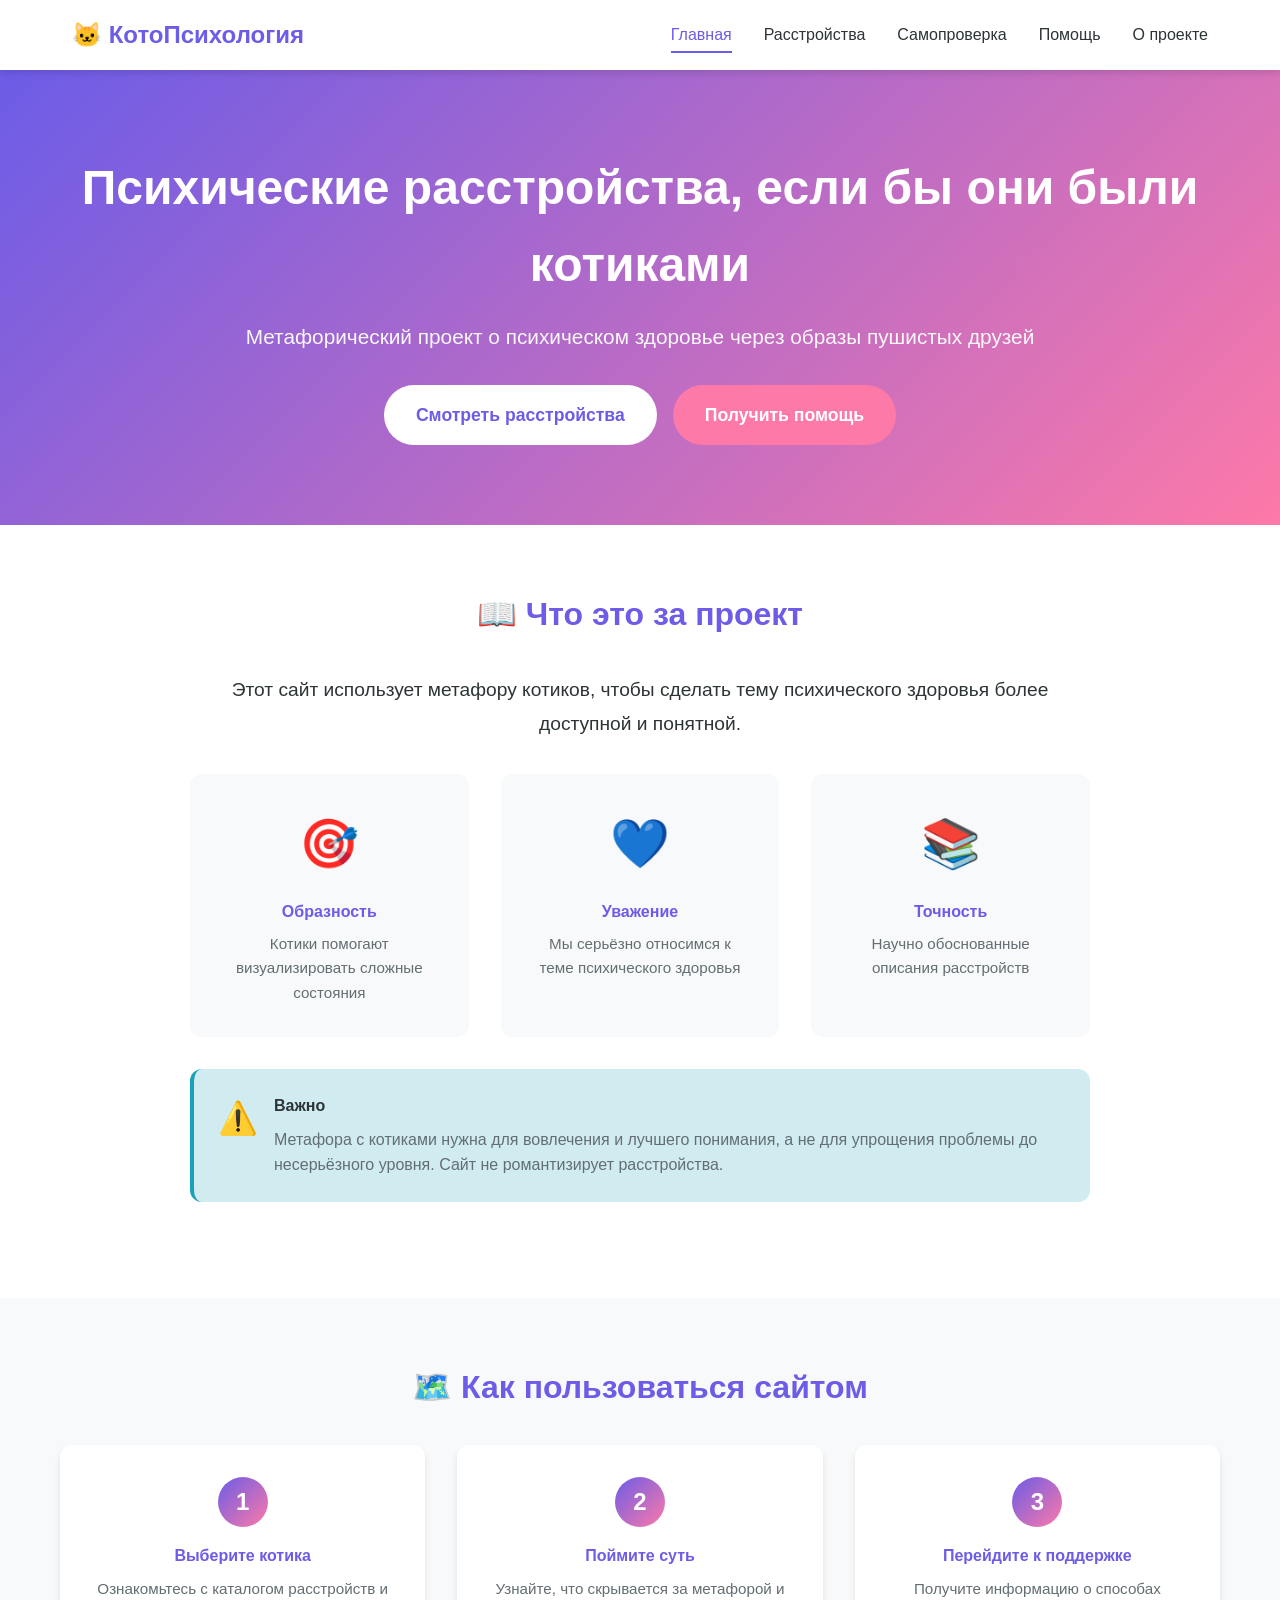
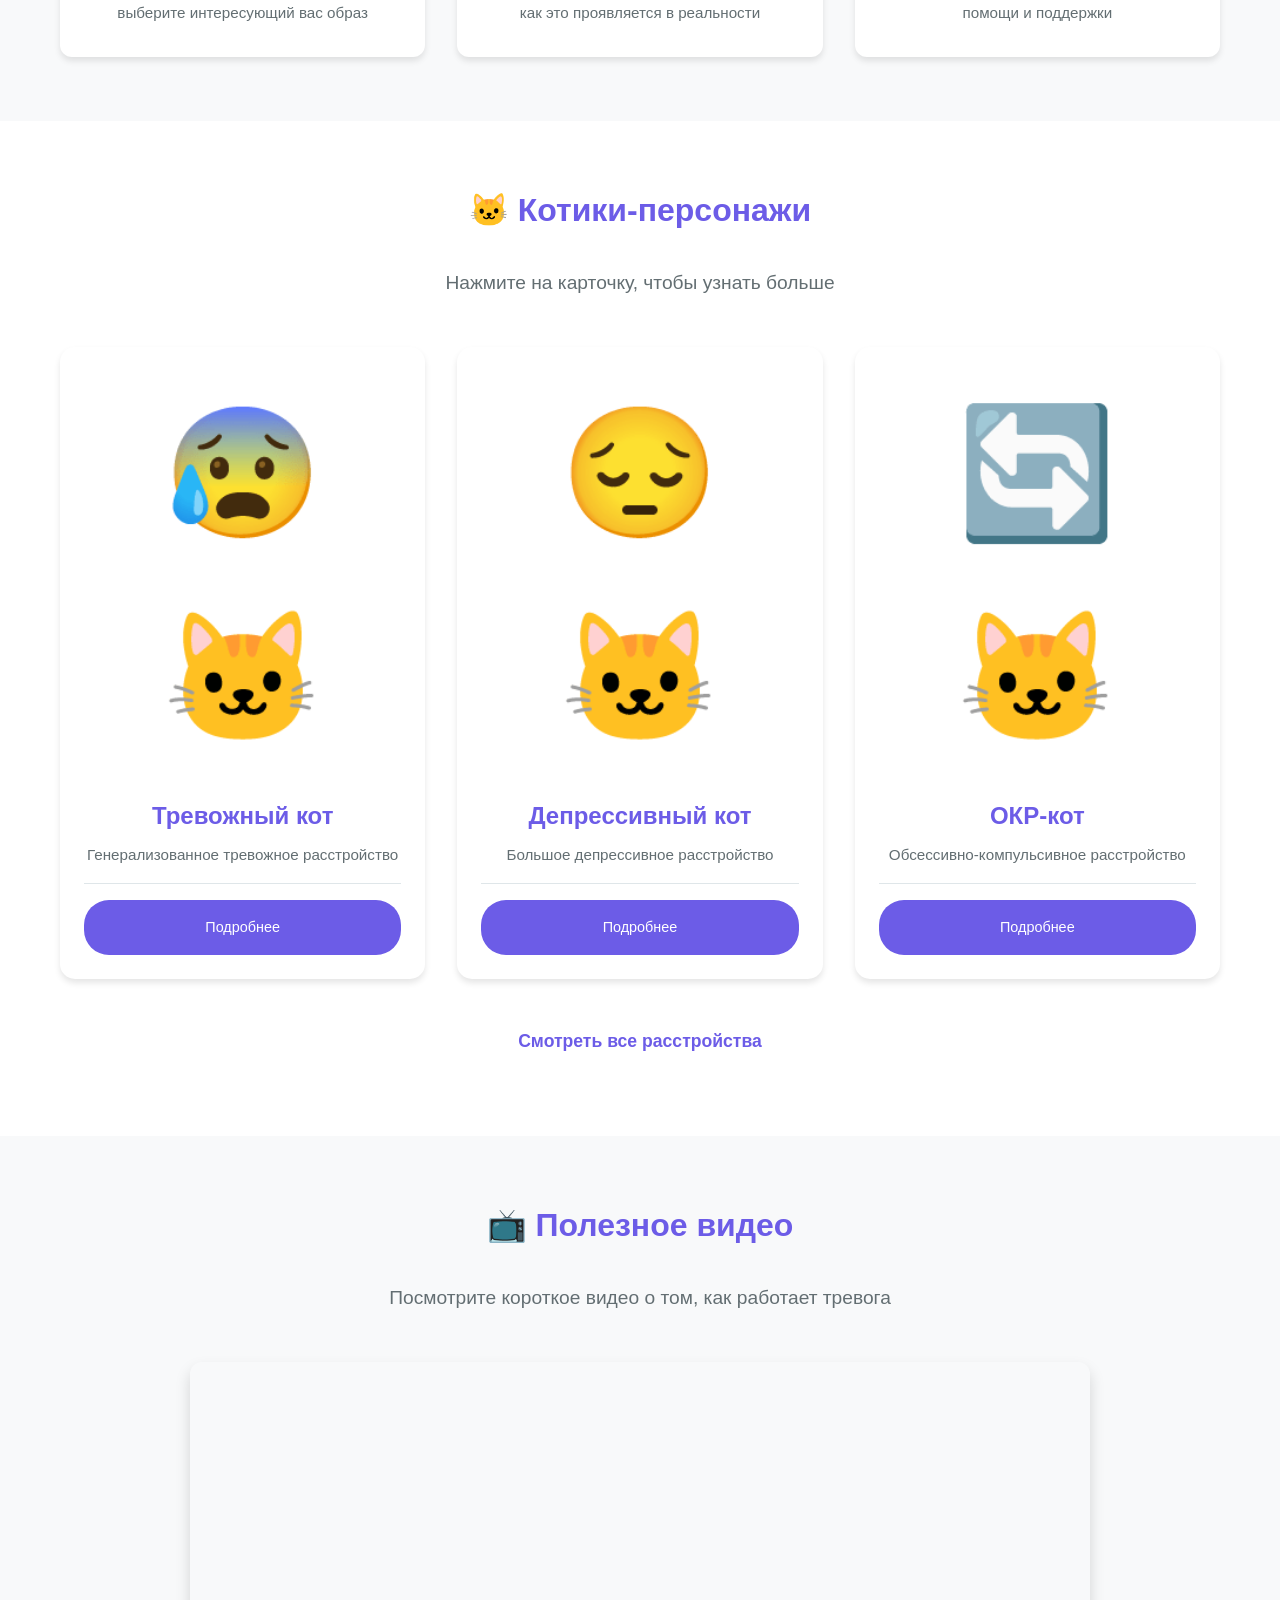
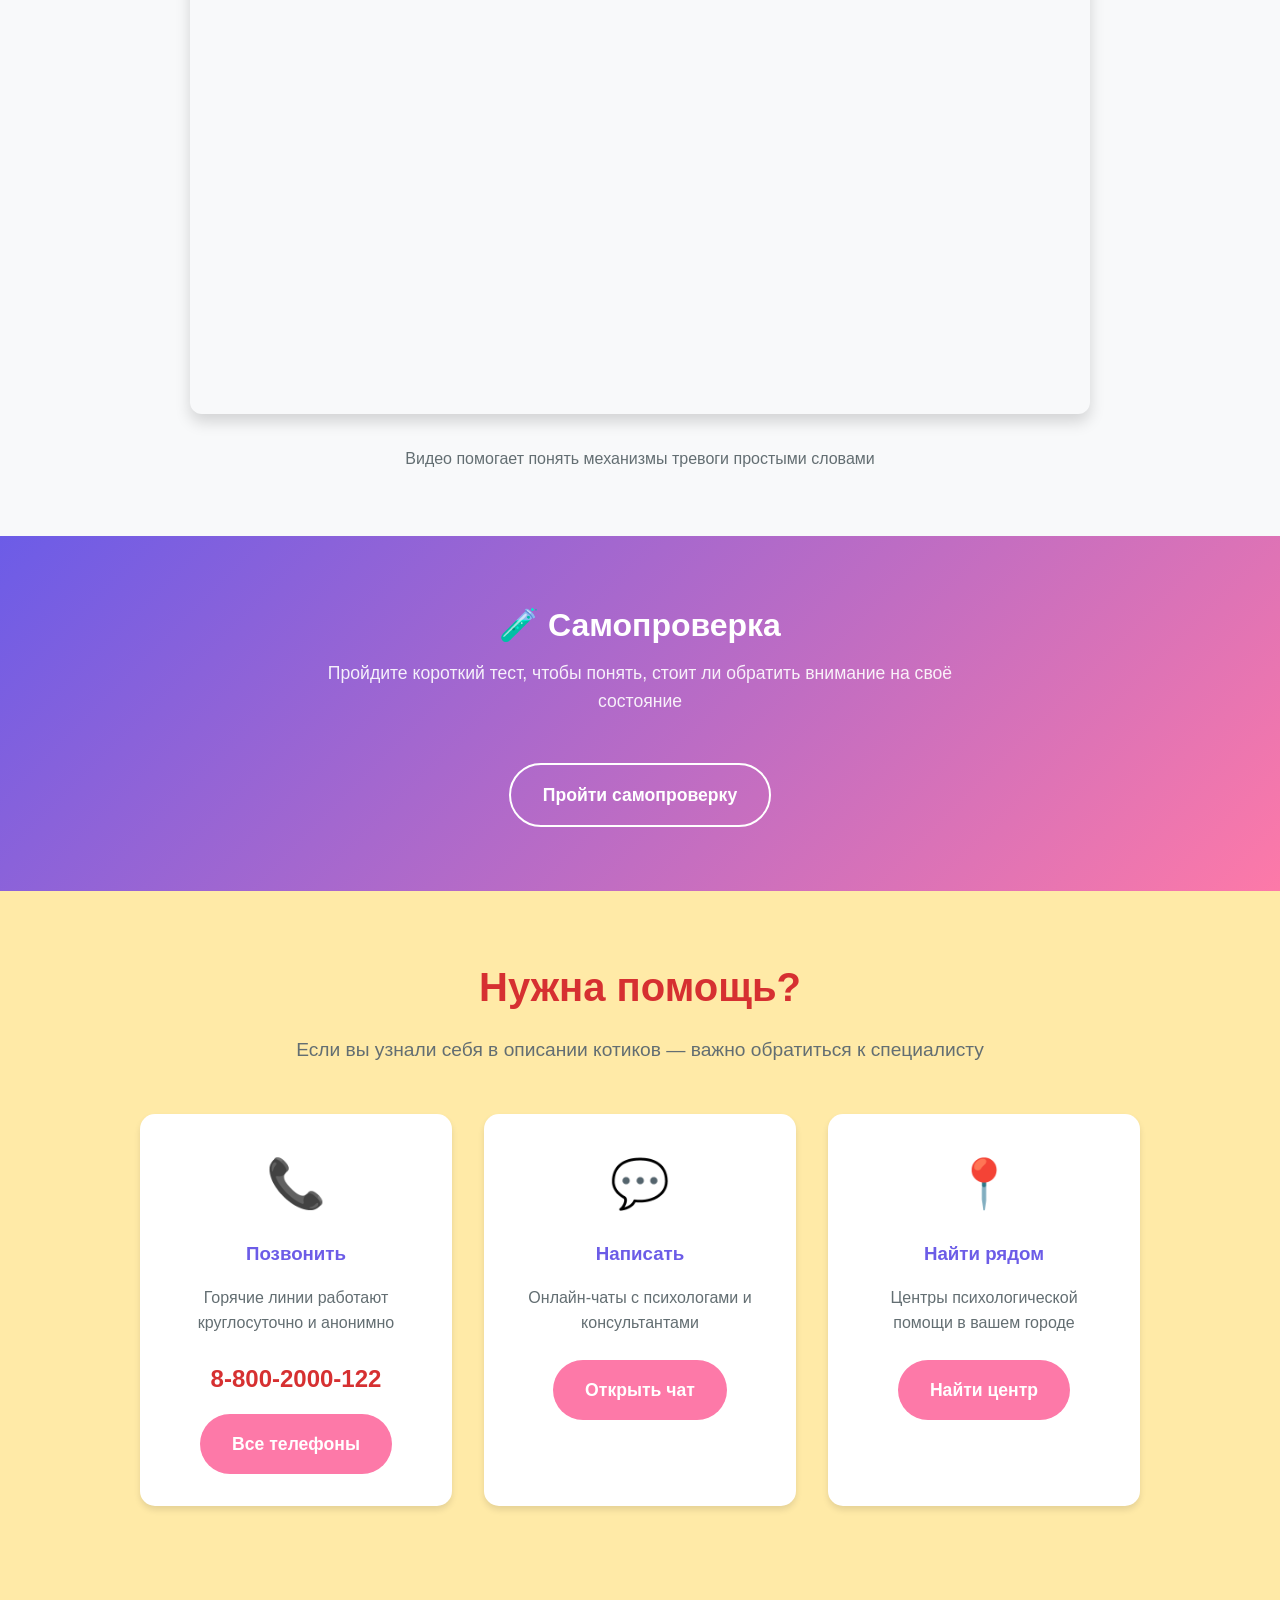
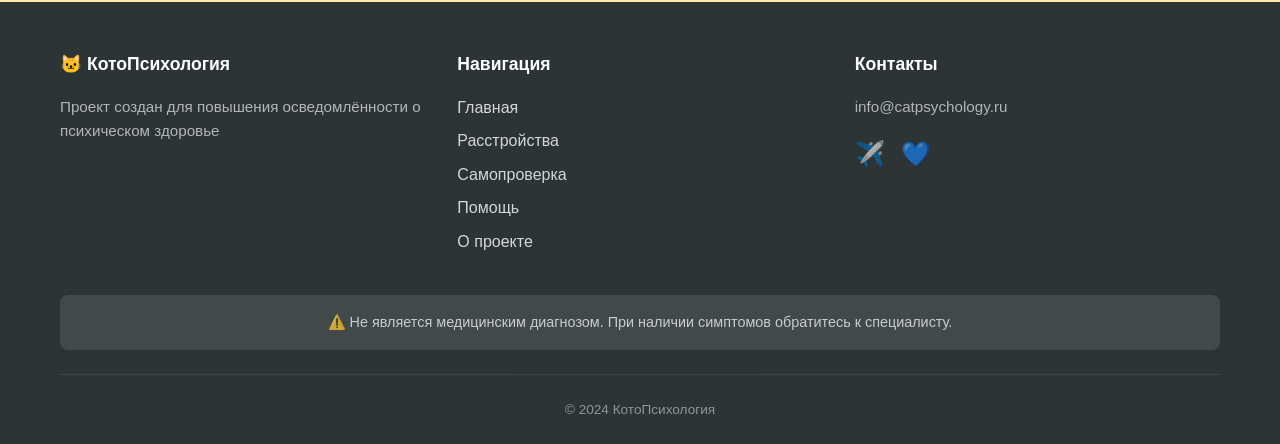
<file: index.html>
<!DOCTYPE html>
<html lang="ru">
<head>
    <meta charset="UTF-8">
    <meta name="viewport" content="width=device-width, initial-scale=1.0">
    <title>КотоПсихология — Психические расстройства в образах котиков</title>
    <link rel="stylesheet" href="css/styles.css">
</head>
<body>
    <!-- Навигация -->
    <header>
        <nav>
            <a href="index.html" class="logo">🐱 КотоПсихология</a>
            <ul class="nav-links">
                <li><a href="index.html">Главная</a></li>
                <li><a href="conditions.html">Расстройства</a></li>
                <li><a href="test.html">Самопроверка</a></li>
                <li><a href="help.html">Помощь</a></li>
                <li><a href="about.html">О проекте</a></li>
            </ul>
            <div class="hamburger">
                <span></span>
                <span></span>
                <span></span>
            </div>
        </nav>
    </header>

    <!-- Hero блок -->
    <section class="hero">
        <div class="container">
            <h1>Психические расстройства, если бы они были котиками</h1>
            <p>Метафорический проект о психическом здоровье через образы пушистых друзей</p>
            <div class="hero-buttons">
                <a href="conditions.html" class="btn btn-primary">Смотреть расстройства</a>
                <a href="help.html" class="btn btn-accent">Получить помощь</a>
            </div>
        </div>
    </section>

    <!-- О проекте -->
    <section class="section-white">
        <div class="container">
            <h2 class="section-title-with-icon">📖 Что это за проект</h2>
            <div class="about-content">
                <p class="lead-text">Этот сайт использует метафору котиков, чтобы сделать тему психического здоровья более доступной и понятной.</p>
                
                <div class="features-grid">
                    <div class="feature-card">
                        <div class="feature-icon">🎯</div>
                        <h4>Образность</h4>
                        <p>Котики помогают визуализировать сложные состояния</p>
                    </div>
                    <div class="feature-card">
                        <div class="feature-icon">💙</div>
                        <h4>Уважение</h4>
                        <p>Мы серьёзно относимся к теме психического здоровья</p>
                    </div>
                    <div class="feature-card">
                        <div class="feature-icon">📚</div>
                        <h4>Точность</h4>
                        <p>Научно обоснованные описания расстройств</p>
                    </div>
                </div>

                <div class="info-box info-box-info">
                    <div class="info-box-icon">⚠️</div>
                    <div class="info-box-content">
                        <h4>Важно</h4>
                        <p>Метафора с котиками нужна для вовлечения и лучшего понимания, а не для упрощения проблемы до несерьёзного уровня. Сайт не романтизирует расстройства.</p>
                    </div>
                </div>
            </div>
        </div>
    </section>

    <!-- Как пользоваться сайтом -->
    <section class="section-gray">
        <div class="container">
            <h2 class="section-title-with-icon">🗺️ Как пользоваться сайтом</h2>
            
            <div class="steps-grid">
                <div class="step-card">
                    <div class="step-number">1</div>
                    <h4>Выберите котика</h4>
                    <p>Ознакомьтесь с каталогом расстройств и выберите интересующий вас образ</p>
                </div>
                
                <div class="step-card">
                    <div class="step-number">2</div>
                    <h4>Поймите суть</h4>
                    <p>Узнайте, что скрывается за метафорой и как это проявляется в реальности</p>
                </div>
                
                <div class="step-card">
                    <div class="step-number">3</div>
                    <h4>Перейдите к поддержке</h4>
                    <p>Получите информацию о способах помощи и поддержки</p>
                </div>
            </div>
        </div>
    </section>

    <!-- Превью расстройств -->
    <section class="section-white">
        <div class="container">
            <h2 class="section-title-with-icon">🐱 Котики-персонажи</h2>
            <p class="section-subtitle">Нажмите на карточку, чтобы узнать больше</p>
            
            <div class="conditions-grid">
                <a href="condition-anxiety.html" class="condition-card">
                    <div class="condition-emoji">😰🐱</div>
                    <h3>Тревожный кот</h3>
                    <p>Генерализованное тревожное расстройство</p>
                    <div class="condition-details">
                        <p>Постоянно насторожен, шарахается от каждого шороха, не может расслабиться даже в безопасности</p>
                    </div>
                    <span class="toggle-btn">Подробнее</span>
                </a>
                
                <a href="condition-depression.html" class="condition-card">
                    <div class="condition-emoji">😔🐱</div>
                    <h3>Депрессивный кот</h3>
                    <p>Большое депрессивное расстройство</p>
                    <div class="condition-details">
                        <p>Потерял интерес к играм, много спит, избегает контактов, не реагирует на лакомства</p>
                    </div>
                    <span class="toggle-btn">Подробнее</span>
                </a>
                
                <a href="condition-ocd.html" class="condition-card">
                    <div class="condition-emoji">🔄🐱</div>
                    <h3>ОКР-кот</h3>
                    <p>Обсессивно-компульсивное расстройство</p>
                    <div class="condition-details">
                        <p>Вылизывается до залысин, ходит по одному маршруту, требует еду в определённой последовательности</p>
                    </div>
                    <span class="toggle-btn">Подробнее</span>
                </a>
            </div>
            
            <div style="text-align: center; margin-top: 2rem;">
                <a href="conditions.html" class="btn btn-primary">Смотреть все расстройства</a>
            </div>
        </div>
    </section>

    <!-- Живой контент - Видео -->
    <section class="section-gray">
        <div class="container">
            <h2 class="section-title-with-icon">📺 Полезное видео</h2>
            <p class="section-subtitle">Посмотрите короткое видео о том, как работает тревога</p>
            
            <div class="video-wrapper">
                <iframe 
                    src="https://www.youtube.com/embed/dQw4w9WgXcQ"
                    title="Understanding Anxiety"
                    frameborder="0" 
                    allow="accelerometer; autoplay; clipboard-write; encrypted-media; gyroscope; picture-in-picture" 
                    allowfullscreen>
                </iframe>
            </div>
            <p style="text-align: center; margin-top: 1rem; color: var(--text-light);">
                Видео помогает понять механизмы тревоги простыми словами
            </p>
        </div>
    </section>

    <!-- Блок самопроверки -->
    <section class="section-accent">
        <div class="container">
            <h2 class="section-title-light">🧪 Самопроверка</h2>
            <p class="section-subtitle-light">Пройдите короткий тест, чтобы понять, стоит ли обратить внимание на своё состояние</p>
            <div style="text-align: center;">
                <a href="test.html" class="btn btn-outline-light">Пройти самопроверку</a>
            </div>
        </div>
    </section>

    <!-- Сильный блок помощи -->
    <section class="help-section">
        <div class="container">
            <h2 class="section-title">Нужна помощь?</h2>
            <p class="section-subtitle">Если вы узнали себя в описании котиков — важно обратиться к специалисту</p>
            
            <div class="help-cards">
                <div class="help-card">
                    <div class="help-icon">📞</div>
                    <h3>Позвонить</h3>
                    <p>Горячие линии работают круглосуточно и анонимно</p>
                    <a href="tel:88002000122" class="help-phone">8-800-2000-122</a>
                    <a href="help.html" class="btn btn-accent">Все телефоны</a>
                </div>
                
                <div class="help-card">
                    <div class="help-icon">💬</div>
                    <h3>Написать</h3>
                    <p>Онлайн-чаты с психологами и консультантами</p>
                    <a href="help.html" class="btn btn-accent">Открыть чат</a>
                </div>
                
                <div class="help-card">
                    <div class="help-icon">📍</div>
                    <h3>Найти рядом</h3>
                    <p>Центры психологической помощи в вашем городе</p>
                    <a href="help.html" class="btn btn-accent">Найти центр</a>
                </div>
            </div>
        </div>
    </section>

    <!-- Footer -->
    <footer>
        <div class="container">
            <div class="footer-content">
                <div class="footer-col">
                    <h4>🐱 КотоПсихология</h4>
                    <p>Проект создан для повышения осведомлённости о психическом здоровье</p>
                </div>
                <div class="footer-col">
                    <h4>Навигация</h4>
                    <ul>
                        <li><a href="index.html">Главная</a></li>
                        <li><a href="conditions.html">Расстройства</a></li>
                        <li><a href="test.html">Самопроверка</a></li>
                        <li><a href="help.html">Помощь</a></li>
                        <li><a href="about.html">О проекте</a></li>
                    </ul>
                </div>
                <div class="footer-col">
                    <h4>Контакты</h4>
                    <p>info@catpsychology.ru</p>
                    <div class="social-links">
                        <a href="#" aria-label="Telegram">✈️</a>
                        <a href="#" aria-label="ВКонтакте">💙</a>
                    </div>
                </div>
            </div>
            <div class="footer-warning">
                <p>⚠️ Не является медицинским диагнозом. При наличии симптомов обратитесь к специалисту.</p>
            </div>
            <p class="footer-copyright">© 2024 КотоПсихология</p>
        </div>
    </footer>

    <!-- Кнопка наверх -->
    <button class="back-to-top" aria-label="Вернуться наверх">↑</button>

    <script src="js/script.js"></script>
</body>
</html>
</file>
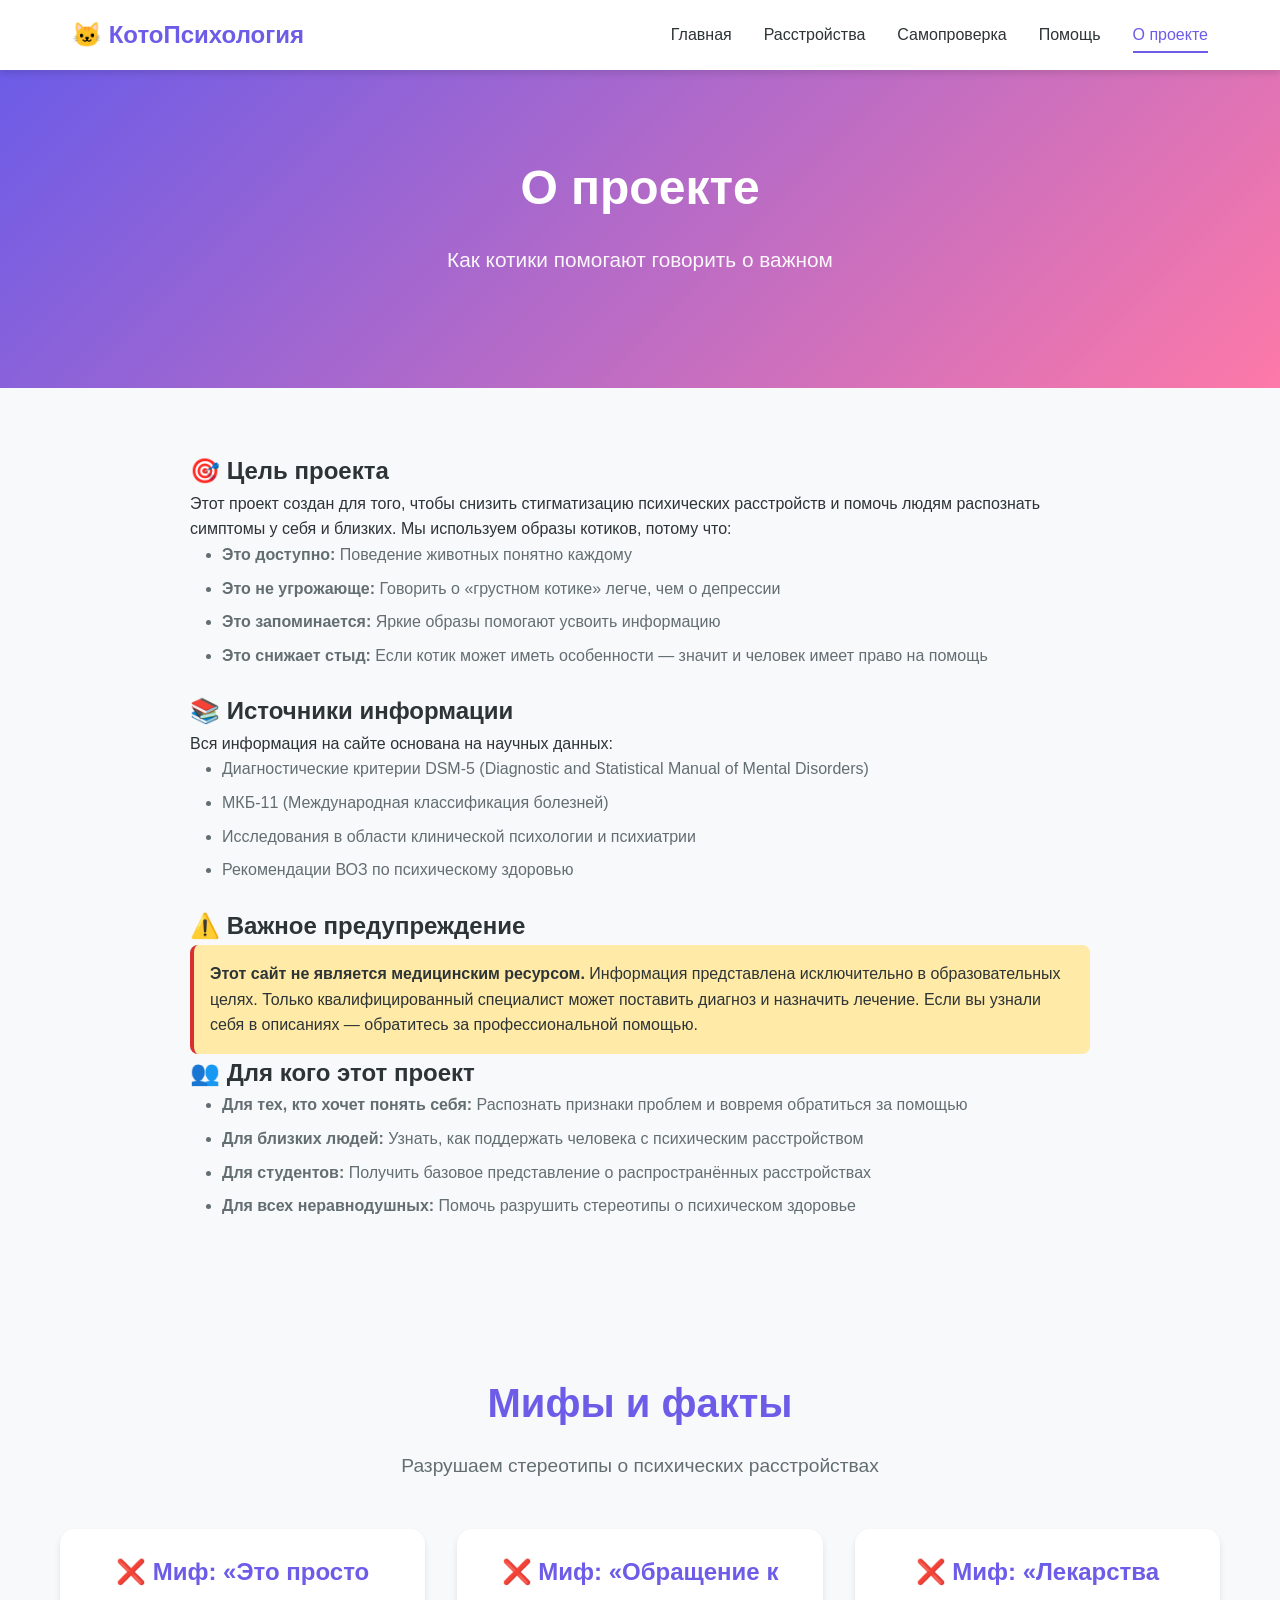
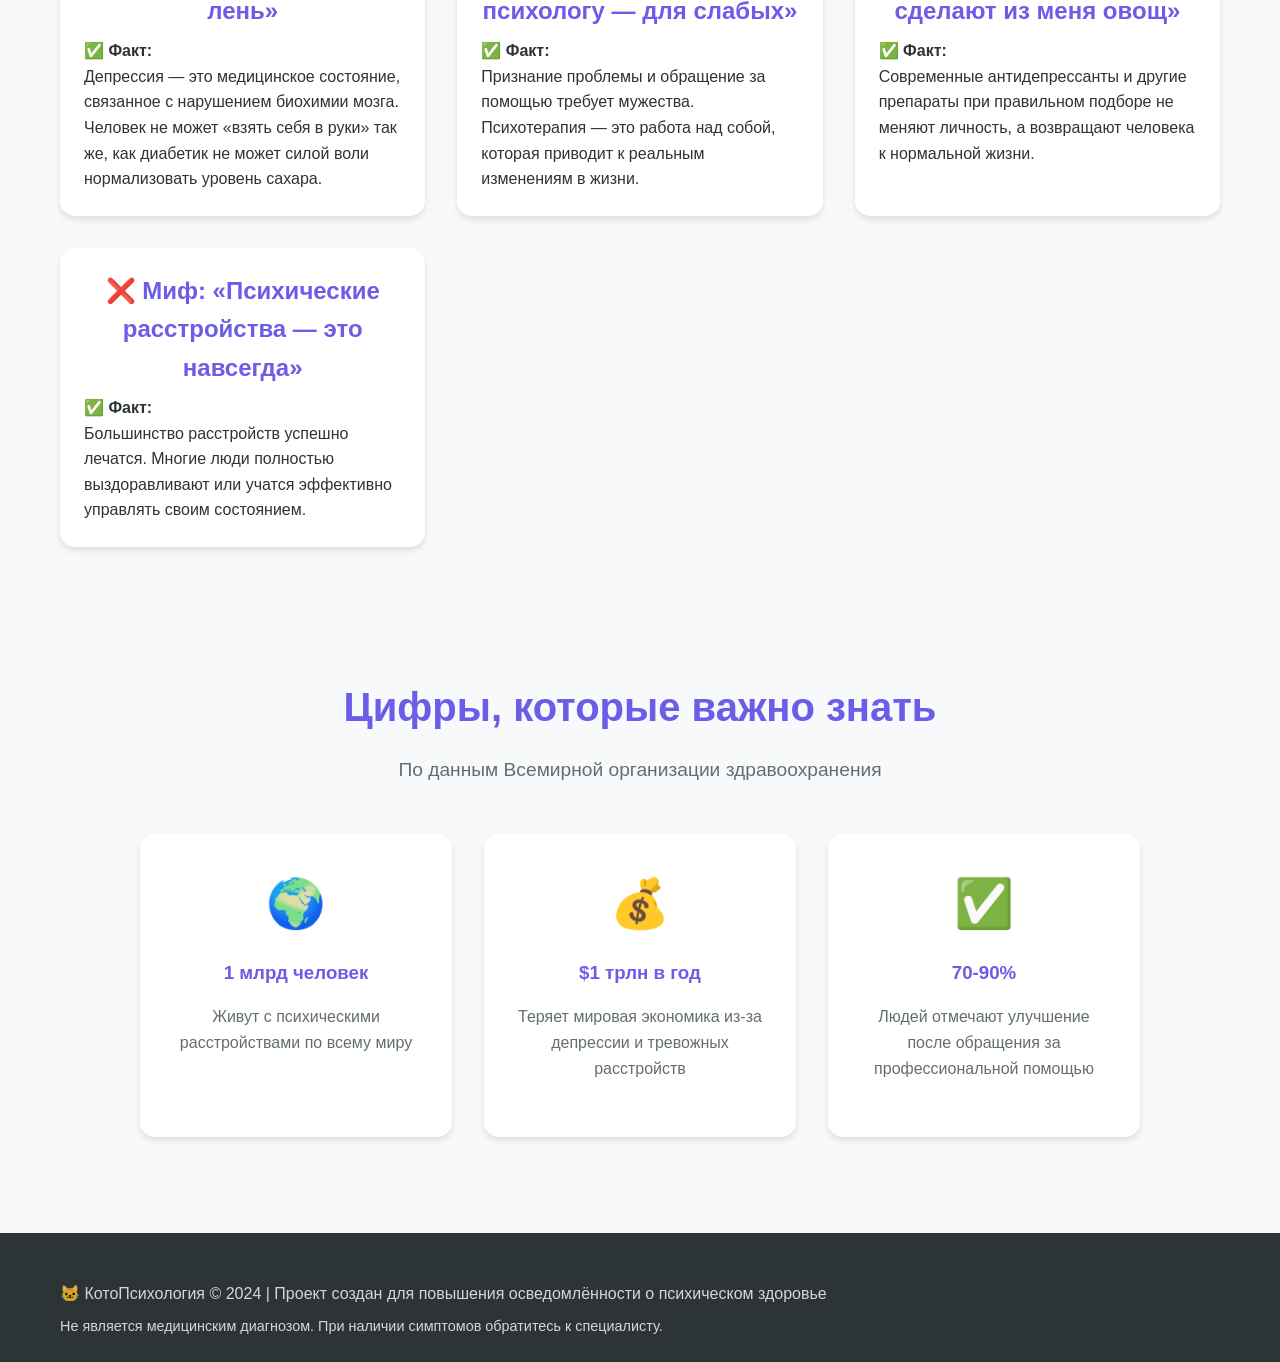
<file: about.html>
<!DOCTYPE html>
<html lang="ru">
<head>
    <meta charset="UTF-8">
    <meta name="viewport" content="width=device-width, initial-scale=1.0">
    <title>О проекте | КотоПсихология</title>
    <link rel="stylesheet" href="css/styles.css">
</head>
<body>
    <!-- Навигация -->
    <header>
        <nav>
            <a href="index.html" class="logo">🐱 КотоПсихология</a>
            <ul class="nav-links">
                <li><a href="index.html">Главная</a></li>
                <li><a href="conditions.html">Расстройства</a></li>
                <li><a href="test.html">Самопроверка</a></li>
                <li><a href="help.html">Помощь</a></li>
                <li><a href="about.html">О проекте</a></li>
            </ul>
            <div class="hamburger">
                <span></span>
                <span></span>
                <span></span>
            </div>
        </nav>
    </header>

    <!-- Hero блок -->
    <section class="hero">
        <div class="container">
            <h1>О проекте</h1>
            <p>Как котики помогают говорить о важном</p>
        </div>
    </section>

    <!-- Основная информация -->
    <section id="about-main">
        <div class="container">
            <div class="about-content">
                <h2>🎯 Цель проекта</h2>
                <p>Этот проект создан для того, чтобы снизить стигматизацию психических расстройств и помочь людям распознать симптомы у себя и близких. Мы используем образы котиков, потому что:</p>
                <ul>
                    <li><strong>Это доступно:</strong> Поведение животных понятно каждому</li>
                    <li><strong>Это не угрожающе:</strong> Говорить о «грустном котике» легче, чем о депрессии</li>
                    <li><strong>Это запоминается:</strong> Яркие образы помогают усвоить информацию</li>
                    <li><strong>Это снижает стыд:</strong> Если котик может иметь особенности — значит и человек имеет право на помощь</li>
                </ul>

                <h2>📚 Источники информации</h2>
                <p>Вся информация на сайте основана на научных данных:</p>
                <ul>
                    <li>Диагностические критерии DSM-5 (Diagnostic and Statistical Manual of Mental Disorders)</li>
                    <li>МКБ-11 (Международная классификация болезней)</li>
                    <li>Исследования в области клинической психологии и психиатрии</li>
                    <li>Рекомендации ВОЗ по психическому здоровью</li>
                </ul>

                <h2>⚠️ Важное предупреждение</h2>
                <p style="background-color: var(--help-bg); padding: 1rem; border-radius: 8px; border-left: 4px solid var(--help-text);">
                    <strong>Этот сайт не является медицинским ресурсом.</strong> Информация представлена исключительно в образовательных целях. Только квалифицированный специалист может поставить диагноз и назначить лечение. Если вы узнали себя в описаниях — обратитесь за профессиональной помощью.
                </p>

                <h2>👥 Для кого этот проект</h2>
                <ul>
                    <li><strong>Для тех, кто хочет понять себя:</strong> Распознать признаки проблем и вовремя обратиться за помощью</li>
                    <li><strong>Для близких людей:</strong> Узнать, как поддержать человека с психическим расстройством</li>
                    <li><strong>Для студентов:</strong> Получить базовое представление о распространённых расстройствах</li>
                    <li><strong>Для всех неравнодушных:</strong> Помочь разрушить стереотипы о психическом здоровье</li>
                </ul>
            </div>
        </div>
    </section>

    <!-- Мифы и факты -->
    <section id="myths-facts" style="background-color: var(--bg-color);">
        <div class="container">
            <h2 class="section-title">Мифы и факты</h2>
            <p class="section-subtitle">Разрушаем стереотипы о психических расстройствах</p>
            
            <div class="conditions-grid" style="grid-template-columns: repeat(auto-fit, minmax(300px, 1fr));">
                <div class="condition-card" style="cursor: default;">
                    <div class="condition-content">
                        <h3>❌ Миф: «Это просто лень»</h3>
                        <div class="condition-meta">
                            <h4>✅ Факт:</h4>
                            <p>Депрессия — это медицинское состояние, связанное с нарушением биохимии мозга. Человек не может «взять себя в руки» так же, как диабетик не может силой воли нормализовать уровень сахара.</p>
                        </div>
                    </div>
                </div>

                <div class="condition-card" style="cursor: default;">
                    <div class="condition-content">
                        <h3>❌ Миф: «Обращение к психологу — для слабых»</h3>
                        <div class="condition-meta">
                            <h4>✅ Факт:</h4>
                            <p>Признание проблемы и обращение за помощью требует мужества. Психотерапия — это работа над собой, которая приводит к реальным изменениям в жизни.</p>
                        </div>
                    </div>
                </div>

                <div class="condition-card" style="cursor: default;">
                    <div class="condition-content">
                        <h3>❌ Миф: «Лекарства сделают из меня овощ»</h3>
                        <div class="condition-meta">
                            <h4>✅ Факт:</h4>
                            <p>Современные антидепрессанты и другие препараты при правильном подборе не меняют личность, а возвращают человека к нормальной жизни.</p>
                        </div>
                    </div>
                </div>

                <div class="condition-card" style="cursor: default;">
                    <div class="condition-content">
                        <h3>❌ Миф: «Психические расстройства — это навсегда»</h3>
                        <div class="condition-meta">
                            <h4>✅ Факт:</h4>
                            <p>Большинство расстройств успешно лечатся. Многие люди полностью выздоравливают или учатся эффективно управлять своим состоянием.</p>
                        </div>
                    </div>
                </div>
            </div>
        </div>
    </section>

    <!-- Статистика -->
    <section id="statistics">
        <div class="container">
            <h2 class="section-title">Цифры, которые важно знать</h2>
            <p class="section-subtitle">По данным Всемирной организации здравоохранения</p>
            
            <div class="help-cards">
                <div class="help-card" style="cursor: default;">
                    <div class="help-icon">🌍</div>
                    <h3>1 млрд человек</h3>
                    <p>Живут с психическими расстройствами по всему миру</p>
                </div>
                
                <div class="help-card" style="cursor: default;">
                    <div class="help-icon">💰</div>
                    <h3>$1 трлн в год</h3>
                    <p>Теряет мировая экономика из-за депрессии и тревожных расстройств</p>
                </div>
                
                <div class="help-card" style="cursor: default;">
                    <div class="help-icon">✅</div>
                    <h3>70-90%</h3>
                    <p>Людей отмечают улучшение после обращения за профессиональной помощью</p>
                </div>
            </div>
        </div>
    </section>

    <!-- Footer -->
    <footer>
        <div class="container">
            <p>🐱 КотоПсихология © 2024 | Проект создан для повышения осведомлённости о психическом здоровье</p>
            <p style="margin-top: 0.5rem; font-size: 0.9rem;">Не является медицинским диагнозом. При наличии симптомов обратитесь к специалисту.</p>
        </div>
    </footer>

    <script src="js/script.js"></script>
</body>
</html>
</file>
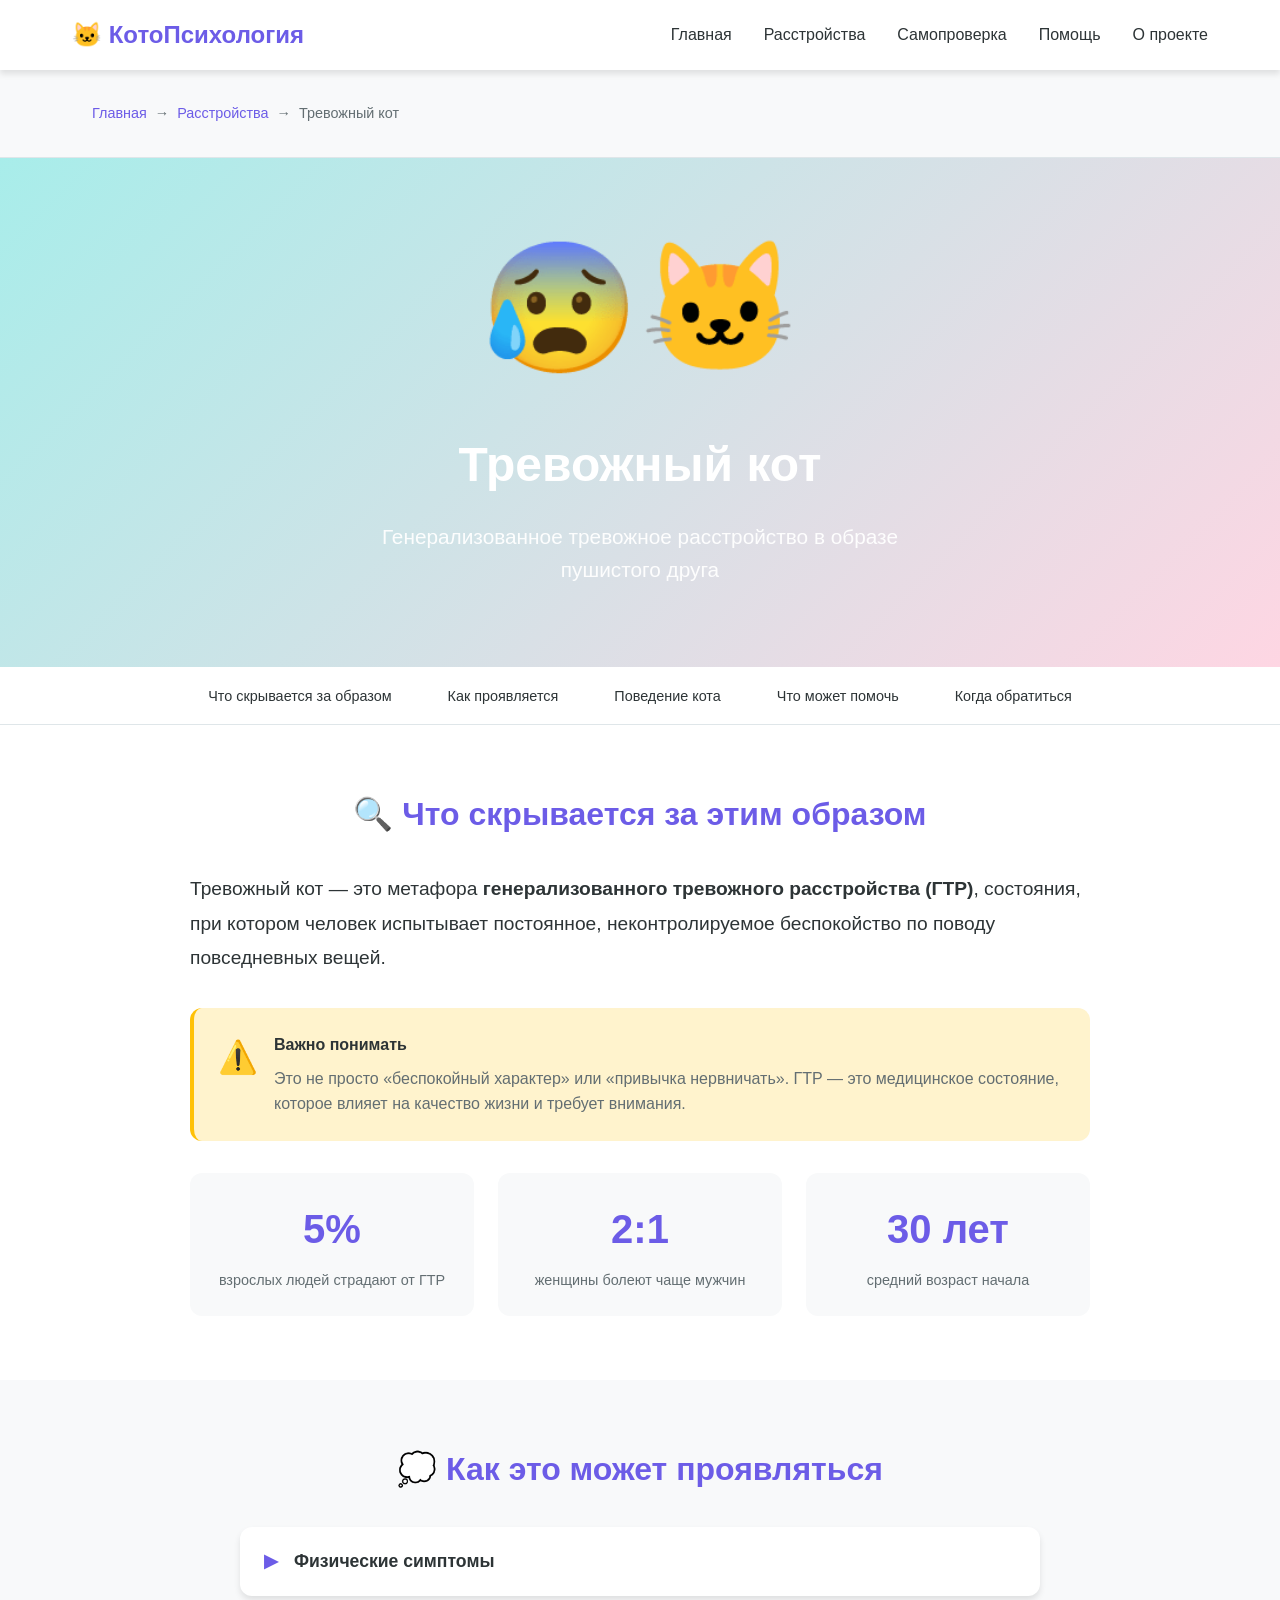
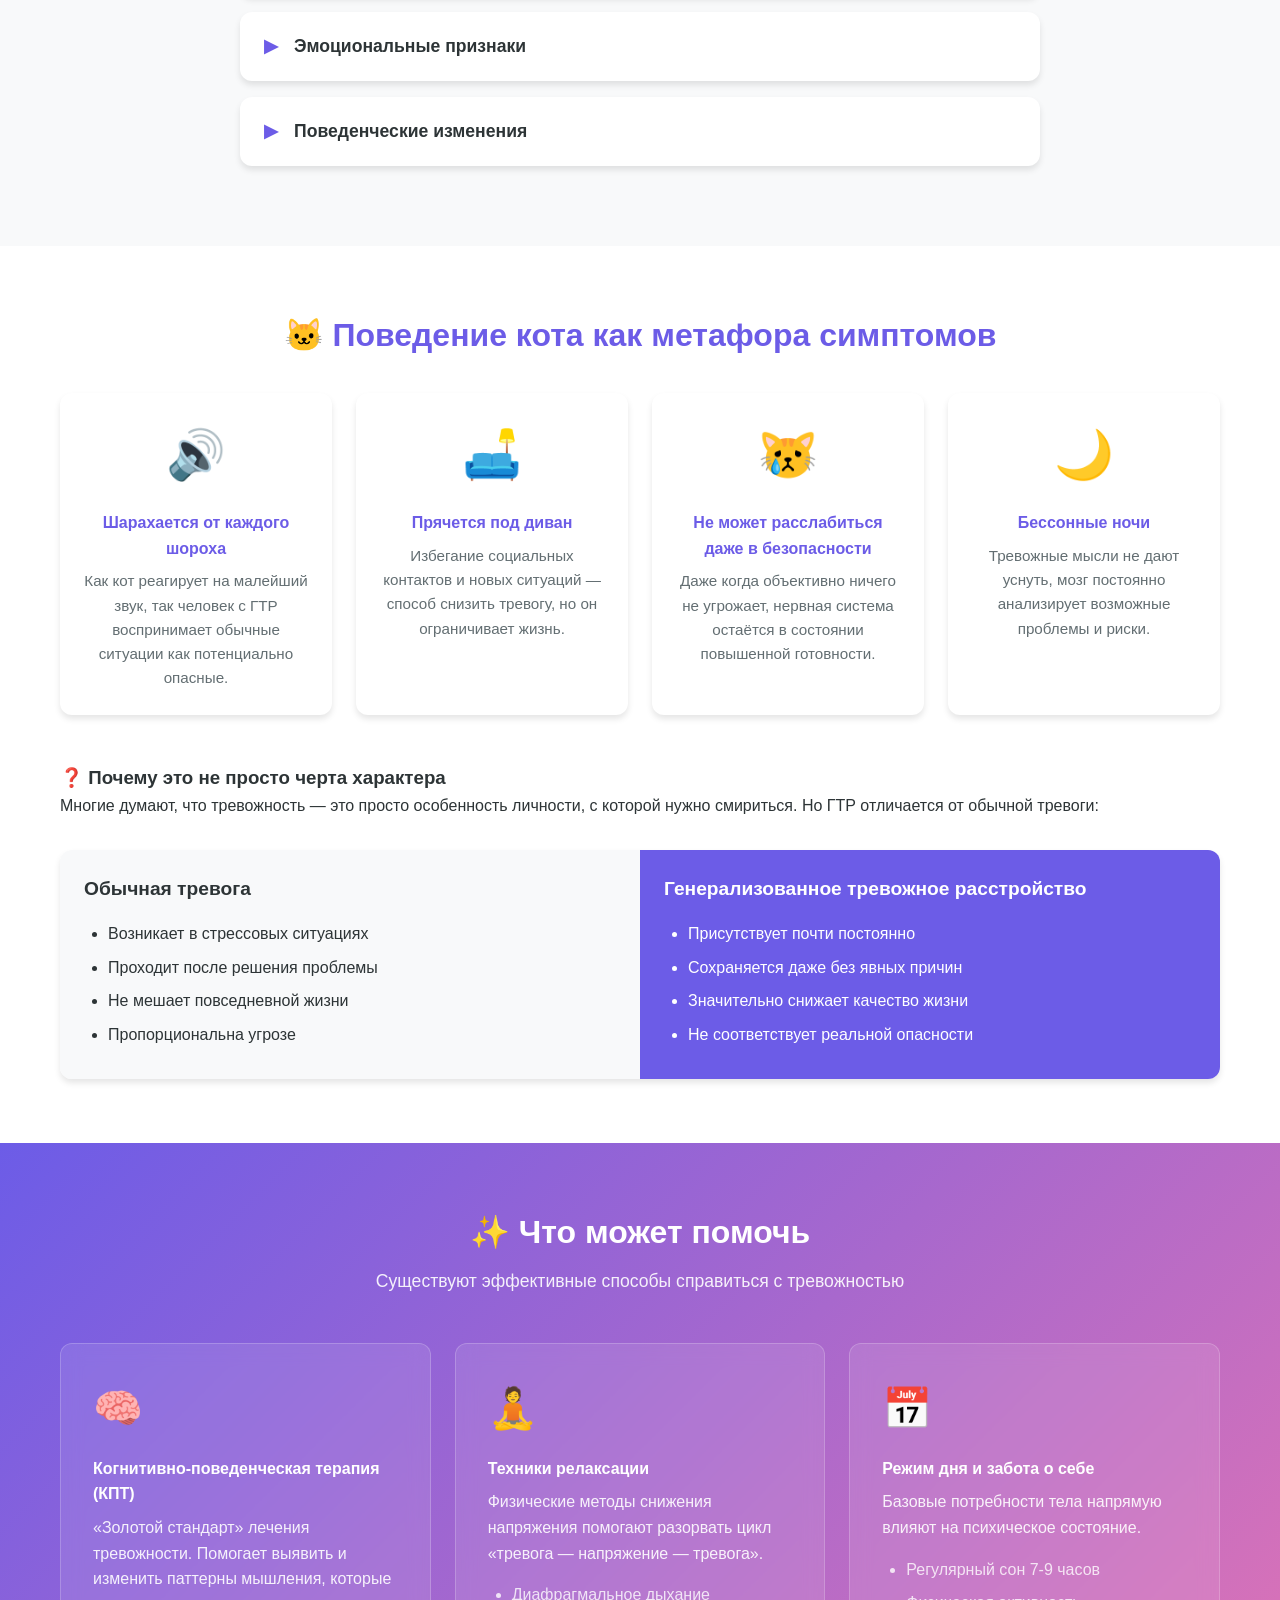
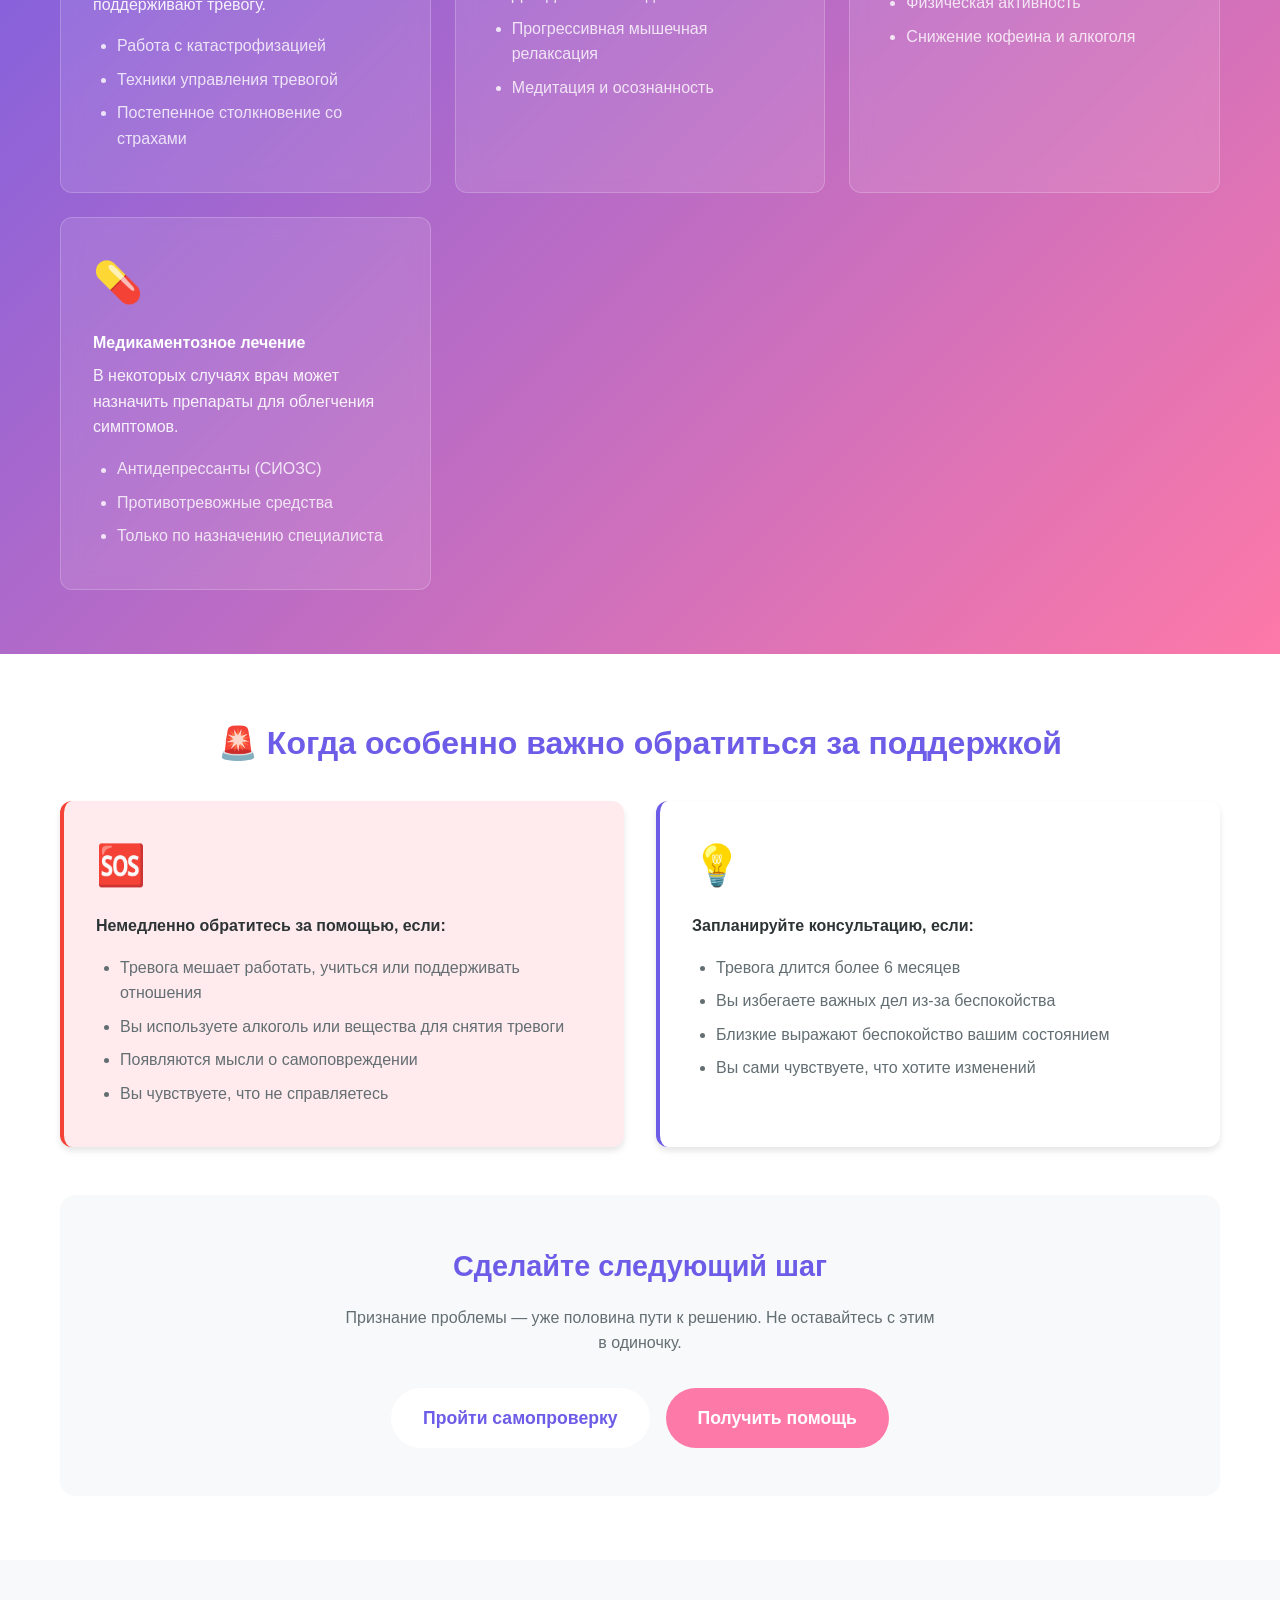
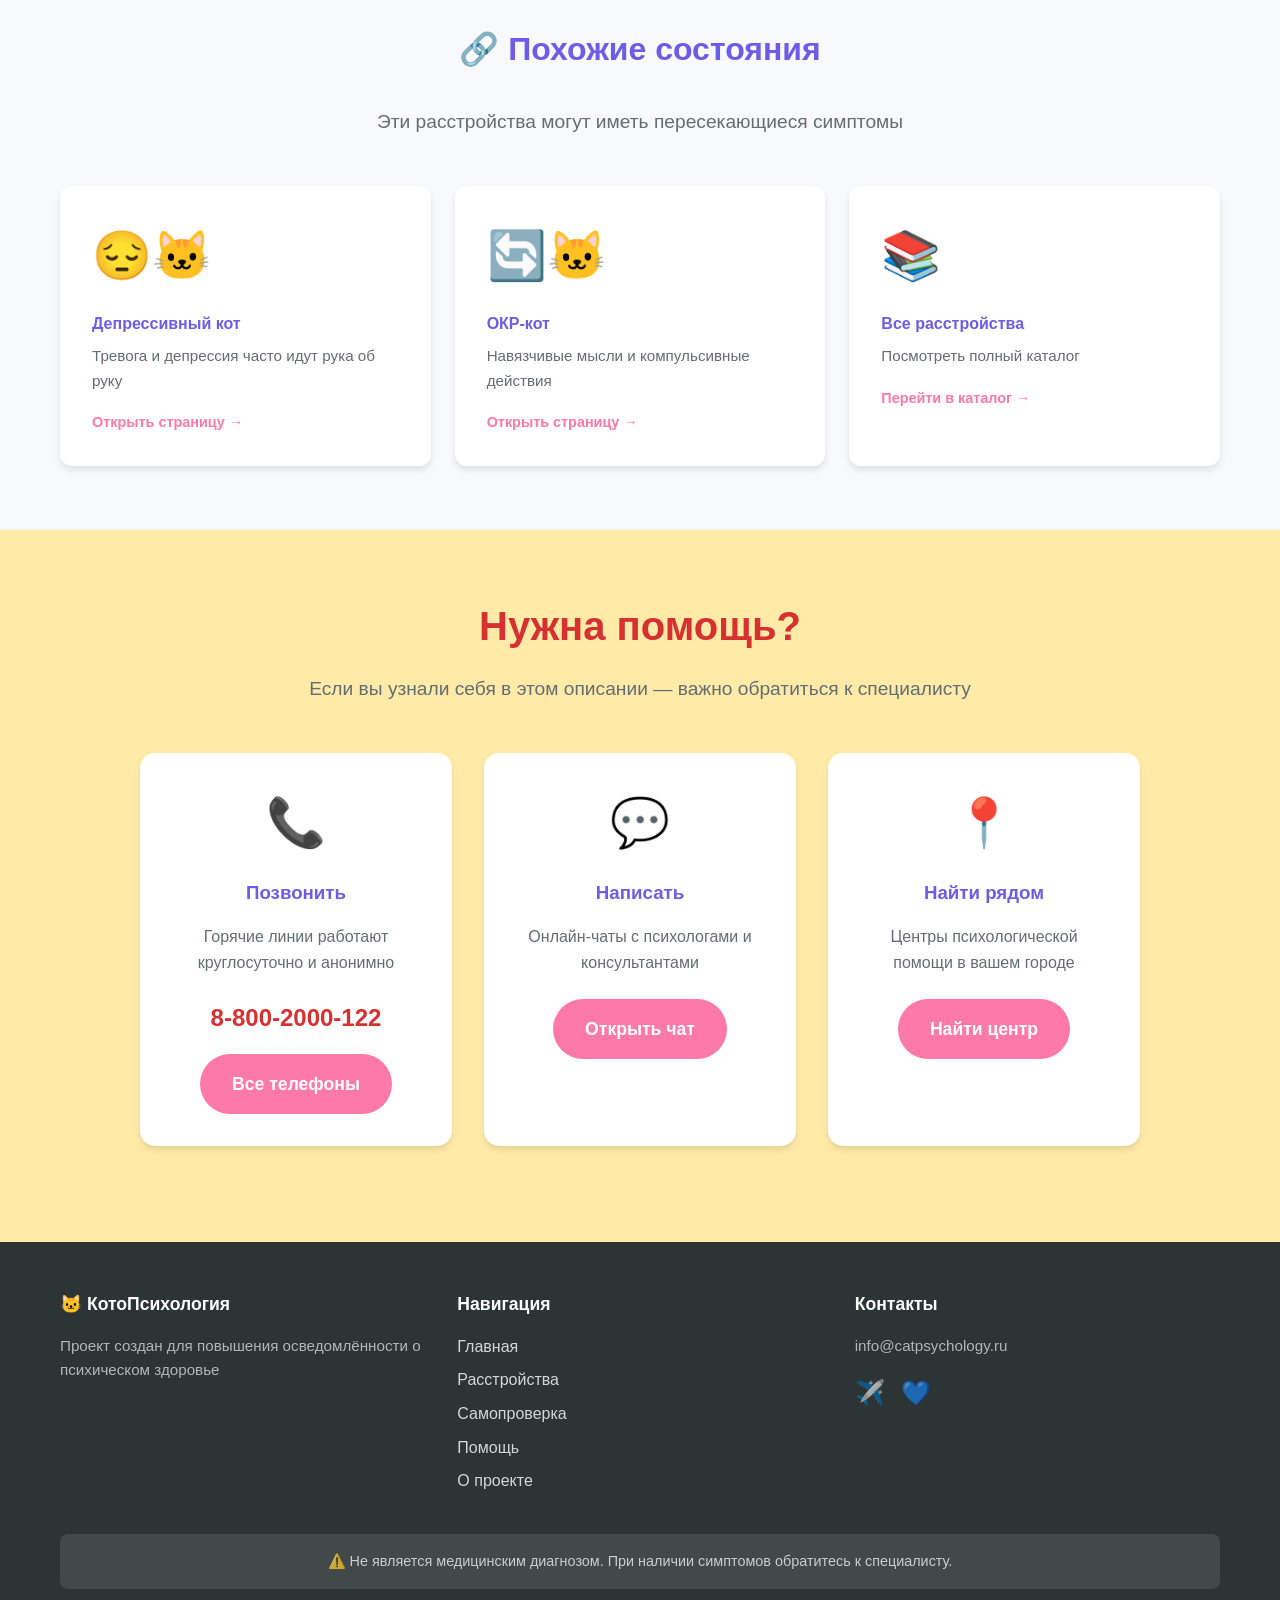
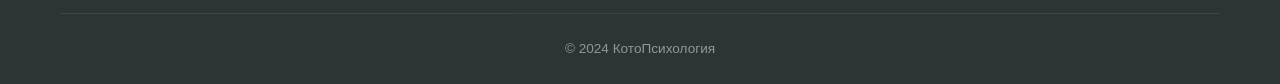
<file: condition-anxiety.html>
<!DOCTYPE html>
<html lang="ru">
<head>
    <meta charset="UTF-8">
    <meta name="viewport" content="width=device-width, initial-scale=1.0">
    <title>Тревожный кот | КотоПсихология</title>
    <link rel="stylesheet" href="css/styles.css">
</head>
<body>
    <!-- Навигация -->
    <header>
        <nav>
            <a href="index.html" class="logo">🐱 КотоПсихология</a>
            <ul class="nav-links">
                <li><a href="index.html">Главная</a></li>
                <li><a href="conditions.html">Расстройства</a></li>
                <li><a href="test.html">Самопроверка</a></li>
                <li><a href="help.html">Помощь</a></li>
                <li><a href="about.html">О проекте</a></li>
            </ul>
            <div class="hamburger">
                <span></span>
                <span></span>
                <span></span>
            </div>
        </nav>
    </header>

    <!-- Хлебные крошки -->
    <section class="breadcrumbs">
        <div class="container">
            <nav aria-label="Хлебные крошки">
                <ol>
                    <li><a href="index.html">Главная</a></li>
                    <li><a href="conditions.html">Расстройства</a></li>
                    <li><span aria-current="page">Тревожный кот</span></li>
                </ol>
            </nav>
        </div>
    </section>

    <!-- Hero блок -->
    <section class="hero hero-condition anxiety-hero">
        <div class="container">
            <div class="condition-hero-content">
                <div class="condition-emoji">😰🐱</div>
                <h1>Тревожный кот</h1>
                <p class="hero-subtitle">Генерализованное тревожное расстройство в образе пушистого друга</p>
            </div>
        </div>
    </section>

    <!-- Якорное меню -->
    <section class="anchor-nav">
        <div class="container">
            <ul class="anchor-list">
                <li><a href="#what-is-it">Что скрывается за образом</a></li>
                <li><a href="#symptoms">Как проявляется</a></li>
                <li><a href="#cat-behavior">Поведение кота</a></li>
                <li><a href="#what-helps">Что может помочь</a></li>
                <li><a href="#when-to-seek-help">Когда обратиться</a></li>
            </ul>
        </div>
    </section>

    <!-- Что скрывается за образом -->
    <section id="what-is-it" class="section-white">
        <div class="container">
            <div class="content-block">
                <h2 class="section-title-with-icon">🔍 Что скрывается за этим образом</h2>
                <p class="lead-text">Тревожный кот — это метафора <strong>генерализованного тревожного расстройства (ГТР)</strong>, состояния, при котором человек испытывает постоянное, неконтролируемое беспокойство по поводу повседневных вещей.</p>
                
                <div class="info-box info-box-warning">
                    <div class="info-box-icon">⚠️</div>
                    <div class="info-box-content">
                        <h4>Важно понимать</h4>
                        <p>Это не просто «беспокойный характер» или «привычка нервничать». ГТР — это медицинское состояние, которое влияет на качество жизни и требует внимания.</p>
                    </div>
                </div>

                <div class="stats-grid">
                    <div class="stat-card">
                        <div class="stat-number">5%</div>
                        <div class="stat-label">взрослых людей страдают от ГТР</div>
                    </div>
                    <div class="stat-card">
                        <div class="stat-number">2:1</div>
                        <div class="stat-label">женщины болеют чаще мужчин</div>
                    </div>
                    <div class="stat-card">
                        <div class="stat-number">30 лет</div>
                        <div class="stat-label">средний возраст начала</div>
                    </div>
                </div>
            </div>
        </div>
    </section>

    <!-- Как проявляется -->
    <section id="symptoms" class="section-gray">
        <div class="container">
            <h2 class="section-title-with-icon">💭 Как это может проявляться</h2>
            
            <div class="symptoms-accordion">
                <div class="accordion-item">
                    <button class="accordion-header" aria-expanded="false">
                        <span class="accordion-icon">▶</span>
                        <span>Физические симптомы</span>
                    </button>
                    <div class="accordion-content">
                        <ul>
                            <li>Учащённое сердцебиение, ощущение «сердце выпрыгивает»</li>
                            <li>Напряжение в мышцах, особенно в шее и плечах</li>
                            <li>Проблемы с пищеварением, тошнота, «бабочки в животе»</li>
                            <li>Потливость, дрожь в руках</li>
                            <li>Головные боли напряжения</li>
                            <li>Быстрая утомляемость</li>
                        </ul>
                    </div>
                </div>

                <div class="accordion-item">
                    <button class="accordion-header" aria-expanded="false">
                        <span class="accordion-icon">▶</span>
                        <span>Эмоциональные признаки</span>
                    </button>
                    <div class="accordion-content">
                        <ul>
                            <li>Постоянное беспокойство без очевидной причины</li>
                            <li>Чувство нервозности, невозможность расслабиться</li>
                            <li>Раздражительность, вспыльчивость</li>
                            <li>Трудности с концентрацией, «пустота в голове»</li>
                            <li>Нарушения сна, трудности с засыпанием</li>
                            <li>Ощущение надвигающейся опасности</li>
                        </ul>
                    </div>
                </div>

                <div class="accordion-item">
                    <button class="accordion-header" aria-expanded="false">
                        <span class="accordion-icon">▶</span>
                        <span>Поведенческие изменения</span>
                    </button>
                    <div class="accordion-content">
                        <ul>
                            <li>Избегание ситуаций, которые вызывают тревогу</li>
                            <li>Поиск постоянных заверений и поддержки у других</li>
                            <li>Прокрастинация из-за страха сделать ошибку</li>
                            <li>Перфекционизм как попытка контролировать всё</li>
                            <li>Социальная изоляция</li>
                        </ul>
                    </div>
                </div>
            </div>
        </div>
    </section>

    <!-- Поведение кота как метафора -->
    <section id="cat-behavior" class="section-white">
        <div class="container">
            <h2 class="section-title-with-icon">🐱 Поведение кота как метафора симптомов</h2>
            
            <div class="metaphor-grid">
                <div class="metaphor-card">
                    <div class="metaphor-emoji">🔊</div>
                    <h4>Шарахается от каждого шороха</h4>
                    <p>Как кот реагирует на малейший звук, так человек с ГТР воспринимает обычные ситуации как потенциально опасные.</p>
                </div>
                
                <div class="metaphor-card">
                    <div class="metaphor-emoji">🛋️</div>
                    <h4>Прячется под диван</h4>
                    <p>Избегание социальных контактов и новых ситуаций — способ снизить тревогу, но он ограничивает жизнь.</p>
                </div>
                
                <div class="metaphor-card">
                    <div class="metaphor-emoji">😿</div>
                    <h4>Не может расслабиться даже в безопасности</h4>
                    <p>Даже когда объективно ничего не угрожает, нервная система остаётся в состоянии повышенной готовности.</p>
                </div>
                
                <div class="metaphor-card">
                    <div class="metaphor-emoji">🌙</div>
                    <h4>Бессонные ночи</h4>
                    <p>Тревожные мысли не дают уснуть, мозг постоянно анализирует возможные проблемы и риски.</p>
                </div>
            </div>

            <div class="why-not-character">
                <h3>❓ Почему это не просто черта характера</h3>
                <p>Многие думают, что тревожность — это просто особенность личности, с которой нужно смириться. Но ГТР отличается от обычной тревоги:</p>
                <div class="comparison-table">
                    <div class="comparison-row">
                        <div class="comparison-col">
                            <strong>Обычная тревога</strong>
                            <ul>
                                <li>Возникает в стрессовых ситуациях</li>
                                <li>Проходит после решения проблемы</li>
                                <li>Не мешает повседневной жизни</li>
                                <li>Пропорциональна угрозе</li>
                            </ul>
                        </div>
                        <div class="comparison-col">
                            <strong>Генерализованное тревожное расстройство</strong>
                            <ul>
                                <li>Присутствует почти постоянно</li>
                                <li>Сохраняется даже без явных причин</li>
                                <li>Значительно снижает качество жизни</li>
                                <li>Не соответствует реальной опасности</li>
                            </ul>
                        </div>
                    </div>
                </div>
            </div>
        </div>
    </section>

    <!-- Что может помочь -->
    <section id="what-helps" class="section-accent">
        <div class="container">
            <h2 class="section-title-light">✨ Что может помочь</h2>
            <p class="section-subtitle-light">Существуют эффективные способы справиться с тревожностью</p>
            
            <div class="help-methods-grid">
                <div class="help-method-card">
                    <div class="method-icon">🧠</div>
                    <h4>Когнитивно-поведенческая терапия (КПТ)</h4>
                    <p>«Золотой стандарт» лечения тревожности. Помогает выявить и изменить паттерны мышления, которые поддерживают тревогу.</p>
                    <ul>
                        <li>Работа с катастрофизацией</li>
                        <li>Техники управления тревогой</li>
                        <li>Постепенное столкновение со страхами</li>
                    </ul>
                </div>
                
                <div class="help-method-card">
                    <div class="method-icon">🧘</div>
                    <h4>Техники релаксации</h4>
                    <p>Физические методы снижения напряжения помогают разорвать цикл «тревога — напряжение — тревога».</p>
                    <ul>
                        <li>Диафрагмальное дыхание</li>
                        <li>Прогрессивная мышечная релаксация</li>
                        <li>Медитация и осознанность</li>
                    </ul>
                </div>
                
                <div class="help-method-card">
                    <div class="method-icon">📅</div>
                    <h4>Режим дня и забота о себе</h4>
                    <p>Базовые потребности тела напрямую влияют на психическое состояние.</p>
                    <ul>
                        <li>Регулярный сон 7-9 часов</li>
                        <li>Физическая активность</li>
                        <li>Снижение кофеина и алкоголя</li>
                    </ul>
                </div>
                
                <div class="help-method-card">
                    <div class="method-icon">💊</div>
                    <h4>Медикаментозное лечение</h4>
                    <p>В некоторых случаях врач может назначить препараты для облегчения симптомов.</p>
                    <ul>
                        <li>Антидепрессанты (СИОЗС)</li>
                        <li>Противотревожные средства</li>
                        <li>Только по назначению специалиста</li>
                    </ul>
                </div>
            </div>
        </div>
    </section>

    <!-- Когда особенно важно обратиться -->
    <section id="when-to-seek-help" class="section-white">
        <div class="container">
            <h2 class="section-title-with-icon">🚨 Когда особенно важно обратиться за поддержкой</h2>
            
            <div class="warning-signs">
                <div class="warning-sign-card critical">
                    <div class="warning-icon">🆘</div>
                    <h4>Немедленно обратитесь за помощью, если:</h4>
                    <ul>
                        <li>Тревога мешает работать, учиться или поддерживать отношения</li>
                        <li>Вы используете алкоголь или вещества для снятия тревоги</li>
                        <li>Появляются мысли о самоповреждении</li>
                        <li>Вы чувствуете, что не справляетесь</li>
                    </ul>
                </div>
                
                <div class="warning-sign-card">
                    <div class="warning-icon">💡</div>
                    <h4>Запланируйте консультацию, если:</h4>
                    <ul>
                        <li>Тревога длится более 6 месяцев</li>
                        <li>Вы избегаете важных дел из-за беспокойства</li>
                        <li>Близкие выражают беспокойство вашим состоянием</li>
                        <li>Вы сами чувствуете, что хотите изменений</li>
                    </ul>
                </div>
            </div>

            <div class="cta-block">
                <h3>Сделайте следующий шаг</h3>
                <p>Признание проблемы — уже половина пути к решению. Не оставайтесь с этим в одиночку.</p>
                <div class="cta-buttons">
                    <a href="test.html" class="btn btn-primary">Пройти самопроверку</a>
                    <a href="help.html" class="btn btn-accent">Получить помощь</a>
                </div>
            </div>
        </div>
    </section>

    <!-- Похожие состояния -->
    <section class="section-gray similar-conditions">
        <div class="container">
            <h2 class="section-title-with-icon">🔗 Похожие состояния</h2>
            <p class="section-subtitle">Эти расстройства могут иметь пересекающиеся симптомы</p>
            
            <div class="similar-grid">
                <a href="condition-depression.html" class="similar-card">
                    <div class="similar-emoji">😔🐱</div>
                    <h4>Депрессивный кот</h4>
                    <p>Тревога и депрессия часто идут рука об руку</p>
                    <span class="similar-link">Открыть страницу →</span>
                </a>
                
                <a href="condition-ocd.html" class="similar-card">
                    <div class="similar-emoji">🔄🐱</div>
                    <h4>ОКР-кот</h4>
                    <p>Навязчивые мысли и компульсивные действия</p>
                    <span class="similar-link">Открыть страницу →</span>
                </a>
                
                <a href="conditions.html" class="similar-card">
                    <div class="similar-emoji">📚</div>
                    <h4>Все расстройства</h4>
                    <p>Посмотреть полный каталог</p>
                    <span class="similar-link">Перейти в каталог →</span>
                </a>
            </div>
        </div>
    </section>

    <!-- Блок помощи -->
    <section class="help-section">
        <div class="container">
            <h2 class="section-title">Нужна помощь?</h2>
            <p class="section-subtitle">Если вы узнали себя в этом описании — важно обратиться к специалисту</p>
            
            <div class="help-cards">
                <div class="help-card">
                    <div class="help-icon">📞</div>
                    <h3>Позвонить</h3>
                    <p>Горячие линии работают круглосуточно и анонимно</p>
                    <a href="tel:88002000122" class="help-phone">8-800-2000-122</a>
                    <a href="help.html" class="btn btn-accent">Все телефоны</a>
                </div>
                
                <div class="help-card">
                    <div class="help-icon">💬</div>
                    <h3>Написать</h3>
                    <p>Онлайн-чаты с психологами и консультантами</p>
                    <a href="help.html" class="btn btn-accent">Открыть чат</a>
                </div>
                
                <div class="help-card">
                    <div class="help-icon">📍</div>
                    <h3>Найти рядом</h3>
                    <p>Центры психологической помощи в вашем городе</p>
                    <a href="help.html" class="btn btn-accent">Найти центр</a>
                </div>
            </div>
        </div>
    </section>

    <!-- Footer -->
    <footer>
        <div class="container">
            <div class="footer-content">
                <div class="footer-col">
                    <h4>🐱 КотоПсихология</h4>
                    <p>Проект создан для повышения осведомлённости о психическом здоровье</p>
                </div>
                <div class="footer-col">
                    <h4>Навигация</h4>
                    <ul>
                        <li><a href="index.html">Главная</a></li>
                        <li><a href="conditions.html">Расстройства</a></li>
                        <li><a href="test.html">Самопроверка</a></li>
                        <li><a href="help.html">Помощь</a></li>
                        <li><a href="about.html">О проекте</a></li>
                    </ul>
                </div>
                <div class="footer-col">
                    <h4>Контакты</h4>
                    <p>info@catpsychology.ru</p>
                    <div class="social-links">
                        <a href="#" aria-label="Telegram">✈️</a>
                        <a href="#" aria-label="ВКонтакте">💙</a>
                    </div>
                </div>
            </div>
            <div class="footer-warning">
                <p>⚠️ Не является медицинским диагнозом. При наличии симптомов обратитесь к специалисту.</p>
            </div>
            <p class="footer-copyright">© 2024 КотоПсихология</p>
        </div>
    </footer>

    <!-- Кнопка наверх -->
    <button class="back-to-top" aria-label="Вернуться наверх">↑</button>

    <script src="js/script.js"></script>
</body>
</html>
</file>
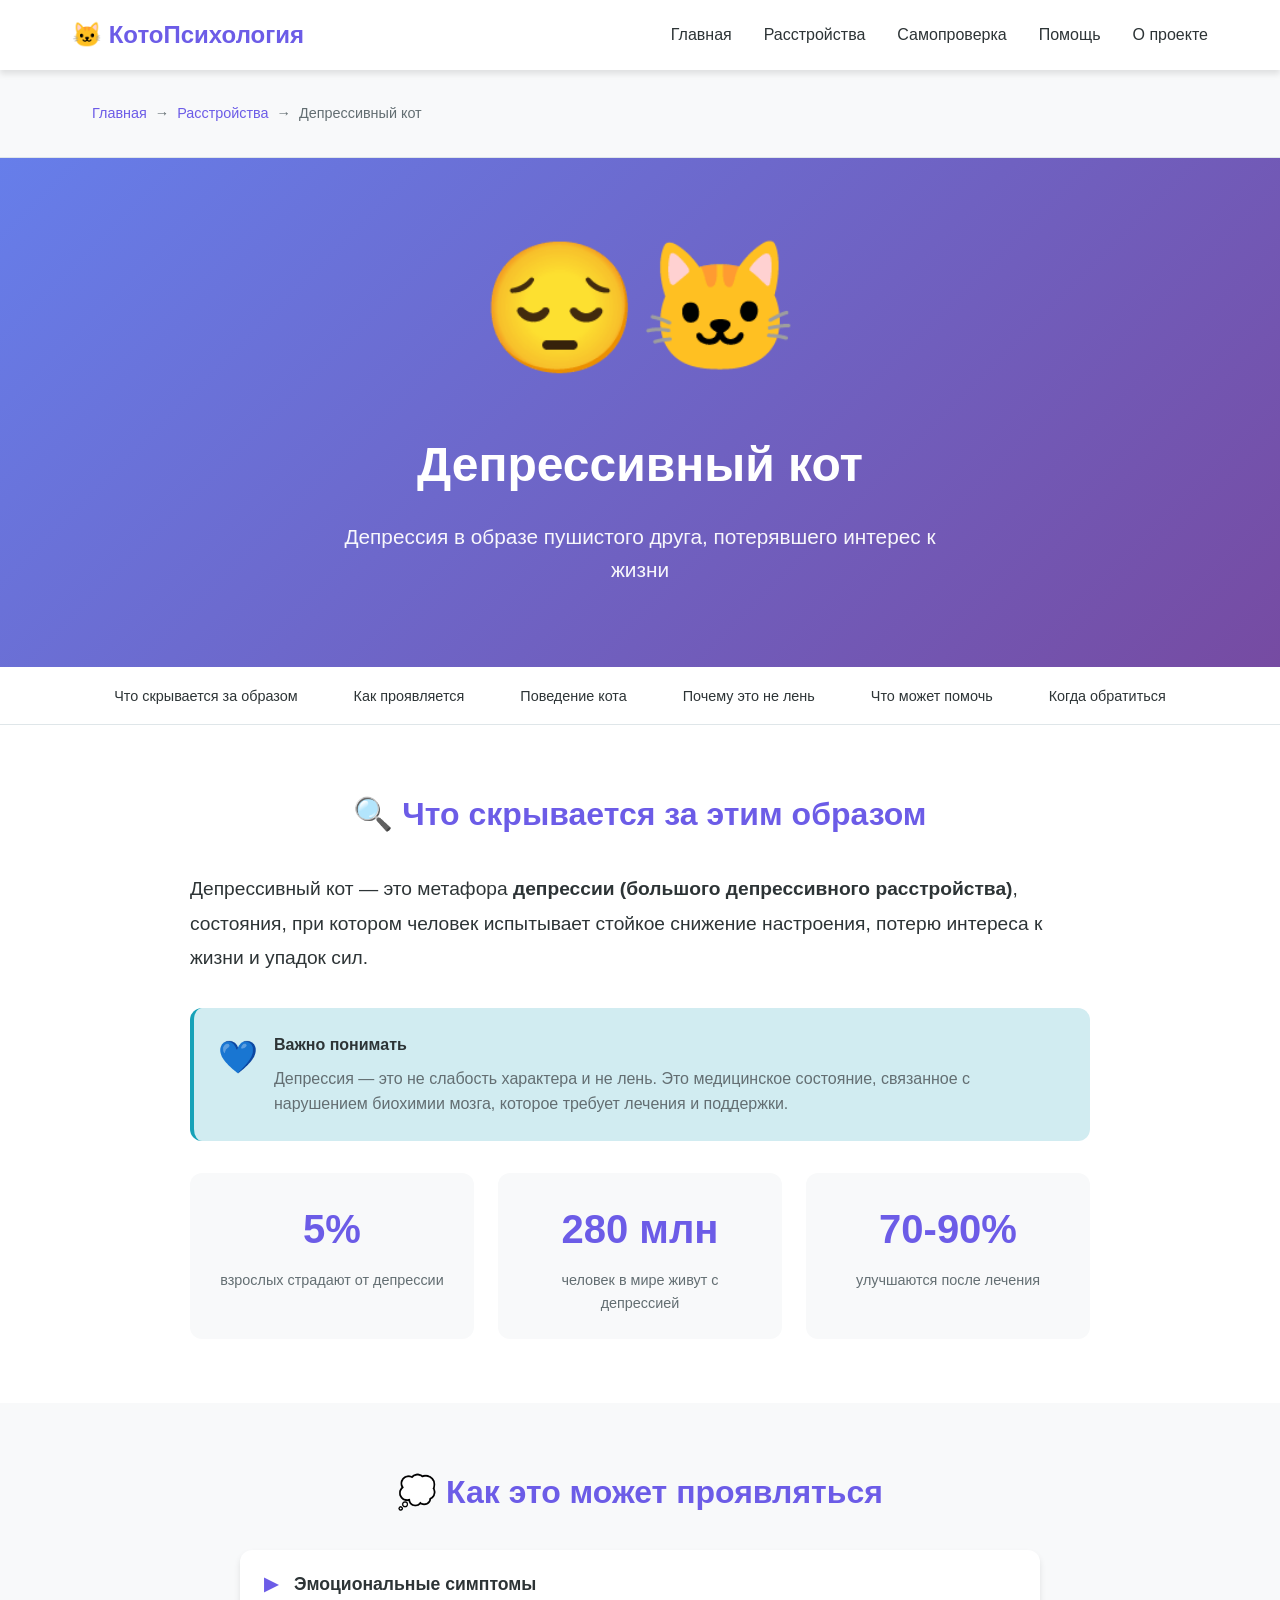
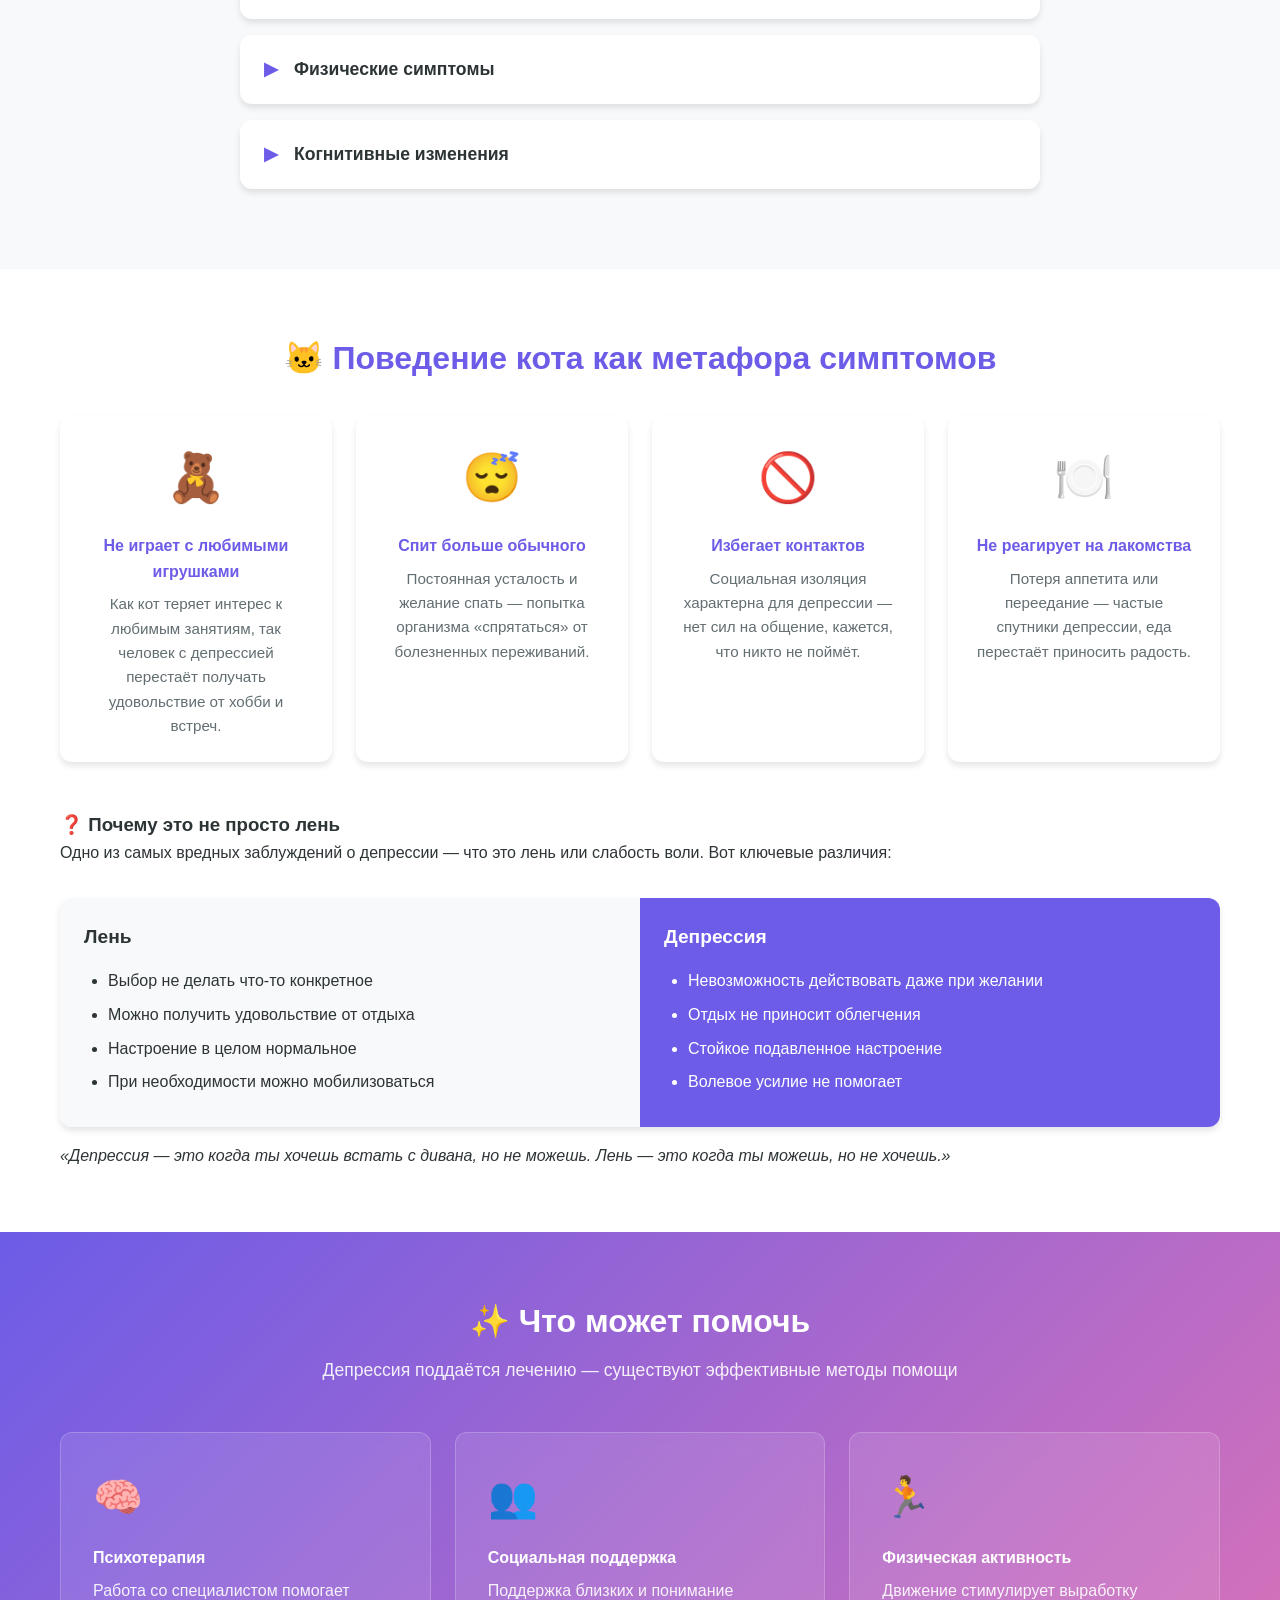
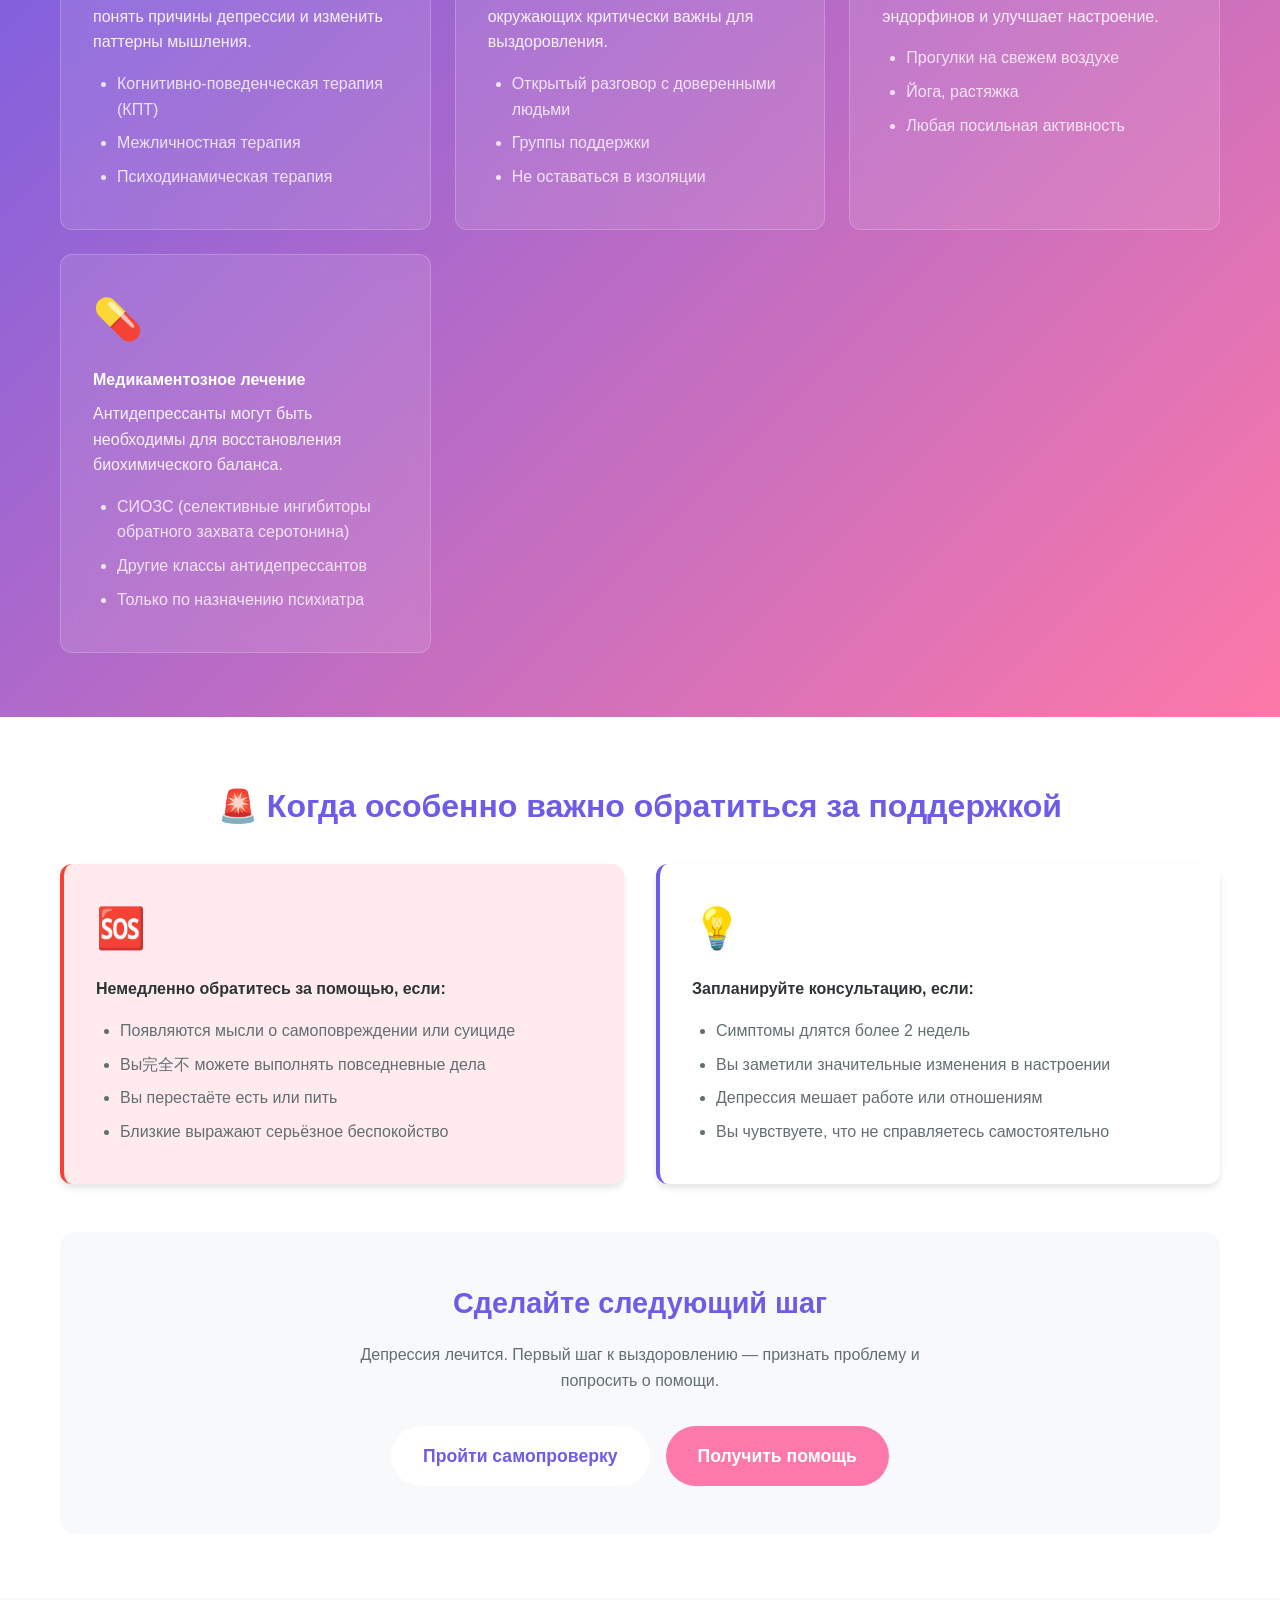
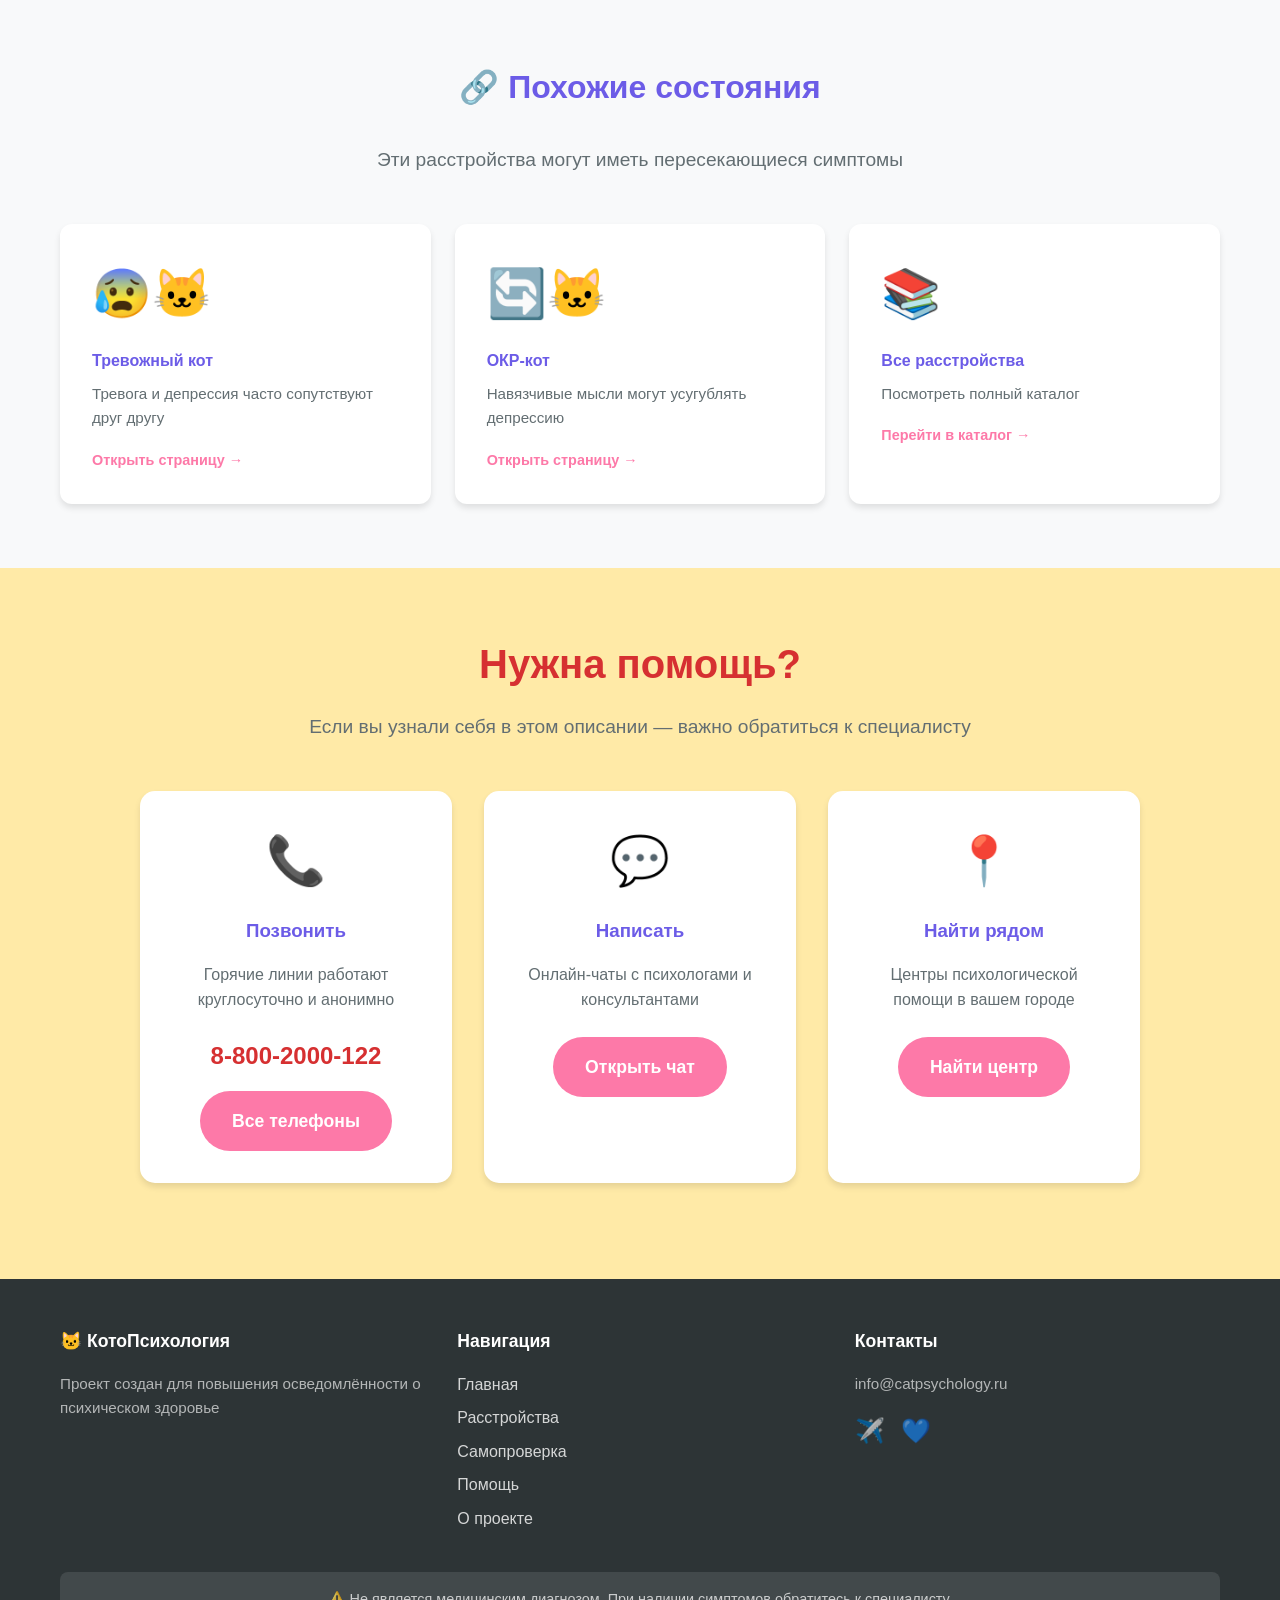
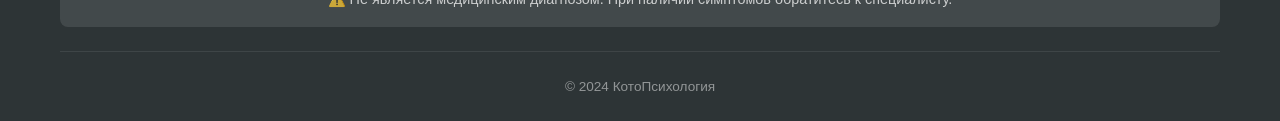
<file: condition-depression.html>
<!DOCTYPE html>
<html lang="ru">
<head>
    <meta charset="UTF-8">
    <meta name="viewport" content="width=device-width, initial-scale=1.0">
    <title>Депрессивный кот | КотоПсихология</title>
    <link rel="stylesheet" href="css/styles.css">
</head>
<body>
    <!-- Навигация -->
    <header>
        <nav>
            <a href="index.html" class="logo">🐱 КотоПсихология</a>
            <ul class="nav-links">
                <li><a href="index.html">Главная</a></li>
                <li><a href="conditions.html">Расстройства</a></li>
                <li><a href="test.html">Самопроверка</a></li>
                <li><a href="help.html">Помощь</a></li>
                <li><a href="about.html">О проекте</a></li>
            </ul>
            <div class="hamburger">
                <span></span>
                <span></span>
                <span></span>
            </div>
        </nav>
    </header>

    <!-- Хлебные крошки -->
    <section class="breadcrumbs">
        <div class="container">
            <nav aria-label="Хлебные крошки">
                <ol>
                    <li><a href="index.html">Главная</a></li>
                    <li><a href="conditions.html">Расстройства</a></li>
                    <li><span aria-current="page">Депрессивный кот</span></li>
                </ol>
            </nav>
        </div>
    </section>

    <!-- Hero блок -->
    <section class="hero hero-condition depression-hero">
        <div class="container">
            <div class="condition-hero-content">
                <div class="condition-emoji">😔🐱</div>
                <h1>Депрессивный кот</h1>
                <p class="hero-subtitle">Депрессия в образе пушистого друга, потерявшего интерес к жизни</p>
            </div>
        </div>
    </section>

    <!-- Якорное меню -->
    <section class="anchor-nav">
        <div class="container">
            <ul class="anchor-list">
                <li><a href="#what-is-it">Что скрывается за образом</a></li>
                <li><a href="#symptoms">Как проявляется</a></li>
                <li><a href="#cat-behavior">Поведение кота</a></li>
                <li><a href="#why-not-laziness">Почему это не лень</a></li>
                <li><a href="#what-helps">Что может помочь</a></li>
                <li><a href="#when-to-seek-help">Когда обратиться</a></li>
            </ul>
        </div>
    </section>

    <!-- Что скрывается за образом -->
    <section id="what-is-it" class="section-white">
        <div class="container">
            <div class="content-block">
                <h2 class="section-title-with-icon">🔍 Что скрывается за этим образом</h2>
                <p class="lead-text">Депрессивный кот — это метафора <strong>депрессии (большого депрессивного расстройства)</strong>, состояния, при котором человек испытывает стойкое снижение настроения, потерю интереса к жизни и упадок сил.</p>
                
                <div class="info-box info-box-info">
                    <div class="info-box-icon">💙</div>
                    <div class="info-box-content">
                        <h4>Важно понимать</h4>
                        <p>Депрессия — это не слабость характера и не лень. Это медицинское состояние, связанное с нарушением биохимии мозга, которое требует лечения и поддержки.</p>
                    </div>
                </div>

                <div class="stats-grid">
                    <div class="stat-card">
                        <div class="stat-number">5%</div>
                        <div class="stat-label">взрослых страдают от депрессии</div>
                    </div>
                    <div class="stat-card">
                        <div class="stat-number">280 млн</div>
                        <div class="stat-label">человек в мире живут с депрессией</div>
                    </div>
                    <div class="stat-card">
                        <div class="stat-number">70-90%</div>
                        <div class="stat-label">улучшаются после лечения</div>
                    </div>
                </div>
            </div>
        </div>
    </section>

    <!-- Как проявляется -->
    <section id="symptoms" class="section-gray">
        <div class="container">
            <h2 class="section-title-with-icon">💭 Как это может проявляться</h2>
            
            <div class="symptoms-accordion">
                <div class="accordion-item">
                    <button class="accordion-header" aria-expanded="false">
                        <span class="accordion-icon">▶</span>
                        <span>Эмоциональные симптомы</span>
                    </button>
                    <div class="accordion-content">
                        <ul>
                            <li>Стойкое подавленное настроение большую часть дня</li>
                            <li>Потеря интереса или удовольствия от ранее приятных занятий</li>
                            <li>Чувство пустоты, эмоциональное онемение</li>
                            <li>Чрезмерное чувство вины, ощущение собственной бесполезности</li>
                            <li>Мысли о смерти или суициде</li>
                            <li>Раздражительность или плаксивость</li>
                        </ul>
                    </div>
                </div>

                <div class="accordion-item">
                    <button class="accordion-header" aria-expanded="false">
                        <span class="accordion-icon">▶</span>
                        <span>Физические симптомы</span>
                    </button>
                    <div class="accordion-content">
                        <ul>
                            <li>Хроническая усталость, отсутствие энергии</li>
                            <li>Изменения веса (потеря или набор аппетита)</li>
                            <li>Нарушения сна (бессонница или чрезмерная сонливость)</li>
                            <li>Замедленность движений и речи</li>
                            <li>Головные боли, проблемы с пищеварением без явной причины</li>
                            <li>Снижение либидо</li>
                        </ul>
                    </div>
                </div>

                <div class="accordion-item">
                    <button class="accordion-header" aria-expanded="false">
                        <span class="accordion-icon">▶</span>
                        <span>Когнитивные изменения</span>
                    </button>
                    <div class="accordion-content">
                        <ul>
                            <li>Трудности с концентрацией внимания</li>
                            <li>Проблемы с памятью</li>
                            <li>Замедленное мышление</li>
                            <li>Трудности в принятии решений</li>
                            <li>Негативное видение будущего</li>
                        </ul>
                    </div>
                </div>
            </div>
        </div>
    </section>

    <!-- Поведение кота как метафора -->
    <section id="cat-behavior" class="section-white">
        <div class="container">
            <h2 class="section-title-with-icon">🐱 Поведение кота как метафора симптомов</h2>
            
            <div class="metaphor-grid">
                <div class="metaphor-card">
                    <div class="metaphor-emoji">🧸</div>
                    <h4>Не играет с любимыми игрушками</h4>
                    <p>Как кот теряет интерес к любимым занятиям, так человек с депрессией перестаёт получать удовольствие от хобби и встреч.</p>
                </div>
                
                <div class="metaphor-card">
                    <div class="metaphor-emoji">😴</div>
                    <h4>Спит больше обычного</h4>
                    <p>Постоянная усталость и желание спать — попытка организма «спрятаться» от болезненных переживаний.</p>
                </div>
                
                <div class="metaphor-card">
                    <div class="metaphor-emoji">🚫</div>
                    <h4>Избегает контактов</h4>
                    <p>Социальная изоляция характерна для депрессии — нет сил на общение, кажется, что никто не поймёт.</p>
                </div>
                
                <div class="metaphor-card">
                    <div class="metaphor-emoji">🍽️</div>
                    <h4>Не реагирует на лакомства</h4>
                    <p>Потеря аппетита или переедание — частые спутники депрессии, еда перестаёт приносить радость.</p>
                </div>
            </div>

            <div id="why-not-laziness" class="why-not-character">
                <h3>❓ Почему это не просто лень</h3>
                <p>Одно из самых вредных заблуждений о депрессии — что это лень или слабость воли. Вот ключевые различия:</p>
                <div class="comparison-table">
                    <div class="comparison-row">
                        <div class="comparison-col">
                            <strong>Лень</strong>
                            <ul>
                                <li>Выбор не делать что-то конкретное</li>
                                <li>Можно получить удовольствие от отдыха</li>
                                <li>Настроение в целом нормальное</li>
                                <li>При необходимости можно мобилизоваться</li>
                            </ul>
                        </div>
                        <div class="comparison-col">
                            <strong>Депрессия</strong>
                            <ul>
                                <li>Невозможность действовать даже при желании</li>
                                <li>Отдых не приносит облегчения</li>
                                <li>Стойкое подавленное настроение</li>
                                <li>Волевое усилие не помогает</li>
                            </ul>
                        </div>
                    </div>
                </div>
                <p style="margin-top: 1rem; font-style: italic;">«Депрессия — это когда ты хочешь встать с дивана, но не можешь. Лень — это когда ты можешь, но не хочешь.»</p>
            </div>
        </div>
    </section>

    <!-- Что может помочь -->
    <section id="what-helps" class="section-accent">
        <div class="container">
            <h2 class="section-title-light">✨ Что может помочь</h2>
            <p class="section-subtitle-light">Депрессия поддаётся лечению — существуют эффективные методы помощи</p>
            
            <div class="help-methods-grid">
                <div class="help-method-card">
                    <div class="method-icon">🧠</div>
                    <h4>Психотерапия</h4>
                    <p>Работа со специалистом помогает понять причины депрессии и изменить паттерны мышления.</p>
                    <ul>
                        <li>Когнитивно-поведенческая терапия (КПТ)</li>
                        <li>Межличностная терапия</li>
                        <li>Психодинамическая терапия</li>
                    </ul>
                </div>
                
                <div class="help-method-card">
                    <div class="method-icon">👥</div>
                    <h4>Социальная поддержка</h4>
                    <p>Поддержка близких и понимание окружающих критически важны для выздоровления.</p>
                    <ul>
                        <li>Открытый разговор с доверенными людьми</li>
                        <li>Группы поддержки</li>
                        <li>Не оставаться в изоляции</li>
                    </ul>
                </div>
                
                <div class="help-method-card">
                    <div class="method-icon">🏃</div>
                    <h4>Физическая активность</h4>
                    <p>Движение стимулирует выработку эндорфинов и улучшает настроение.</p>
                    <ul>
                        <li>Прогулки на свежем воздухе</li>
                        <li>Йога, растяжка</li>
                        <li>Любая посильная активность</li>
                    </ul>
                </div>
                
                <div class="help-method-card">
                    <div class="method-icon">💊</div>
                    <h4>Медикаментозное лечение</h4>
                    <p>Антидепрессанты могут быть необходимы для восстановления биохимического баланса.</p>
                    <ul>
                        <li>СИОЗС (селективные ингибиторы обратного захвата серотонина)</li>
                        <li>Другие классы антидепрессантов</li>
                        <li>Только по назначению психиатра</li>
                    </ul>
                </div>
            </div>
        </div>
    </section>

    <!-- Когда особенно важно обратиться -->
    <section id="when-to-seek-help" class="section-white">
        <div class="container">
            <h2 class="section-title-with-icon">🚨 Когда особенно важно обратиться за поддержкой</h2>
            
            <div class="warning-signs">
                <div class="warning-sign-card critical">
                    <div class="warning-icon">🆘</div>
                    <h4>Немедленно обратитесь за помощью, если:</h4>
                    <ul>
                        <li>Появляются мысли о самоповреждении или суициде</li>
                        <li>Вы完全不 можете выполнять повседневные дела</li>
                        <li>Вы перестаёте есть или пить</li>
                        <li>Близкие выражают серьёзное беспокойство</li>
                    </ul>
                </div>
                
                <div class="warning-sign-card">
                    <div class="warning-icon">💡</div>
                    <h4>Запланируйте консультацию, если:</h4>
                    <ul>
                        <li>Симптомы длятся более 2 недель</li>
                        <li>Вы заметили значительные изменения в настроении</li>
                        <li>Депрессия мешает работе или отношениям</li>
                        <li>Вы чувствуете, что не справляетесь самостоятельно</li>
                    </ul>
                </div>
            </div>

            <div class="cta-block">
                <h3>Сделайте следующий шаг</h3>
                <p>Депрессия лечится. Первый шаг к выздоровлению — признать проблему и попросить о помощи.</p>
                <div class="cta-buttons">
                    <a href="test.html" class="btn btn-primary">Пройти самопроверку</a>
                    <a href="help.html" class="btn btn-accent">Получить помощь</a>
                </div>
            </div>
        </div>
    </section>

    <!-- Похожие состояния -->
    <section class="section-gray similar-conditions">
        <div class="container">
            <h2 class="section-title-with-icon">🔗 Похожие состояния</h2>
            <p class="section-subtitle">Эти расстройства могут иметь пересекающиеся симптомы</p>
            
            <div class="similar-grid">
                <a href="condition-anxiety.html" class="similar-card">
                    <div class="similar-emoji">😰🐱</div>
                    <h4>Тревожный кот</h4>
                    <p>Тревога и депрессия часто сопутствуют друг другу</p>
                    <span class="similar-link">Открыть страницу →</span>
                </a>
                
                <a href="condition-ocd.html" class="similar-card">
                    <div class="similar-emoji">🔄🐱</div>
                    <h4>ОКР-кот</h4>
                    <p>Навязчивые мысли могут усугублять депрессию</p>
                    <span class="similar-link">Открыть страницу →</span>
                </a>
                
                <a href="conditions.html" class="similar-card">
                    <div class="similar-emoji">📚</div>
                    <h4>Все расстройства</h4>
                    <p>Посмотреть полный каталог</p>
                    <span class="similar-link">Перейти в каталог →</span>
                </a>
            </div>
        </div>
    </section>

    <!-- Блок помощи -->
    <section class="help-section">
        <div class="container">
            <h2 class="section-title">Нужна помощь?</h2>
            <p class="section-subtitle">Если вы узнали себя в этом описании — важно обратиться к специалисту</p>
            
            <div class="help-cards">
                <div class="help-card">
                    <div class="help-icon">📞</div>
                    <h3>Позвонить</h3>
                    <p>Горячие линии работают круглосуточно и анонимно</p>
                    <a href="tel:88002000122" class="help-phone">8-800-2000-122</a>
                    <a href="help.html" class="btn btn-accent">Все телефоны</a>
                </div>
                
                <div class="help-card">
                    <div class="help-icon">💬</div>
                    <h3>Написать</h3>
                    <p>Онлайн-чаты с психологами и консультантами</p>
                    <a href="help.html" class="btn btn-accent">Открыть чат</a>
                </div>
                
                <div class="help-card">
                    <div class="help-icon">📍</div>
                    <h3>Найти рядом</h3>
                    <p>Центры психологической помощи в вашем городе</p>
                    <a href="help.html" class="btn btn-accent">Найти центр</a>
                </div>
            </div>
        </div>
    </section>

    <!-- Footer -->
    <footer>
        <div class="container">
            <div class="footer-content">
                <div class="footer-col">
                    <h4>🐱 КотоПсихология</h4>
                    <p>Проект создан для повышения осведомлённости о психическом здоровье</p>
                </div>
                <div class="footer-col">
                    <h4>Навигация</h4>
                    <ul>
                        <li><a href="index.html">Главная</a></li>
                        <li><a href="conditions.html">Расстройства</a></li>
                        <li><a href="test.html">Самопроверка</a></li>
                        <li><a href="help.html">Помощь</a></li>
                        <li><a href="about.html">О проекте</a></li>
                    </ul>
                </div>
                <div class="footer-col">
                    <h4>Контакты</h4>
                    <p>info@catpsychology.ru</p>
                    <div class="social-links">
                        <a href="#" aria-label="Telegram">✈️</a>
                        <a href="#" aria-label="ВКонтакте">💙</a>
                    </div>
                </div>
            </div>
            <div class="footer-warning">
                <p>⚠️ Не является медицинским диагнозом. При наличии симптомов обратитесь к специалисту.</p>
            </div>
            <p class="footer-copyright">© 2024 КотоПсихология</p>
        </div>
    </footer>

    <!-- Кнопка наверх -->
    <button class="back-to-top" aria-label="Вернуться наверх">↑</button>

    <script src="js/script.js"></script>
</body>
</html>
</file>
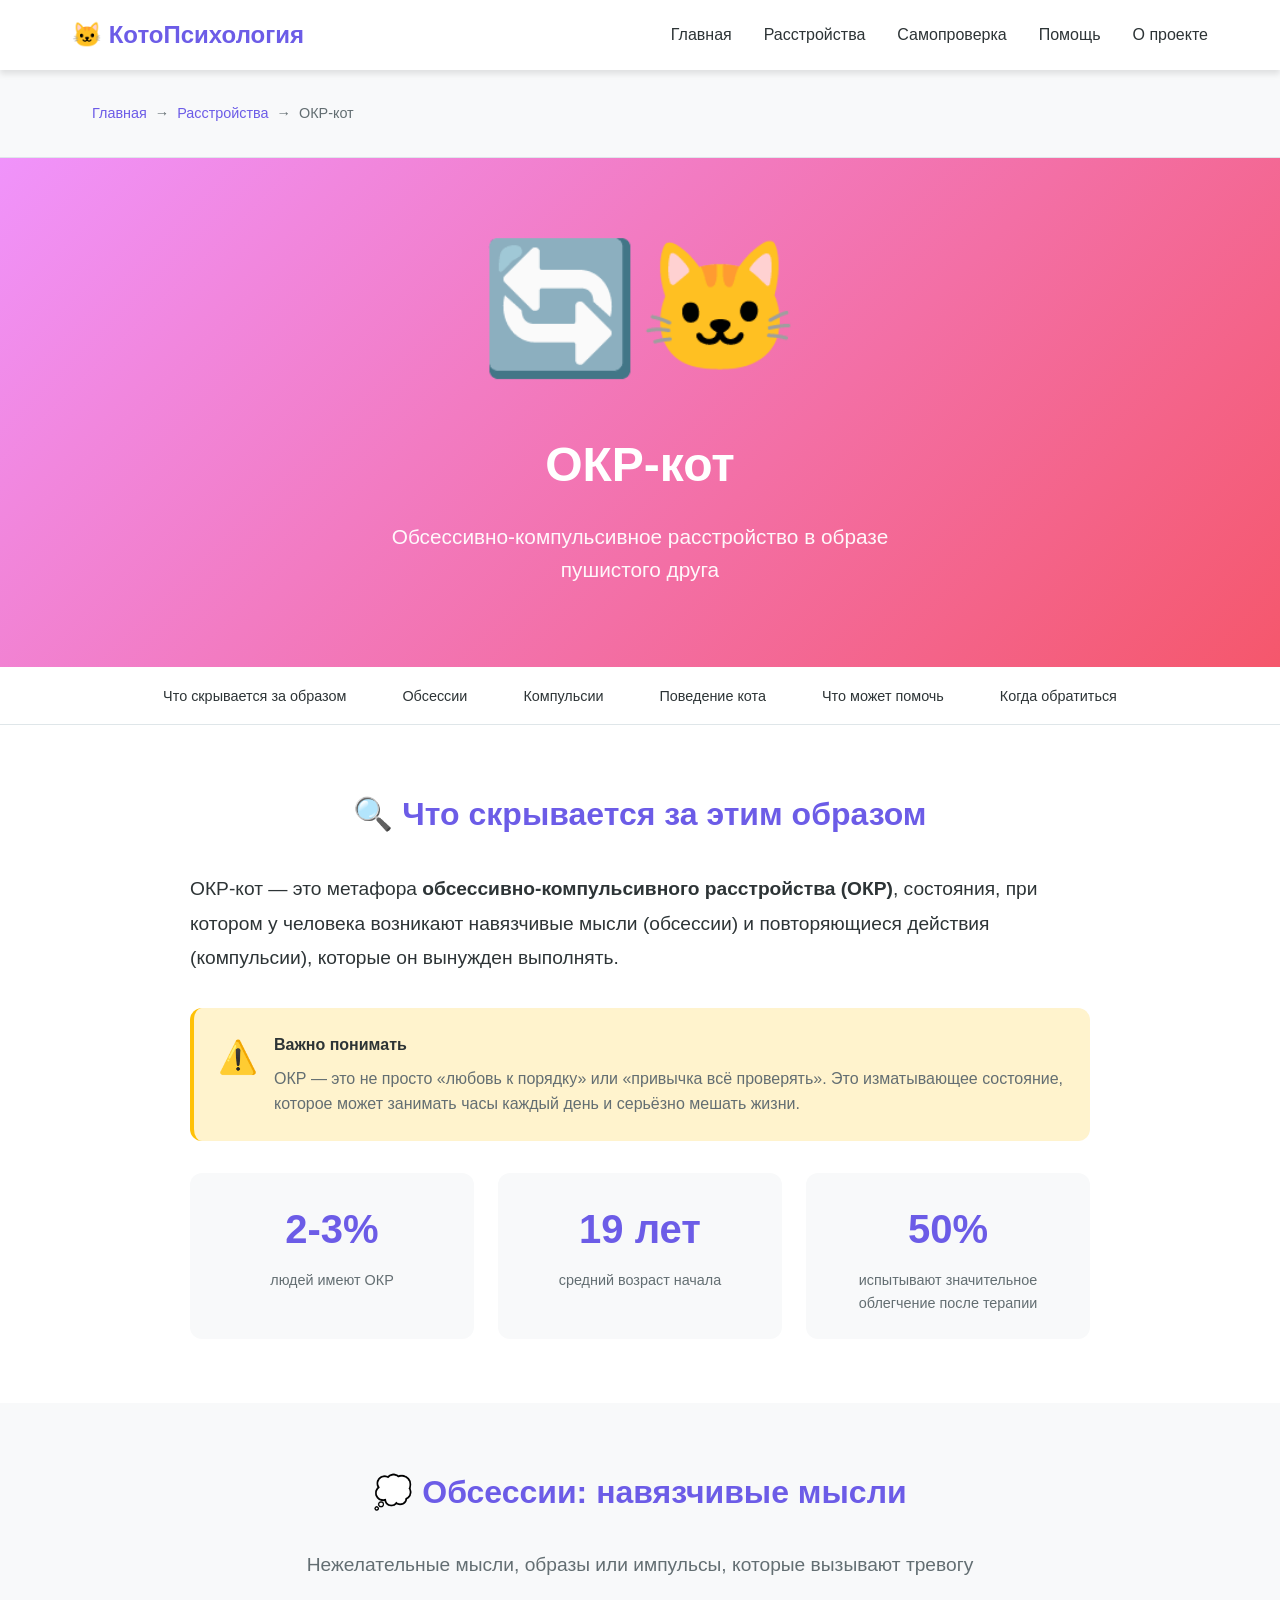
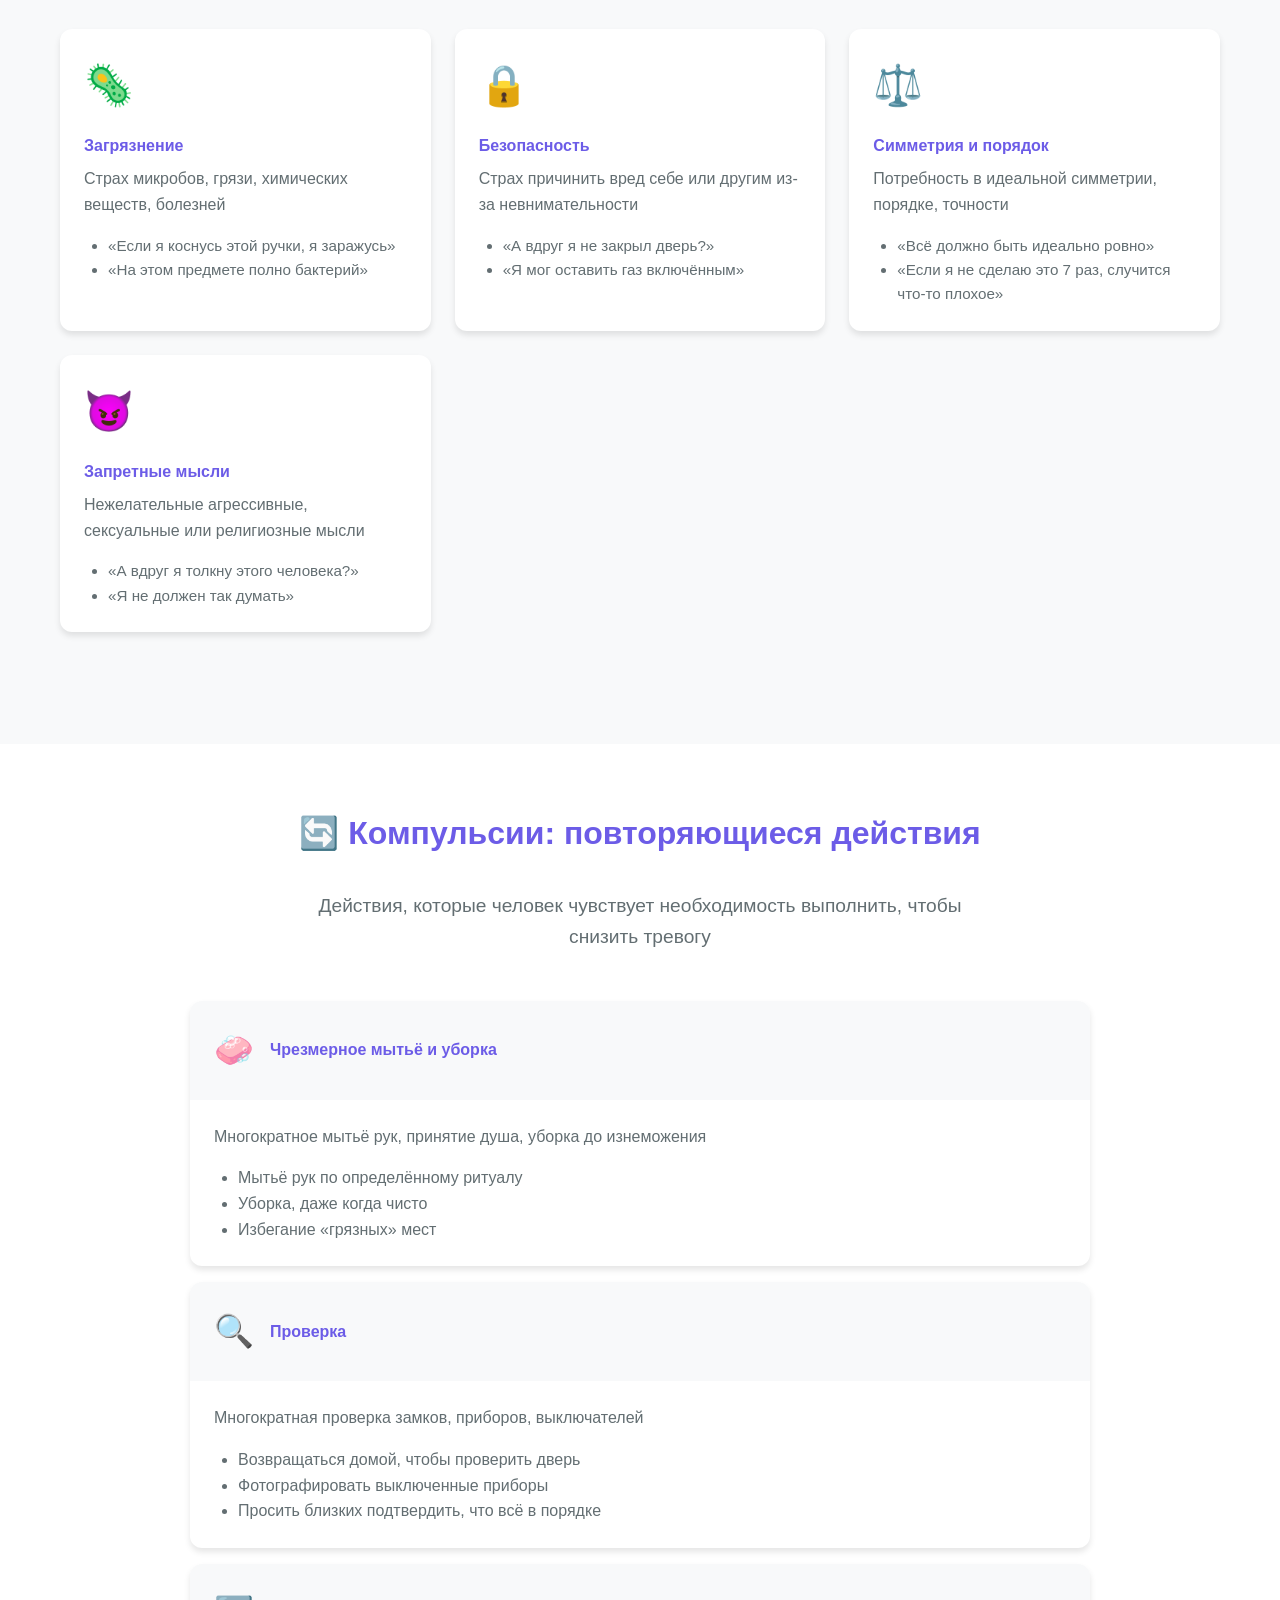
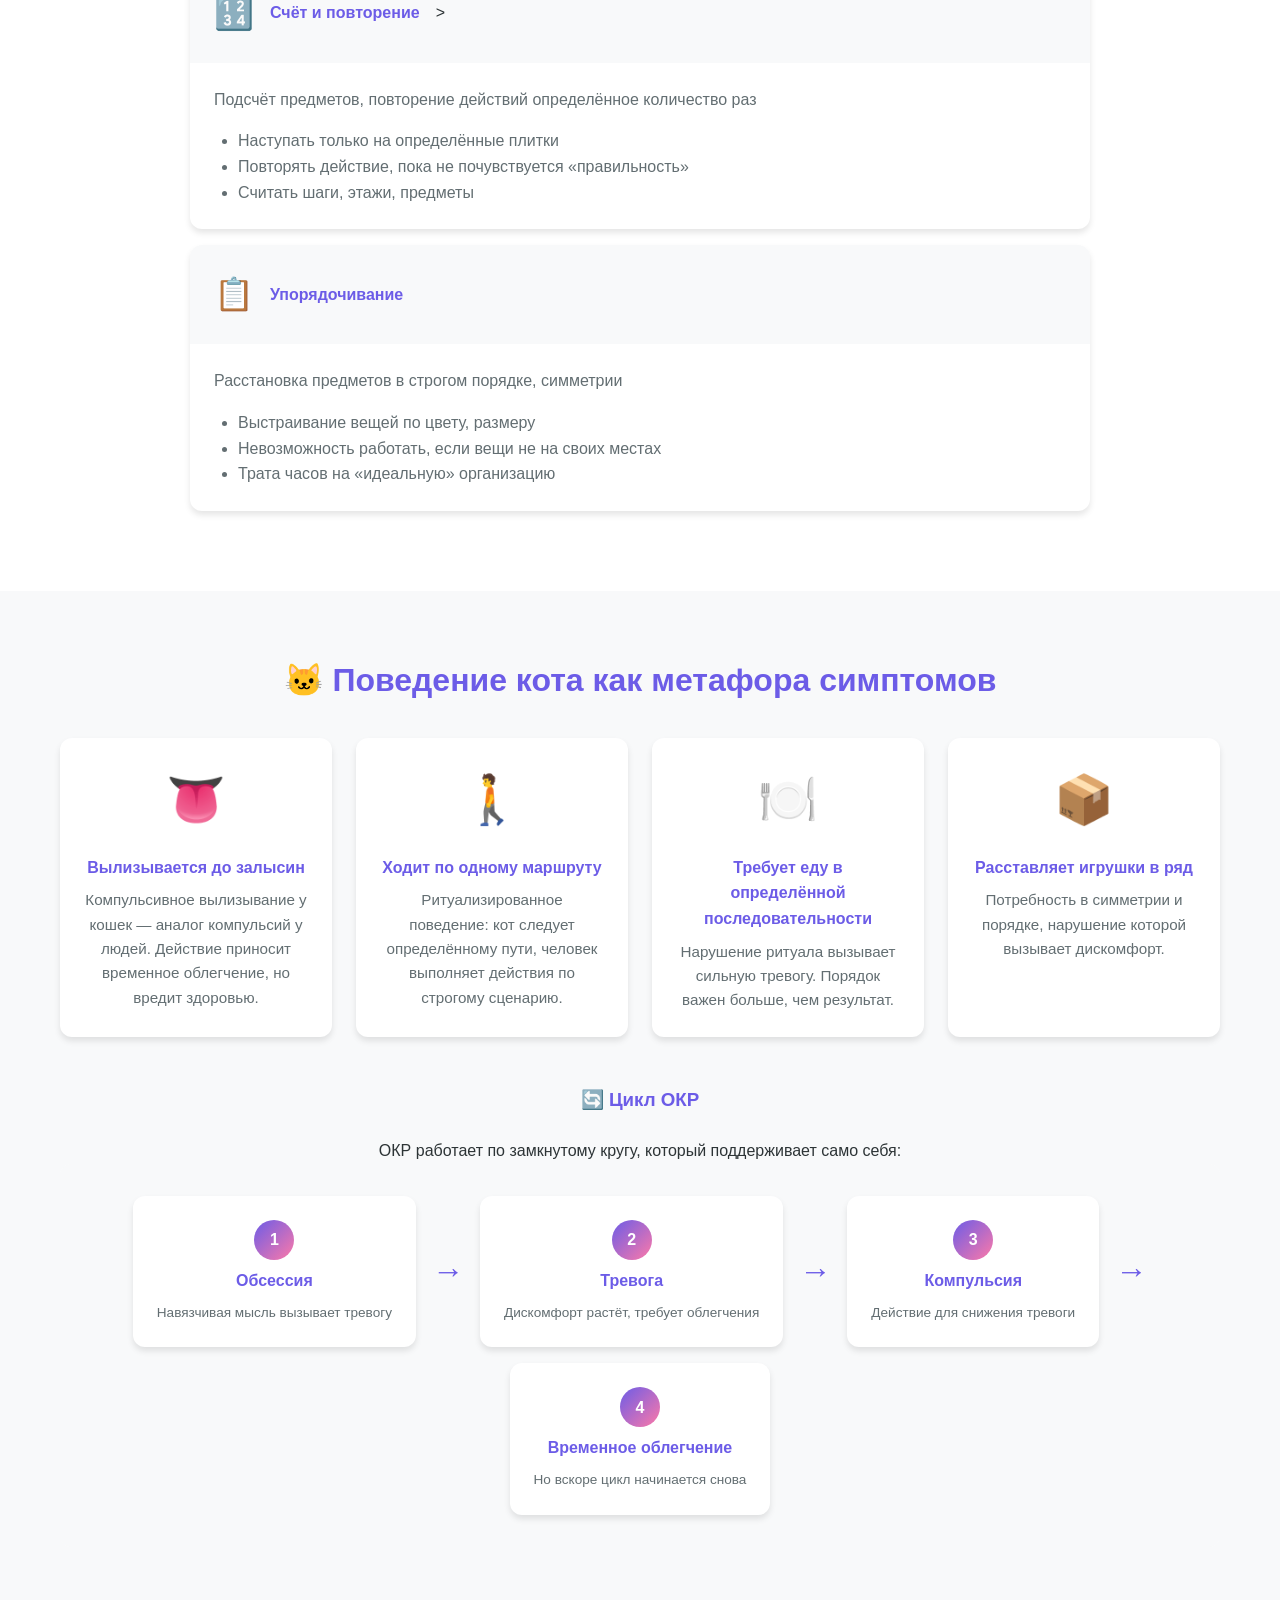
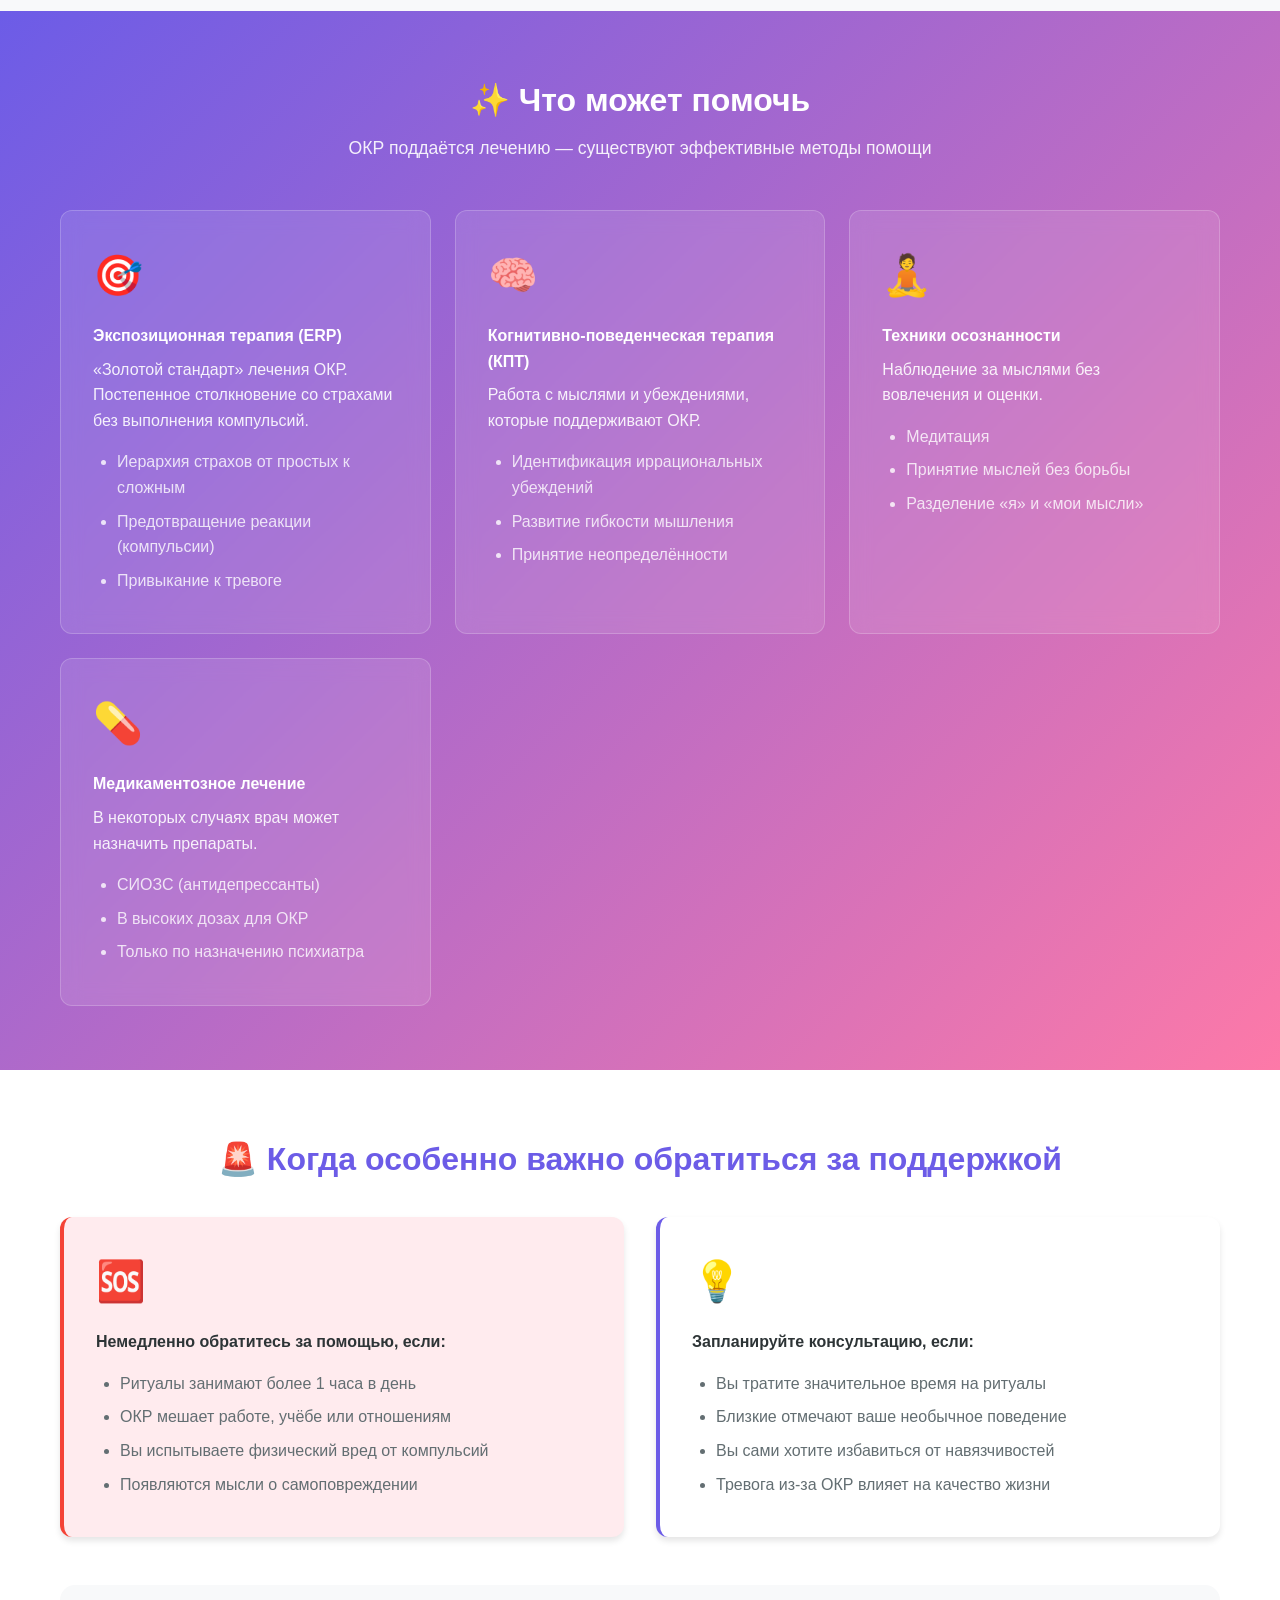
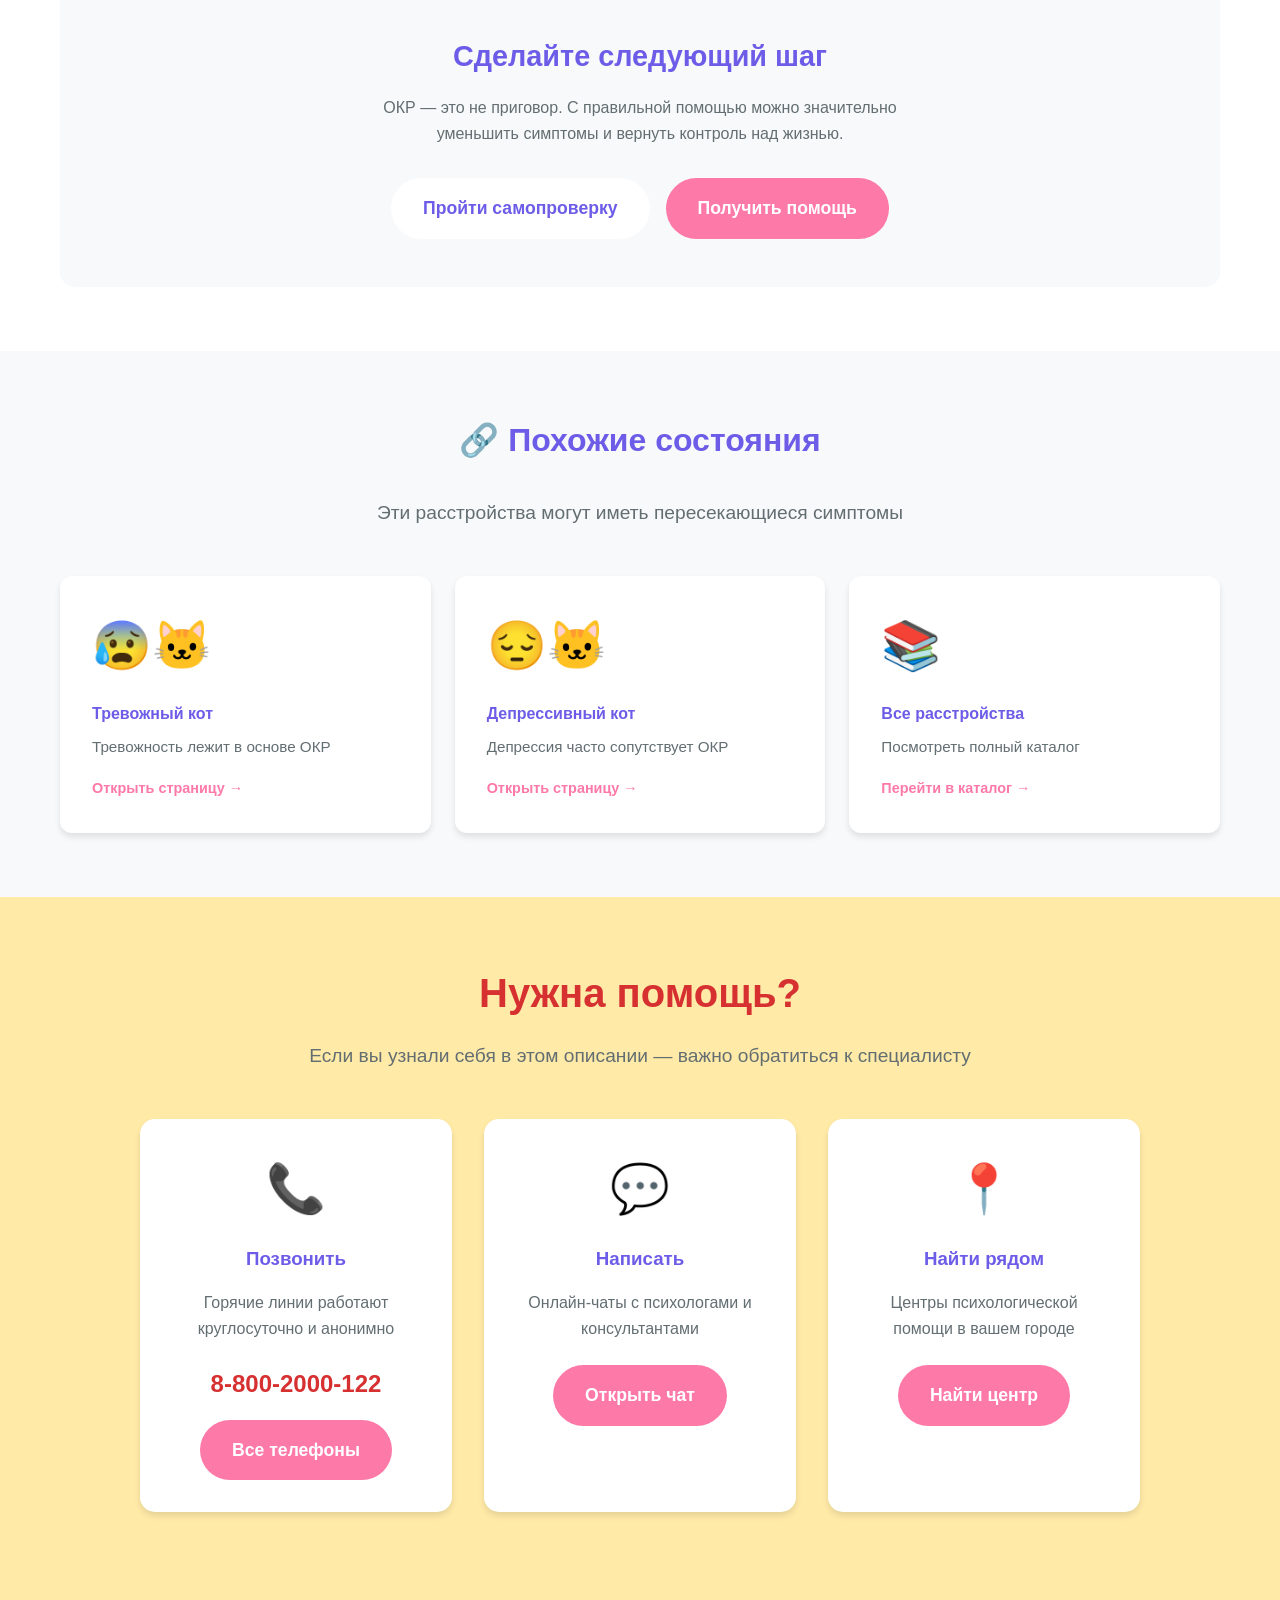
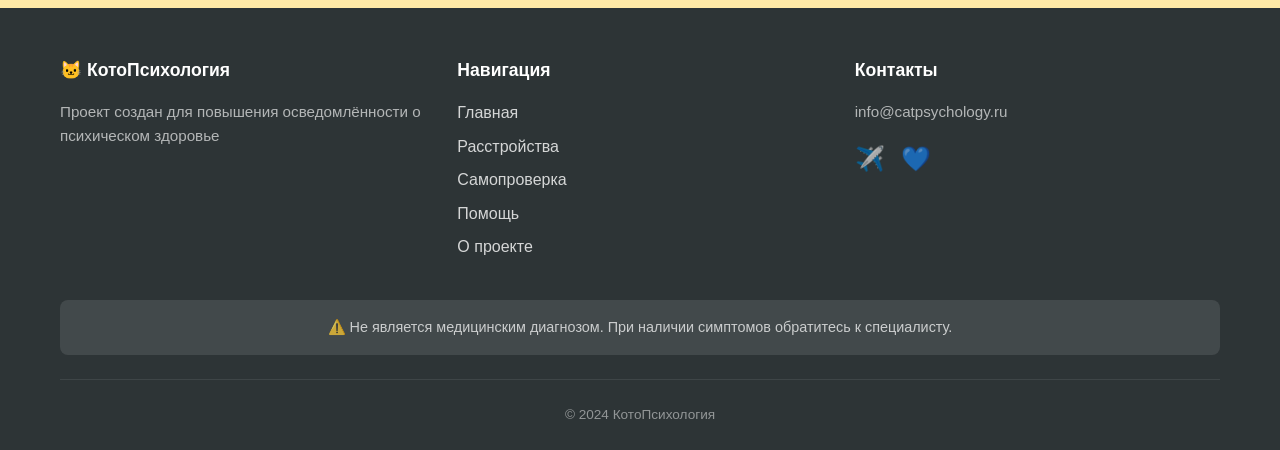
<file: condition-ocd.html>
<!DOCTYPE html>
<html lang="ru">
<head>
    <meta charset="UTF-8">
    <meta name="viewport" content="width=device-width, initial-scale=1.0">
    <title>ОКР-кот | КотоПсихология</title>
    <link rel="stylesheet" href="css/styles.css">
</head>
<body>
    <!-- Навигация -->
    <header>
        <nav>
            <a href="index.html" class="logo">🐱 КотоПсихология</a>
            <ul class="nav-links">
                <li><a href="index.html">Главная</a></li>
                <li><a href="conditions.html">Расстройства</a></li>
                <li><a href="test.html">Самопроверка</a></li>
                <li><a href="help.html">Помощь</a></li>
                <li><a href="about.html">О проекте</a></li>
            </ul>
            <div class="hamburger">
                <span></span>
                <span></span>
                <span></span>
            </div>
        </nav>
    </header>

    <!-- Хлебные крошки -->
    <section class="breadcrumbs">
        <div class="container">
            <nav aria-label="Хлебные крошки">
                <ol>
                    <li><a href="index.html">Главная</a></li>
                    <li><a href="conditions.html">Расстройства</a></li>
                    <li><span aria-current="page">ОКР-кот</span></li>
                </ol>
            </nav>
        </div>
    </section>

    <!-- Hero блок -->
    <section class="hero hero-condition ocd-hero">
        <div class="container">
            <div class="condition-hero-content">
                <div class="condition-emoji">🔄🐱</div>
                <h1>ОКР-кот</h1>
                <p class="hero-subtitle">Обсессивно-компульсивное расстройство в образе пушистого друга</p>
            </div>
        </div>
    </section>

    <!-- Якорное меню -->
    <section class="anchor-nav">
        <div class="container">
            <ul class="anchor-list">
                <li><a href="#what-is-it">Что скрывается за образом</a></li>
                <li><a href="#obsessions">Обсессии</a></li>
                <li><a href="#compulsions">Компульсии</a></li>
                <li><a href="#cat-behavior">Поведение кота</a></li>
                <li><a href="#what-helps">Что может помочь</a></li>
                <li><a href="#when-to-seek-help">Когда обратиться</a></li>
            </ul>
        </div>
    </section>

    <!-- Что скрывается за образом -->
    <section id="what-is-it" class="section-white">
        <div class="container">
            <div class="content-block">
                <h2 class="section-title-with-icon">🔍 Что скрывается за этим образом</h2>
                <p class="lead-text">ОКР-кот — это метафора <strong>обсессивно-компульсивного расстройства (ОКР)</strong>, состояния, при котором у человека возникают навязчивые мысли (обсессии) и повторяющиеся действия (компульсии), которые он вынужден выполнять.</p>
                
                <div class="info-box info-box-warning">
                    <div class="info-box-icon">⚠️</div>
                    <div class="info-box-content">
                        <h4>Важно понимать</h4>
                        <p>ОКР — это не просто «любовь к порядку» или «привычка всё проверять». Это изматывающее состояние, которое может занимать часы каждый день и серьёзно мешать жизни.</p>
                    </div>
                </div>

                <div class="stats-grid">
                    <div class="stat-card">
                        <div class="stat-number">2-3%</div>
                        <div class="stat-label">людей имеют ОКР</div>
                    </div>
                    <div class="stat-card">
                        <div class="stat-number">19 лет</div>
                        <div class="stat-label">средний возраст начала</div>
                    </div>
                    <div class="stat-card">
                        <div class="stat-number">50%</div>
                        <div class="stat-label">испытывают значительное облегчение после терапии</div>
                    </div>
                </div>
            </div>
        </div>
    </section>

    <!-- Обсессии -->
    <section id="obsessions" class="section-gray">
        <div class="container">
            <h2 class="section-title-with-icon">💭 Обсессии: навязчивые мысли</h2>
            <p class="section-subtitle">Нежелательные мысли, образы или импульсы, которые вызывают тревогу</p>
            
            <div class="obsessions-grid">
                <div class="obsession-card">
                    <div class="obsession-icon">🦠</div>
                    <h4>Загрязнение</h4>
                    <p>Страх микробов, грязи, химических веществ, болезней</p>
                    <ul>
                        <li>«Если я коснусь этой ручки, я заражусь»</li>
                        <li>«На этом предмете полно бактерий»</li>
                    </ul>
                </div>
                
                <div class="obsession-card">
                    <div class="obsession-icon">🔒</div>
                    <h4>Безопасность</h4>
                    <p>Страх причинить вред себе или другим из-за невнимательности</p>
                    <ul>
                        <li>«А вдруг я не закрыл дверь?»</li>
                        <li>«Я мог оставить газ включённым»</li>
                    </ul>
                </div>
                
                <div class="obsession-card">
                    <div class="obsession-icon">⚖️</div>
                    <h4>Симметрия и порядок</h4>
                    <p>Потребность в идеальной симметрии, порядке, точности</p>
                    <ul>
                        <li>«Всё должно быть идеально ровно»</li>
                        <li>«Если я не сделаю это 7 раз, случится что-то плохое»</li>
                    </ul>
                </div>
                
                <div class="obsession-card">
                    <div class="obsession-icon">😈</div>
                    <h4>Запретные мысли</h4>
                    <p>Нежелательные агрессивные, сексуальные или религиозные мысли</p>
                    <ul>
                        <li>«А вдруг я толкну этого человека?»</li>
                        <li>«Я не должен так думать»</li>
                    </ul>
                </div>
            </div>
        </div>
    </section>

    <!-- Компульсии -->
    <section id="compulsions" class="section-white">
        <div class="container">
            <h2 class="section-title-with-icon">🔄 Компульсии: повторяющиеся действия</h2>
            <p class="section-subtitle">Действия, которые человек чувствует необходимость выполнить, чтобы снизить тревогу</p>
            
            <div class="compulsions-list">
                <div class="compulsion-item">
                    <div class="compulsion-header">
                        <span class="compulsion-icon">🧼</span>
                        <h4>Чрезмерное мытьё и уборка</h4>
                    </div>
                    <div class="compulsion-content">
                        <p>Многократное мытьё рук, принятие душа, уборка до изнеможения</p>
                        <ul>
                            <li>Мытьё рук по определённому ритуалу</li>
                            <li>Уборка, даже когда чисто</li>
                            <li>Избегание «грязных» мест</li>
                        </ul>
                    </div>
                </div>
                
                <div class="compulsion-item">
                    <div class="compulsion-header">
                        <span class="compulsion-icon">🔍</span>
                        <h4>Проверка</h4>
                    </div>
                    <div class="compulsion-content">
                        <p>Многократная проверка замков, приборов, выключателей</p>
                        <ul>
                            <li>Возвращаться домой, чтобы проверить дверь</li>
                            <li>Фотографировать выключенные приборы</li>
                            <li>Просить близких подтвердить, что всё в порядке</li>
                        </ul>
                    </div>
                </div>
                
                <div class="compulsion-item">
                    <div class="compulsion-header">
                        <span class="compulsion-icon">🔢</span>
                        <h4>Счёт и повторение</h4>>
                    </div>
                    <div class="compulsion-content">
                        <p>Подсчёт предметов, повторение действий определённое количество раз</p>
                        <ul>
                            <li>Наступать только на определённые плитки</li>
                            <li>Повторять действие, пока не почувствуется «правильность»</li>
                            <li>Считать шаги, этажи, предметы</li>
                        </ul>
                    </div>
                </div>
                
                <div class="compulsion-item">
                    <div class="compulsion-header">
                        <span class="compulsion-icon">📋</span>
                        <h4>Упорядочивание</h4>
                    </div>
                    <div class="compulsion-content">
                        <p>Расстановка предметов в строгом порядке, симметрии</p>
                        <ul>
                            <li>Выстраивание вещей по цвету, размеру</li>
                            <li>Невозможность работать, если вещи не на своих местах</li>
                            <li>Трата часов на «идеальную» организацию</li>
                        </ul>
                    </div>
                </div>
            </div>
        </div>
    </section>

    <!-- Поведение кота как метафора -->
    <section id="cat-behavior" class="section-gray">
        <div class="container">
            <h2 class="section-title-with-icon">🐱 Поведение кота как метафора симптомов</h2>
            
            <div class="metaphor-grid">
                <div class="metaphor-card">
                    <div class="metaphor-emoji">👅</div>
                    <h4>Вылизывается до залысин</h4>
                    <p>Компульсивное вылизывание у кошек — аналог компульсий у людей. Действие приносит временное облегчение, но вредит здоровью.</p>
                </div>
                
                <div class="metaphor-card">
                    <div class="metaphor-emoji">🚶</div>
                    <h4>Ходит по одному маршруту</h4>
                    <p>Ритуализированное поведение: кот следует определённому пути, человек выполняет действия по строгому сценарию.</p>
                </div>
                
                <div class="metaphor-card">
                    <div class="metaphor-emoji">🍽️</div>
                    <h4>Требует еду в определённой последовательности</h4>
                    <p>Нарушение ритуала вызывает сильную тревогу. Порядок важен больше, чем результат.</p>
                </div>
                
                <div class="metaphor-card">
                    <div class="metaphor-emoji">📦</div>
                    <h4>Расставляет игрушки в ряд</h4>
                    <p>Потребность в симметрии и порядке, нарушение которой вызывает дискомфорт.</p>
                </div>
            </div>

            <div class="ocd-cycle">
                <h3>🔄 Цикл ОКР</h3>
                <p>ОКР работает по замкнутому кругу, который поддерживает само себя:</p>
                <div class="cycle-diagram">
                    <div class="cycle-step">
                        <div class="cycle-number">1</div>
                        <h4>Обсессия</h4>
                        <p>Навязчивая мысль вызывает тревогу</p>
                    </div>
                    <div class="cycle-arrow">→</div>
                    <div class="cycle-step">
                        <div class="cycle-number">2</div>
                        <h4>Тревога</h4>
                        <p>Дискомфорт растёт, требует облегчения</p>
                    </div>
                    <div class="cycle-arrow">→</div>
                    <div class="cycle-step">
                        <div class="cycle-number">3</div>
                        <h4>Компульсия</h4>
                        <p>Действие для снижения тревоги</p>
                    </div>
                    <div class="cycle-arrow">→</div>
                    <div class="cycle-step">
                        <div class="cycle-number">4</div>
                        <h4>Временное облегчение</h4>
                        <p>Но вскоре цикл начинается снова</p>
                    </div>
                </div>
            </div>
        </div>
    </section>

    <!-- Что может помочь -->
    <section id="what-helps" class="section-accent">
        <div class="container">
            <h2 class="section-title-light">✨ Что может помочь</h2>
            <p class="section-subtitle-light">ОКР поддаётся лечению — существуют эффективные методы помощи</p>
            
            <div class="help-methods-grid">
                <div class="help-method-card">
                    <div class="method-icon">🎯</div>
                    <h4>Экспозиционная терапия (ERP)</h4>
                    <p>«Золотой стандарт» лечения ОКР. Постепенное столкновение со страхами без выполнения компульсий.</p>
                    <ul>
                        <li>Иерархия страхов от простых к сложным</li>
                        <li>Предотвращение реакции (компульсии)</li>
                        <li>Привыкание к тревоге</li>
                    </ul>
                </div>
                
                <div class="help-method-card">
                    <div class="method-icon">🧠</div>
                    <h4>Когнитивно-поведенческая терапия (КПТ)</h4>
                    <p>Работа с мыслями и убеждениями, которые поддерживают ОКР.</p>
                    <ul>
                        <li>Идентификация иррациональных убеждений</li>
                        <li>Развитие гибкости мышления</li>
                        <li>Принятие неопределённости</li>
                    </ul>
                </div>
                
                <div class="help-method-card">
                    <div class="method-icon">🧘</div>
                    <h4>Техники осознанности</h4>
                    <p>Наблюдение за мыслями без вовлечения и оценки.</p>
                    <ul>
                        <li>Медитация</li>
                        <li>Принятие мыслей без борьбы</li>
                        <li>Разделение «я» и «мои мысли»</li>
                    </ul>
                </div>
                
                <div class="help-method-card">
                    <div class="method-icon">💊</div>
                    <h4>Медикаментозное лечение</h4>
                    <p>В некоторых случаях врач может назначить препараты.</p>
                    <ul>
                        <li>СИОЗС (антидепрессанты)</li>
                        <li>В высоких дозах для ОКР</li>
                        <li>Только по назначению психиатра</li>
                    </ul>
                </div>
            </div>
        </div>
    </section>

    <!-- Когда особенно важно обратиться -->
    <section id="when-to-seek-help" class="section-white">
        <div class="container">
            <h2 class="section-title-with-icon">🚨 Когда особенно важно обратиться за поддержкой</h2>
            
            <div class="warning-signs">
                <div class="warning-sign-card critical">
                    <div class="warning-icon">🆘</div>
                    <h4>Немедленно обратитесь за помощью, если:</h4>
                    <ul>
                        <li>Ритуалы занимают более 1 часа в день</li>
                        <li>ОКР мешает работе, учёбе или отношениям</li>
                        <li>Вы испытываете физический вред от компульсий</li>
                        <li>Появляются мысли о самоповреждении</li>
                    </ul>
                </div>
                
                <div class="warning-sign-card">
                    <div class="warning-icon">💡</div>
                    <h4>Запланируйте консультацию, если:</h4>
                    <ul>
                        <li>Вы тратите значительное время на ритуалы</li>
                        <li>Близкие отмечают ваше необычное поведение</li>
                        <li>Вы сами хотите избавиться от навязчивостей</li>
                        <li>Тревога из-за ОКР влияет на качество жизни</li>
                    </ul>
                </div>
            </div>

            <div class="cta-block">
                <h3>Сделайте следующий шаг</h3>
                <p>ОКР — это не приговор. С правильной помощью можно значительно уменьшить симптомы и вернуть контроль над жизнью.</p>
                <div class="cta-buttons">
                    <a href="test.html" class="btn btn-primary">Пройти самопроверку</a>
                    <a href="help.html" class="btn btn-accent">Получить помощь</a>
                </div>
            </div>
        </div>
    </section>

    <!-- Похожие состояния -->
    <section class="section-gray similar-conditions">
        <div class="container">
            <h2 class="section-title-with-icon">🔗 Похожие состояния</h2>
            <p class="section-subtitle">Эти расстройства могут иметь пересекающиеся симптомы</p>
            
            <div class="similar-grid">
                <a href="condition-anxiety.html" class="similar-card">
                    <div class="similar-emoji">😰🐱</div>
                    <h4>Тревожный кот</h4>
                    <p>Тревожность лежит в основе ОКР</p>
                    <span class="similar-link">Открыть страницу →</span>
                </a>
                
                <a href="condition-depression.html" class="similar-card">
                    <div class="similar-emoji">😔🐱</div>
                    <h4>Депрессивный кот</h4>
                    <p>Депрессия часто сопутствует ОКР</p>
                    <span class="similar-link">Открыть страницу →</span>
                </a>
                
                <a href="conditions.html" class="similar-card">
                    <div class="similar-emoji">📚</div>
                    <h4>Все расстройства</h4>
                    <p>Посмотреть полный каталог</p>
                    <span class="similar-link">Перейти в каталог →</span>
                </a>
            </div>
        </div>
    </section>

    <!-- Блок помощи -->
    <section class="help-section">
        <div class="container">
            <h2 class="section-title">Нужна помощь?</h2>
            <p class="section-subtitle">Если вы узнали себя в этом описании — важно обратиться к специалисту</p>
            
            <div class="help-cards">
                <div class="help-card">
                    <div class="help-icon">📞</div>
                    <h3>Позвонить</h3>
                    <p>Горячие линии работают круглосуточно и анонимно</p>
                    <a href="tel:88002000122" class="help-phone">8-800-2000-122</a>
                    <a href="help.html" class="btn btn-accent">Все телефоны</a>
                </div>
                
                <div class="help-card">
                    <div class="help-icon">💬</div>
                    <h3>Написать</h3>
                    <p>Онлайн-чаты с психологами и консультантами</p>
                    <a href="help.html" class="btn btn-accent">Открыть чат</a>
                </div>
                
                <div class="help-card">
                    <div class="help-icon">📍</div>
                    <h3>Найти рядом</h3>
                    <p>Центры психологической помощи в вашем городе</p>
                    <a href="help.html" class="btn btn-accent">Найти центр</a>
                </div>
            </div>
        </div>
    </section>

    <!-- Footer -->
    <footer>
        <div class="container">
            <div class="footer-content">
                <div class="footer-col">
                    <h4>🐱 КотоПсихология</h4>
                    <p>Проект создан для повышения осведомлённости о психическом здоровье</p>
                </div>
                <div class="footer-col">
                    <h4>Навигация</h4>
                    <ul>
                        <li><a href="index.html">Главная</a></li>
                        <li><a href="conditions.html">Расстройства</a></li>
                        <li><a href="test.html">Самопроверка</a></li>
                        <li><a href="help.html">Помощь</a></li>
                        <li><a href="about.html">О проекте</a></li>
                    </ul>
                </div>
                <div class="footer-col">
                    <h4>Контакты</h4>
                    <p>info@catpsychology.ru</p>
                    <div class="social-links">
                        <a href="#" aria-label="Telegram">✈️</a>
                        <a href="#" aria-label="ВКонтакте">💙</a>
                    </div>
                </div>
            </div>
            <div class="footer-warning">
                <p>⚠️ Не является медицинским диагнозом. При наличии симптомов обратитесь к специалисту.</p>
            </div>
            <p class="footer-copyright">© 2024 КотоПсихология</p>
        </div>
    </footer>

    <!-- Кнопка наверх -->
    <button class="back-to-top" aria-label="Вернуться наверх">↑</button>

    <script src="js/script.js"></script>
</body>
</html>
</file>
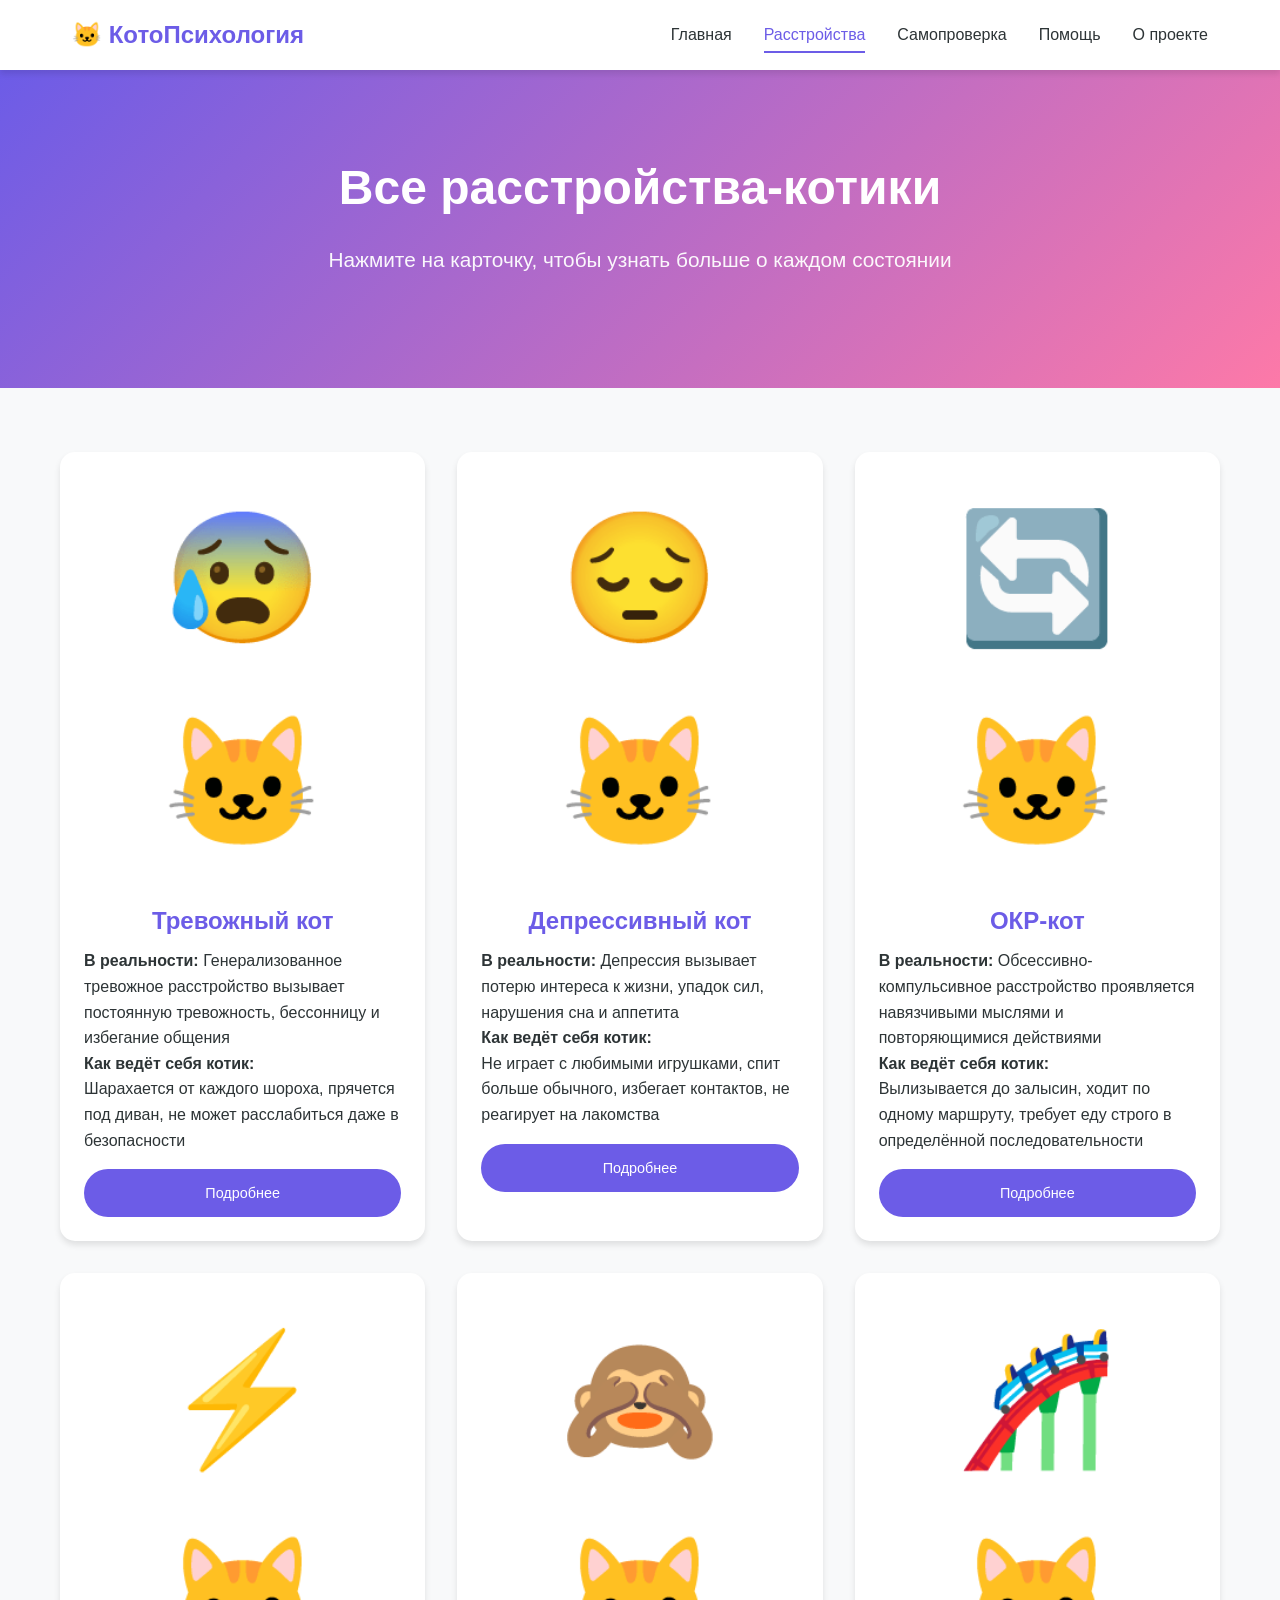
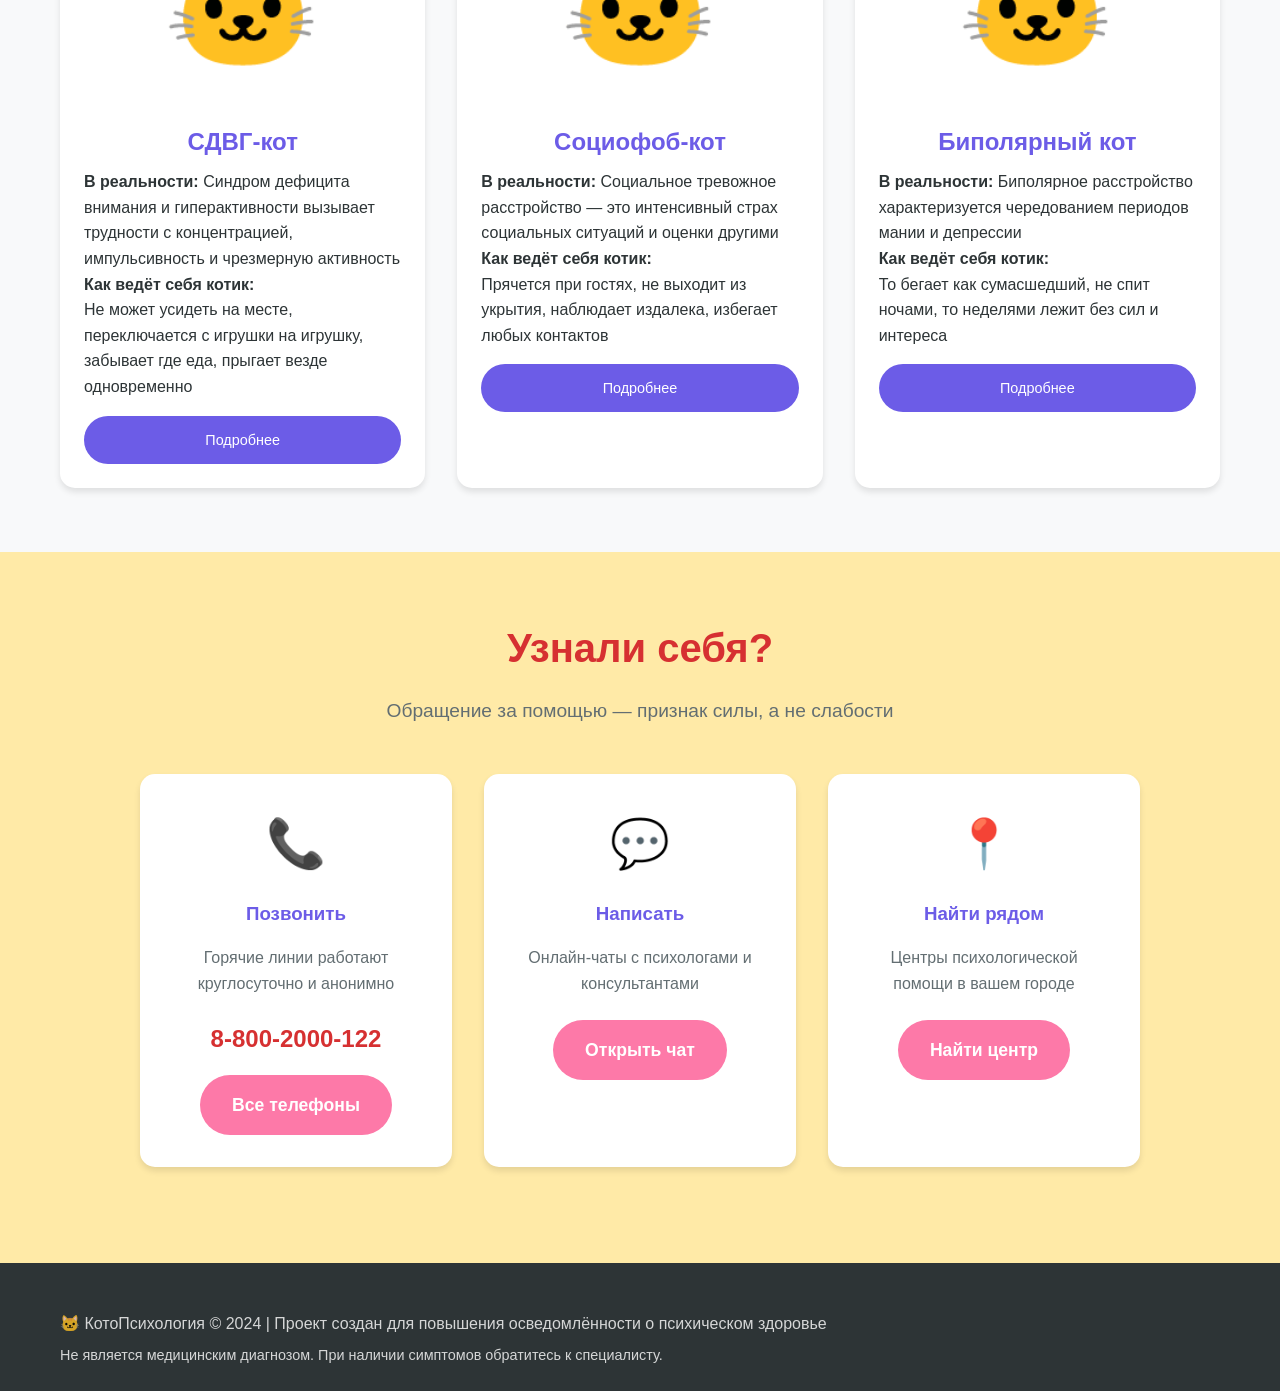
<file: conditions.html>
<!DOCTYPE html>
<html lang="ru">
<head>
    <meta charset="UTF-8">
    <meta name="viewport" content="width=device-width, initial-scale=1.0">
    <title>Расстройства-котики | КотоПсихология</title>
    <link rel="stylesheet" href="css/styles.css">
</head>
<body>
    <!-- Навигация -->
    <header>
        <nav>
            <a href="index.html" class="logo">🐱 КотоПсихология</a>
            <ul class="nav-links">
                <li><a href="index.html">Главная</a></li>
                <li><a href="conditions.html">Расстройства</a></li>
                <li><a href="test.html">Самопроверка</a></li>
                <li><a href="help.html">Помощь</a></li>
                <li><a href="about.html">О проекте</a></li>
            </ul>
            <div class="hamburger">
                <span></span>
                <span></span>
                <span></span>
            </div>
        </nav>
    </header>

    <!-- Hero блок -->
    <section class="hero">
        <div class="container">
            <h1>Все расстройства-котики</h1>
            <p>Нажмите на карточку, чтобы узнать больше о каждом состоянии</p>
        </div>
    </section>

    <!-- Все карточки расстройств -->
    <section id="all-conditions">
        <div class="container">
            <div class="conditions-grid">
                <!-- Карточка 1: Тревожный кот -->
                <div class="condition-card">
                    <div class="condition-emoji">😰🐱</div>
                    <div class="condition-content">
                        <h3>Тревожный кот</h3>
                        <p class="real-description"><strong>В реальности:</strong> Генерализованное тревожное расстройство вызывает постоянную тревожность, бессонницу и избегание общения</p>
                        <div class="condition-meta">
                            <h4>Как ведёт себя котик:</h4>
                            <p>Шарахается от каждого шороха, прячется под диван, не может расслабиться даже в безопасности</p>
                        </div>
                        <div class="condition-details">
                            <p><strong>Физические симптомы:</strong> Учащённое сердцебиение, напряжение в мышцах, проблемы с пищеварением, потливость, дрожь</p>
                            <p><strong>Эмоциональные признаки:</strong> Постоянное беспокойство, раздражительность, трудности с концентрацией</p>
                            <p><strong>Что помогает:</strong> Когнитивно-поведенческая терапия, техники дыхания и релаксации, режим дня, физическая активность, иногда медикаменты по назначению врача</p>
                            <p><strong>Статистика:</strong> Около 5% взрослых людей страдают от ГТР</p>
                        </div>
                        <button class="btn btn-accent toggle-btn" style="margin-top: 1rem; width: 100%;">Подробнее</button>
                    </div>
                </div>

                <!-- Карточка 2: Депрессивный кот -->
                <div class="condition-card">
                    <div class="condition-emoji">😔🐱</div>
                    <div class="condition-content">
                        <h3>Депрессивный кот</h3>
                        <p class="real-description"><strong>В реальности:</strong> Депрессия вызывает потерю интереса к жизни, упадок сил, нарушения сна и аппетита</p>
                        <div class="condition-meta">
                            <h4>Как ведёт себя котик:</h4>
                            <p>Не играет с любимыми игрушками, спит больше обычного, избегает контактов, не реагирует на лакомства</p>
                        </div>
                        <div class="condition-details">
                            <p><strong>Физические симптомы:</strong> Хроническая усталость, изменения веса, головные боли, проблемы со сном</p>
                            <p><strong>Эмоциональные признаки:</strong> Чувство пустоты, вина, безнадёжность, потеря удовольствия от жизни</p>
                            <p><strong>Что помогает:</strong> Психотерапия (особенно КПТ), социальная поддержка, регулярная физическая активность, солнечный свет, лечение у психиатра</p>
                            <p><strong>Важно:</strong> Депрессия — это не лень и не слабость характера, а медицинское состояние</p>
                        </div>
                        <button class="btn btn-accent toggle-btn" style="margin-top: 1rem; width: 100%;">Подробнее</button>
                    </div>
                </div>

                <!-- Карточка 3: ОКР-кот -->
                <div class="condition-card">
                    <div class="condition-emoji">🔄🐱</div>
                    <div class="condition-content">
                        <h3>ОКР-кот</h3>
                        <p class="real-description"><strong>В реальности:</strong> Обсессивно-компульсивное расстройство проявляется навязчивыми мыслями и повторяющимися действиями</p>
                        <div class="condition-meta">
                            <h4>Как ведёт себя котик:</h4>
                            <p>Вылизывается до залысин, ходит по одному маршруту, требует еду строго в определённой последовательности</p>
                        </div>
                        <div class="condition-details">
                            <p><strong>Обсессии:</strong> Навязчивые мысли о загрязнении, симметрии, причинении вреда</p>
                            <p><strong>Компульсии:</strong> Многократное мытьё рук, проверка замков, подсчёт предметов, упорядочивание</p>
                            <p><strong>Что помогает:</strong> Экспозиционная терапия, когнитивно-поведенческая терапия, медикаментозное лечение (СИОЗС)</p>
                            <p><strong>Статистика:</strong> Около 2-3% людей имеют ОКР</p>
                        </div>
                        <button class="btn btn-accent toggle-btn" style="margin-top: 1rem; width: 100%;">Подробнее</button>
                    </div>
                </div>

                <!-- Карточка 4: СДВГ-кот -->
                <div class="condition-card">
                    <div class="condition-emoji">⚡🐱</div>
                    <div class="condition-content">
                        <h3>СДВГ-кот</h3>
                        <p class="real-description"><strong>В реальности:</strong> Синдром дефицита внимания и гиперактивности вызывает трудности с концентрацией, импульсивность и чрезмерную активность</p>
                        <div class="condition-meta">
                            <h4>Как ведёт себя котик:</h4>
                            <p>Не может усидеть на месте, переключается с игрушки на игрушку, забывает где еда, прыгает везде одновременно</p>
                        </div>
                        <div class="condition-details">
                            <p><strong>Основные симптомы:</strong> Невнимательность, гиперактивность, импульсивность</p>
                            <p><strong>Влияние на жизнь:</strong> Трудности с учёбой/работой, проблемами в отношениях, низкой самооценкой</p>
                            <p><strong>Что помогает:</strong> Поведенческая терапия, коучинг, медикаменты (стимуляторы), структурирование времени, физические упражнения</p>
                            <p><strong>Интересный факт:</strong> Многие люди с СДВГ обладают креативностью и энергичностью</p>
                        </div>
                        <button class="btn btn-accent toggle-btn" style="margin-top: 1rem; width: 100%;">Подробнее</button>
                    </div>
                </div>

                <!-- Карточка 5: Социофоб-кот -->
                <div class="condition-card">
                    <div class="condition-emoji">🙈🐱</div>
                    <div class="condition-content">
                        <h3>Социофоб-кот</h3>
                        <p class="real-description"><strong>В реальности:</strong> Социальное тревожное расстройство — это интенсивный страх социальных ситуаций и оценки другими</p>
                        <div class="condition-meta">
                            <h4>Как ведёт себя котик:</h4>
                            <p>Прячется при гостях, не выходит из укрытия, наблюдает издалека, избегает любых контактов</p>
                        </div>
                        <div class="condition-details">
                            <p><strong>Физические симптомы:</strong> Покраснение, потливость, дрожь, учащённое сердцебиение в социальных ситуациях</p>
                            <p><strong>Избегание:</strong> Отказ от встреч, звонков, публичных выступлений, новых знакомств</p>
                            <p><strong>Что помогает:</strong> Групповая терапия, экспозиционная терапия, когнитивно-поведенческая терапия, социальные навыки</p>
                            <p><strong>Важно:</strong> Это не просто «застенчивость», а серьёзное расстройство, влияющее на качество жизни</p>
                        </div>
                        <button class="btn btn-accent toggle-btn" style="margin-top: 1rem; width: 100%;">Подробнее</button>
                    </div>
                </div>

                <!-- Карточка 6: Биполярный кот -->
                <div class="condition-card">
                    <div class="condition-emoji">🎢🐱</div>
                    <div class="condition-content">
                        <h3>Биполярный кот</h3>
                        <p class="real-description"><strong>В реальности:</strong> Биполярное расстройство характеризуется чередованием периодов мании и депрессии</p>
                        <div class="condition-meta">
                            <h4>Как ведёт себя котик:</h4>
                            <p>То бегает как сумасшедший, не спит ночами, то неделями лежит без сил и интереса</p>
                        </div>
                        <div class="condition-details">
                            <p><strong>Маниакальная фаза:</strong> Повышенная энергия, снижение потребности во сне, импульсивность, грандиозные идеи</p>
                            <p><strong>Депрессивная фаза:</strong> Упадок сил, потеря интереса, чувство вины, суицидальные мысли</p>
                            <p><strong>Что помогает:</strong> Стабилизаторы настроения, психотерапия, режим сна, избегание стресса и веществ</p>
                            <p><strong>Важно:</strong> При правильном лечении люди с БАР живут полноценной жизнью</p>
                        </div>
                        <button class="btn btn-accent toggle-btn" style="margin-top: 1rem; width: 100%;">Подробнее</button>
                    </div>
                </div>
            </div>
        </div>
    </section>

    <!-- Блок помощи -->
    <section class="help-section">
        <div class="container">
            <h2 class="section-title">Узнали себя?</h2>
            <p class="section-subtitle">Обращение за помощью — признак силы, а не слабости</p>
            
            <div class="help-cards">
                <div class="help-card">
                    <div class="help-icon">📞</div>
                    <h3>Позвонить</h3>
                    <p>Горячие линии работают круглосуточно и анонимно</p>
                    <a href="tel:88002000122" class="help-phone">8-800-2000-122</a>
                    <a href="help.html" class="btn btn-accent">Все телефоны</a>
                </div>
                
                <div class="help-card">
                    <div class="help-icon">💬</div>
                    <h3>Написать</h3>
                    <p>Онлайн-чаты с психологами и консультантами</p>
                    <a href="help.html" class="btn btn-accent">Открыть чат</a>
                </div>
                
                <div class="help-card">
                    <div class="help-icon">📍</div>
                    <h3>Найти рядом</h3>
                    <p>Центры психологической помощи в вашем городе</p>
                    <a href="help.html" class="btn btn-accent">Найти центр</a>
                </div>
            </div>
        </div>
    </section>

    <!-- Footer -->
    <footer>
        <div class="container">
            <p>🐱 КотоПсихология © 2024 | Проект создан для повышения осведомлённости о психическом здоровье</p>
            <p style="margin-top: 0.5rem; font-size: 0.9rem;">Не является медицинским диагнозом. При наличии симптомов обратитесь к специалисту.</p>
        </div>
    </footer>

    <script src="js/script.js"></script>
</body>
</html>
</file>
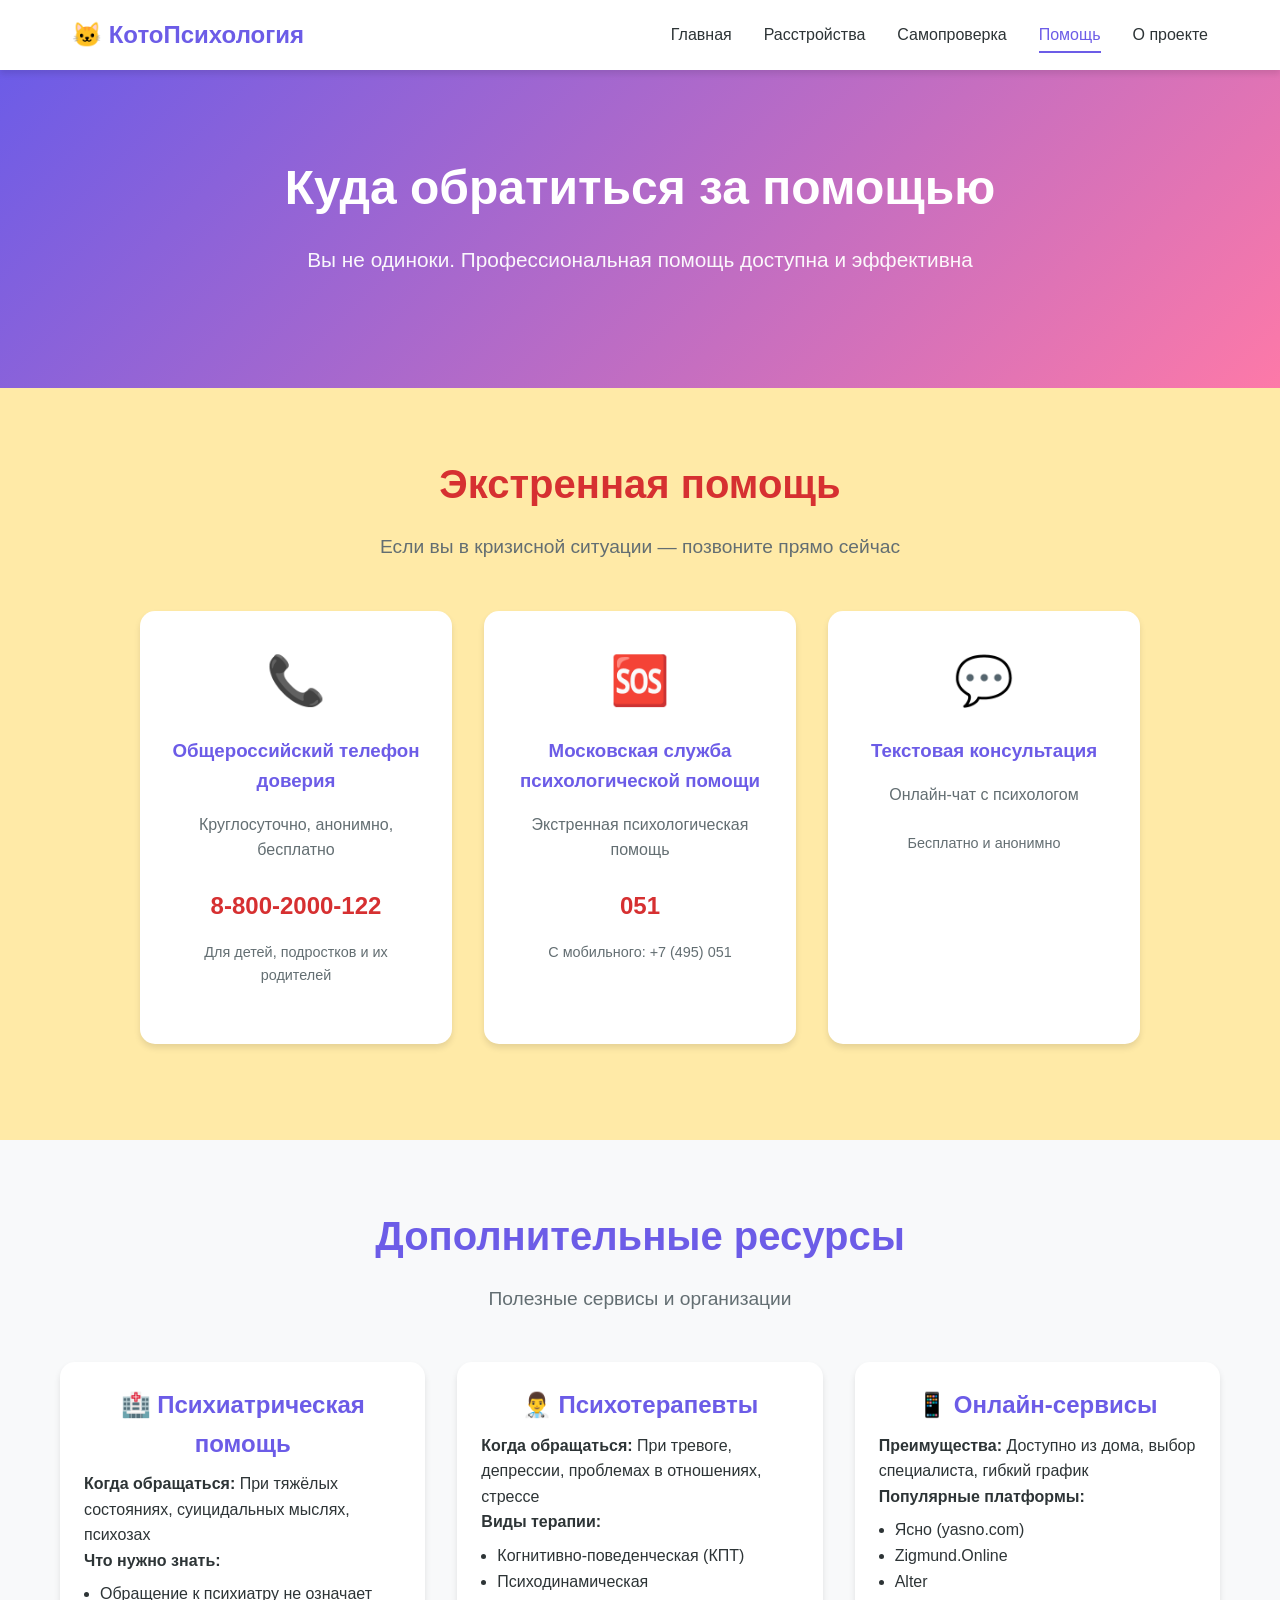
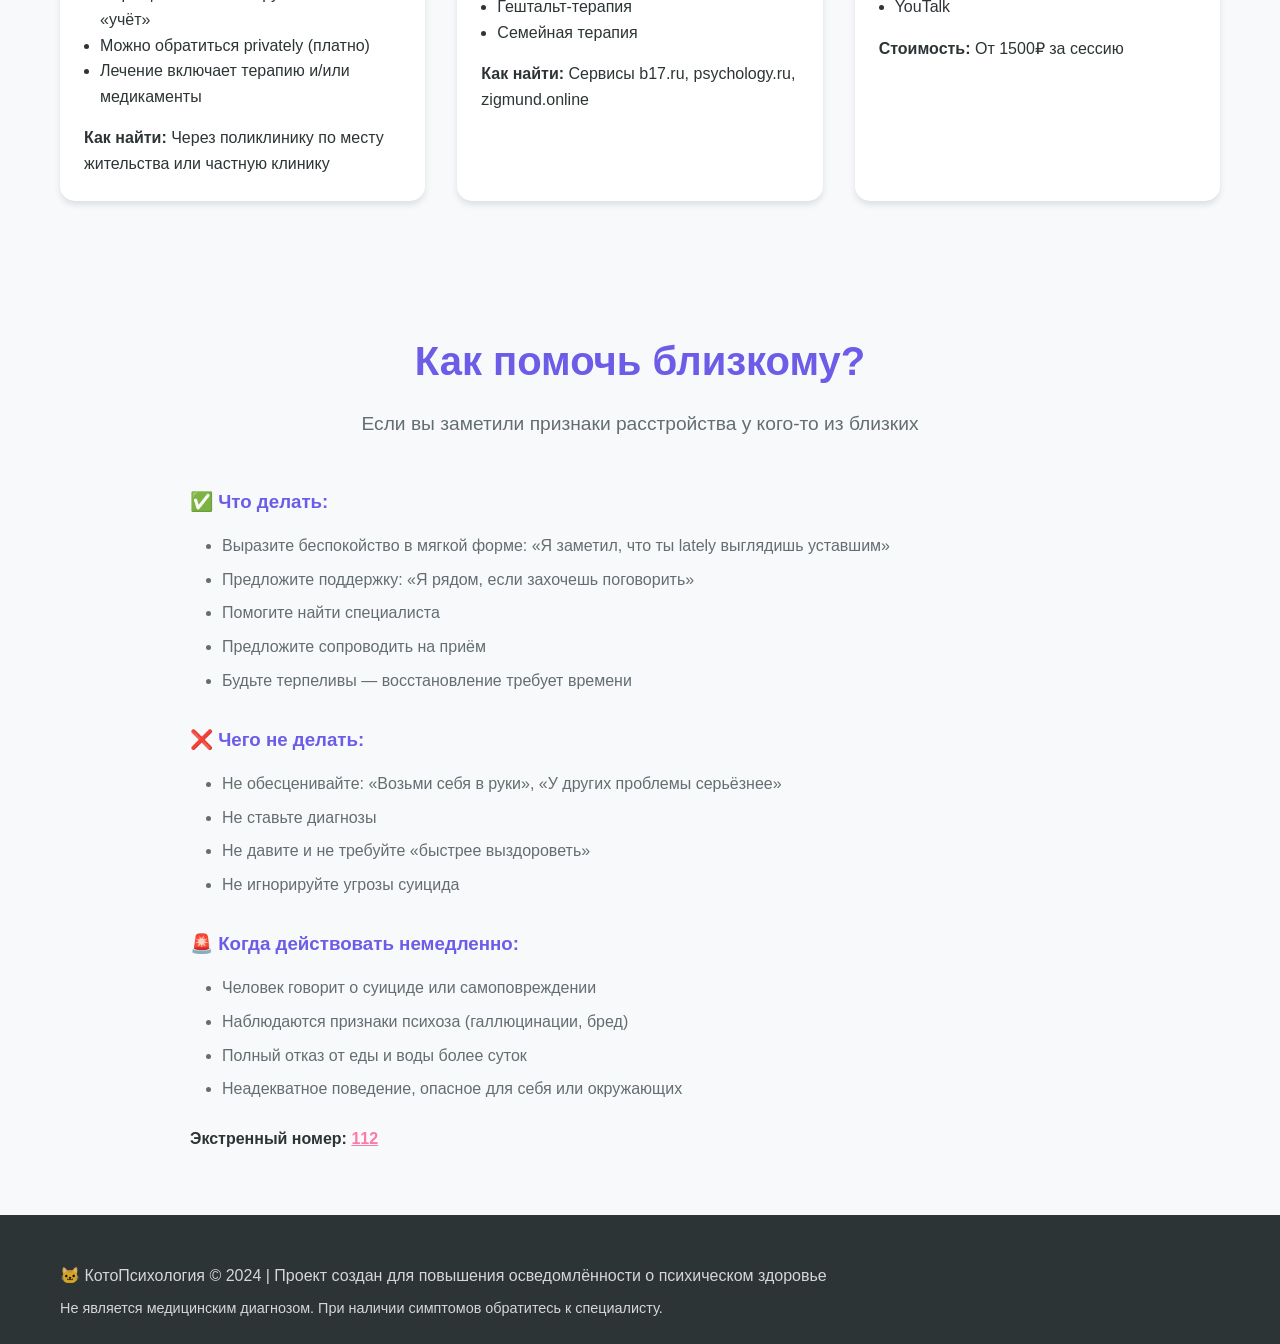
<file: help.html>
<!DOCTYPE html>
<html lang="ru">
<head>
    <meta charset="UTF-8">
    <meta name="viewport" content="width=device-width, initial-scale=1.0">
    <title>Куда обратиться за помощью | КотоПсихология</title>
    <link rel="stylesheet" href="css/styles.css">
</head>
<body>
    <!-- Навигация -->
    <header>
        <nav>
            <a href="index.html" class="logo">🐱 КотоПсихология</a>
            <ul class="nav-links">
                <li><a href="index.html">Главная</a></li>
                <li><a href="conditions.html">Расстройства</a></li>
                <li><a href="test.html">Самопроверка</a></li>
                <li><a href="help.html">Помощь</a></li>
                <li><a href="about.html">О проекте</a></li>
            </ul>
            <div class="hamburger">
                <span></span>
                <span></span>
                <span></span>
            </div>
        </nav>
    </header>

    <!-- Hero блок -->
    <section class="hero">
        <div class="container">
            <h1>Куда обратиться за помощью</h1>
            <p>Вы не одиноки. Профессиональная помощь доступна и эффективна</p>
        </div>
    </section>

    <!-- Основной блок помощи -->
    <section class="help-section">
        <div class="container">
            <h2 class="section-title">Экстренная помощь</h2>
            <p class="section-subtitle">Если вы в кризисной ситуации — позвоните прямо сейчас</p>
            
            <div class="help-cards">
                <div class="help-card">
                    <div class="help-icon">📞</div>
                    <h3>Общероссийский телефон доверия</h3>
                    <p>Круглосуточно, анонимно, бесплатно</p>
                    <a href="tel:88002000122" class="help-phone">8-800-2000-122</a>
                    <p style="font-size: 0.9rem; color: var(--text-light);">Для детей, подростков и их родителей</p>
                </div>
                
                <div class="help-card">
                    <div class="help-icon">🆘</div>
                    <h3>Московская служба психологической помощи</h3>
                    <p>Экстренная психологическая помощь</p>
                    <a href="tel:051" class="help-phone">051</a>
                    <p style="font-size: 0.9rem; color: var(--text-light);">С мобильного: +7 (495) 051</p>
                </div>
                
                <div class="help-card">
                    <div class="help-icon">💬</div>
                    <h3>Текстовая консультация</h3>
                    <p>Онлайн-чат с психологом</p>
                    <p style="font-size: 0.9rem; color: var(--text-light); margin: 0.5rem 0;">Бесплатно и анонимно</p>
                </div>
            </div>
        </div>
    </section>

    <!-- Дополнительные ресурсы -->
    <section id="resources">
        <div class="container">
            <h2 class="section-title">Дополнительные ресурсы</h2>
            <p class="section-subtitle">Полезные сервисы и организации</p>
            
            <div class="conditions-grid" style="grid-template-columns: repeat(auto-fit, minmax(350px, 1fr));">
                <div class="condition-card" style="cursor: default;">
                    <div class="condition-content">
                        <h3>🏥 Психиатрическая помощь</h3>
                        <p class="real-description"><strong>Когда обращаться:</strong> При тяжёлых состояниях, суицидальных мыслях, психозах</p>
                        <div class="condition-meta">
                            <h4>Что нужно знать:</h4>
                            <ul style="margin-left: 1rem; margin-top: 0.5rem;">
                                <li>Обращение к психиатру не означает «учёт»</li>
                                <li>Можно обратиться privately (платно)</li>
                                <li>Лечение включает терапию и/или медикаменты</li>
                            </ul>
                        </div>
                        <p style="margin-top: 1rem;"><strong>Как найти:</strong> Через поликлинику по месту жительства или частную клинику</p>
                    </div>
                </div>

                <div class="condition-card" style="cursor: default;">
                    <div class="condition-content">
                        <h3>👨‍⚕️ Психотерапевты</h3>
                        <p class="real-description"><strong>Когда обращаться:</strong> При тревоге, депрессии, проблемах в отношениях, стрессе</p>
                        <div class="condition-meta">
                            <h4>Виды терапии:</h4>
                            <ul style="margin-left: 1rem; margin-top: 0.5rem;">
                                <li>Когнитивно-поведенческая (КПТ)</li>
                                <li>Психодинамическая</li>
                                <li>Гештальт-терапия</li>
                                <li>Семейная терапия</li>
                            </ul>
                        </div>
                        <p style="margin-top: 1rem;"><strong>Как найти:</strong> Сервисы b17.ru, psychology.ru, zigmund.online</p>
                    </div>
                </div>

                <div class="condition-card" style="cursor: default;">
                    <div class="condition-content">
                        <h3>📱 Онлайн-сервисы</h3>
                        <p class="real-description"><strong>Преимущества:</strong> Доступно из дома, выбор специалиста, гибкий график</p>
                        <div class="condition-meta">
                            <h4>Популярные платформы:</h4>
                            <ul style="margin-left: 1rem; margin-top: 0.5rem;">
                                <li>Ясно (yasno.com)</li>
                                <li>Zigmund.Online</li>
                                <li>Alter</li>
                                <li>YouTalk</li>
                            </ul>
                        </div>
                        <p style="margin-top: 1rem;"><strong>Стоимость:</strong> От 1500₽ за сессию</p>
                    </div>
                </div>
            </div>
        </div>
    </section>

    <!-- Как помочь близкому -->
    <section id="help-others">
        <div class="container">
            <h2 class="section-title">Как помочь близкому?</h2>
            <p class="section-subtitle">Если вы заметили признаки расстройства у кого-то из близких</p>
            
            <div class="about-content">
                <h3>✅ Что делать:</h3>
                <ul>
                    <li>Выразите беспокойство в мягкой форме: «Я заметил, что ты lately выглядишь уставшим»</li>
                    <li>Предложите поддержку: «Я рядом, если захочешь поговорить»</li>
                    <li>Помогите найти специалиста</li>
                    <li>Предложите сопроводить на приём</li>
                    <li>Будьте терпеливы — восстановление требует времени</li>
                </ul>

                <h3>❌ Чего не делать:</h3>
                <ul>
                    <li>Не обесценивайте: «Возьми себя в руки», «У других проблемы серьёзнее»</li>
                    <li>Не ставьте диагнозы</li>
                    <li>Не давите и не требуйте «быстрее выздороветь»</li>
                    <li>Не игнорируйте угрозы суицида</li>
                </ul>

                <h3>🚨 Когда действовать немедленно:</h3>
                <ul>
                    <li>Человек говорит о суициде или самоповреждении</li>
                    <li>Наблюдаются признаки психоза (галлюцинации, бред)</li>
                    <li>Полный отказ от еды и воды более суток</li>
                    <li>Неадекватное поведение, опасное для себя или окружающих</li>
                </ul>
                
                <p style="margin-top: 1.5rem;"><strong>Экстренный номер:</strong> <a href="tel:112" style="color: var(--accent-color); font-weight: bold;">112</a></p>
            </div>
        </div>
    </section>

    <!-- Footer -->
    <footer>
        <div class="container">
            <p>🐱 КотоПсихология © 2024 | Проект создан для повышения осведомлённости о психическом здоровье</p>
            <p style="margin-top: 0.5rem; font-size: 0.9rem;">Не является медицинским диагнозом. При наличии симптомов обратитесь к специалисту.</p>
        </div>
    </footer>

    <script src="js/script.js"></script>
</body>
</html>
</file>
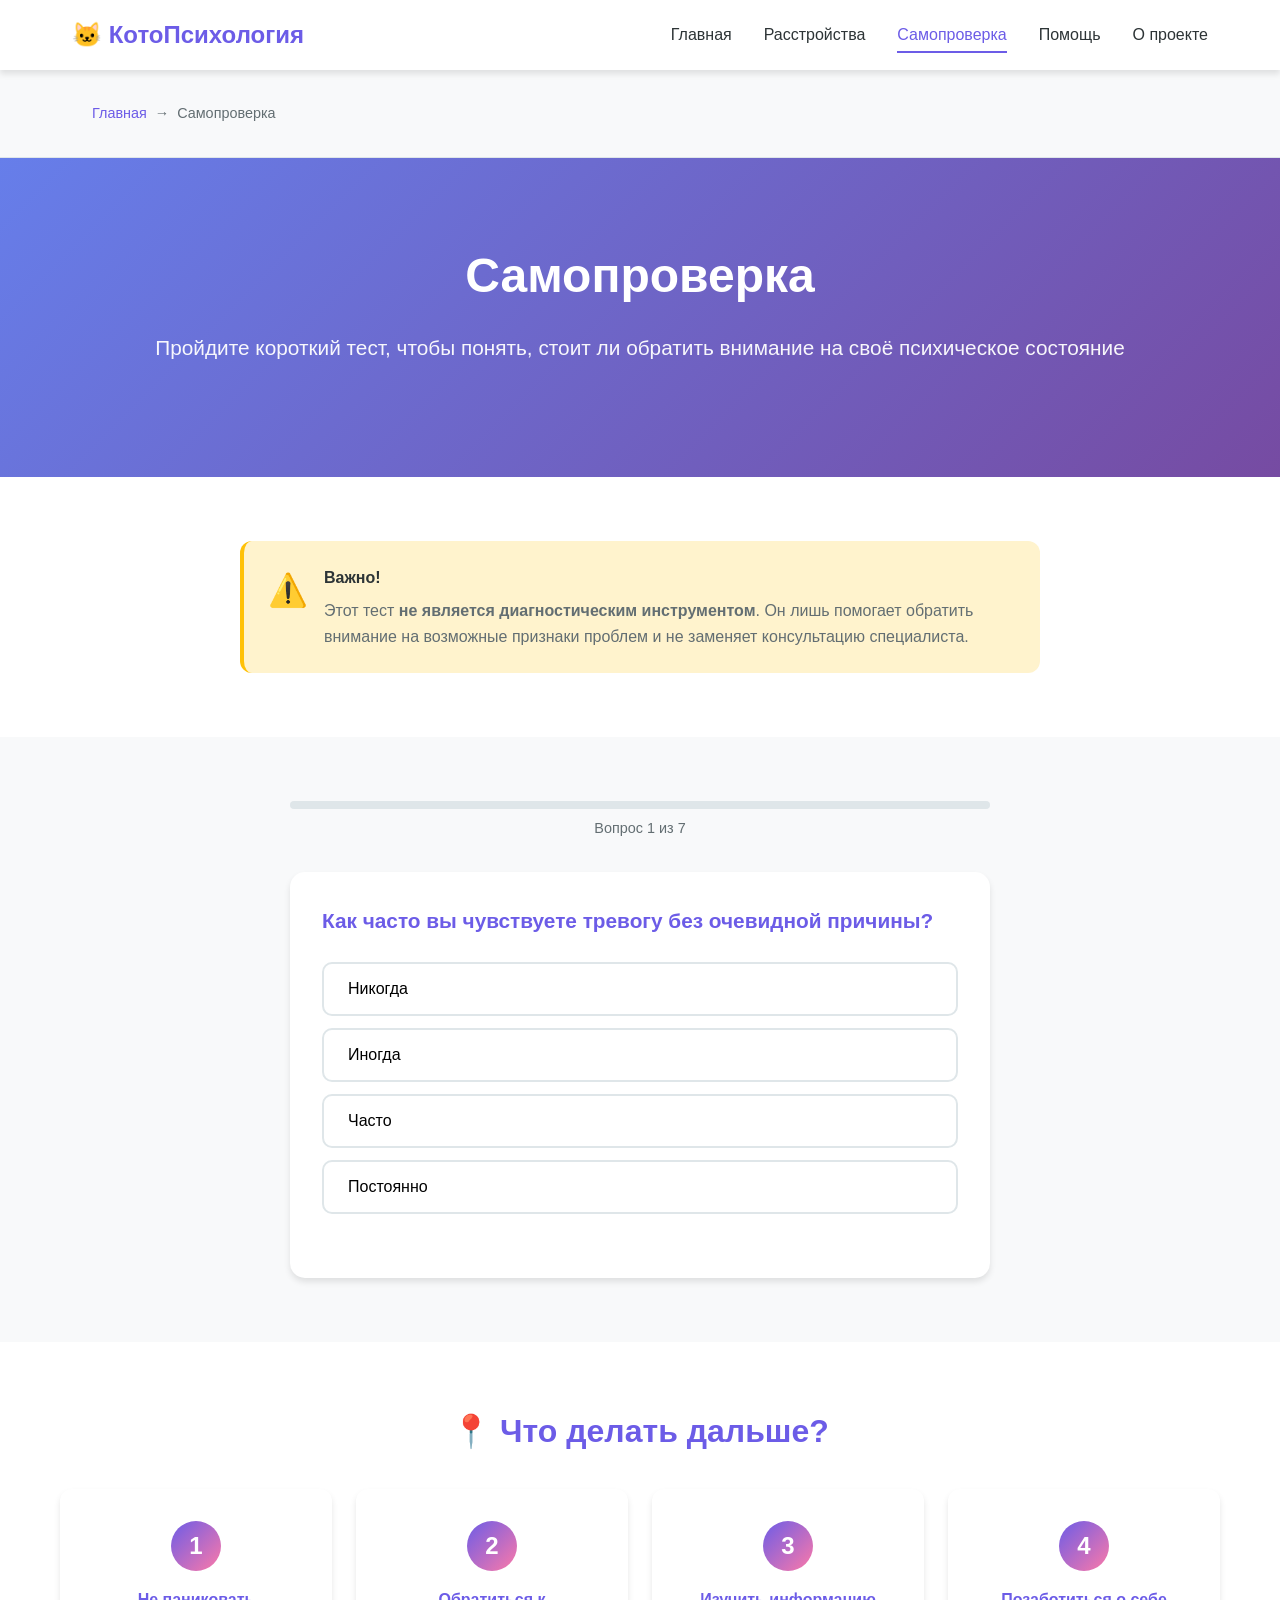
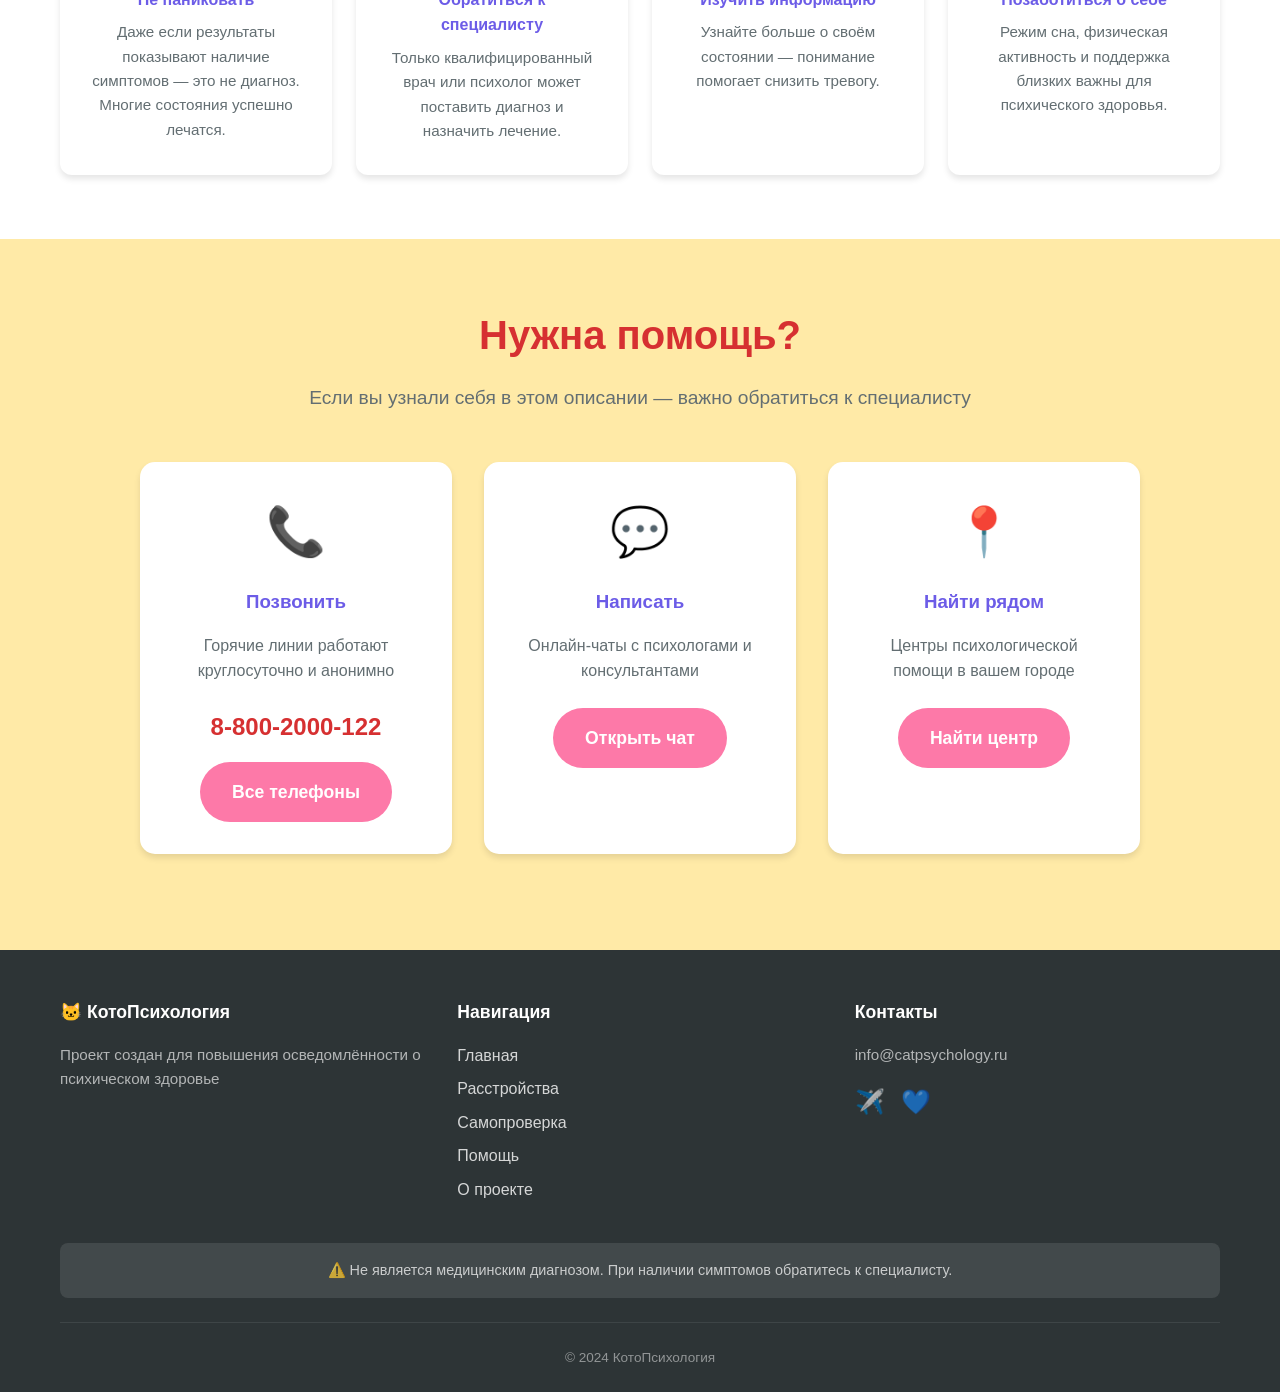
<file: test.html>
<!DOCTYPE html>
<html lang="ru">
<head>
    <meta charset="UTF-8">
    <meta name="viewport" content="width=device-width, initial-scale=1.0">
    <title>Самопроверка | КотоПсихология</title>
    <link rel="stylesheet" href="css/styles.css">
</head>
<body>
    <!-- Навигация -->
    <header>
        <nav>
            <a href="index.html" class="logo">🐱 КотоПсихология</a>
            <ul class="nav-links">
                <li><a href="index.html">Главная</a></li>
                <li><a href="conditions.html">Расстройства</a></li>
                <li><a href="test.html">Самопроверка</a></li>
                <li><a href="help.html">Помощь</a></li>
                <li><a href="about.html">О проекте</a></li>
            </ul>
            <div class="hamburger">
                <span></span>
                <span></span>
                <span></span>
            </div>
        </nav>
    </header>

    <!-- Хлебные крошки -->
    <section class="breadcrumbs">
        <div class="container">
            <nav aria-label="Хлебные крошки">
                <ol>
                    <li><a href="index.html">Главная</a></li>
                    <li><span aria-current="page">Самопроверка</span></li>
                </ol>
            </nav>
        </div>
    </section>

    <!-- Hero блок -->
    <section class="hero hero-test">
        <div class="container">
            <h1>Самопроверка</h1>
            <p>Пройдите короткий тест, чтобы понять, стоит ли обратить внимание на своё психическое состояние</p>
        </div>
    </section>

    <!-- Важное предупреждение -->
    <section class="section-white">
        <div class="container">
            <div class="info-box info-box-warning" style="max-width: 800px; margin: 0 auto;">
                <div class="info-box-icon">⚠️</div>
                <div class="info-box-content">
                    <h4>Важно!</h4>
                    <p>Этот тест <strong>не является диагностическим инструментом</strong>. Он лишь помогает обратить внимание на возможные признаки проблем и не заменяет консультацию специалиста.</p>
                </div>
            </div>
        </div>
    </section>

    <!-- Тест -->
    <section id="quiz-section" class="section-gray">
        <div class="container">
            <div class="quiz-wrapper">
                <!-- Прогресс бар -->
                <div class="quiz-progress">
                    <div class="progress-bar">
                        <div class="progress-fill" style="width: 0%;"></div>
                    </div>
                    <div class="progress-text">Вопрос <span class="current-question">1</span> из <span class="total-questions">7</span></div>
                </div>

                <!-- Контейнер вопросов -->
                <div class="quiz-container" id="quiz-container">
                    <!-- Вопросы будут загружены через JavaScript -->
                </div>

                <!-- Результат -->
                <div class="quiz-result" id="quiz-result" style="display: none;">
                    <div class="result-card">
                        <div class="result-emoji" id="result-emoji">🐱</div>
                        <h2 id="result-title">Результат</h2>
                        <p id="result-description" class="result-description"></p>
                        
                        <div class="result-details" id="result-details"></div>
                        
                        <div class="result-actions">
                            <a href="help.html" class="btn btn-accent">Получить помощь</a>
                            <a href="conditions.html" class="btn btn-primary">Изучить расстройства</a>
                            <button class="btn btn-outline" onclick="restartQuiz()">Пройти заново</button>
                        </div>
                    </div>
                </div>
            </div>
        </div>
    </section>

    <!-- Что делать дальше -->
    <section class="section-white">
        <div class="container">
            <h2 class="section-title-with-icon">📍 Что делать дальше?</h2>
            
            <div class="next-steps-grid">
                <div class="step-card">
                    <div class="step-number">1</div>
                    <h4>Не паниковать</h4>
                    <p>Даже если результаты показывают наличие симптомов — это не диагноз. Многие состояния успешно лечатся.</p>
                </div>
                
                <div class="step-card">
                    <div class="step-number">2</div>
                    <h4>Обратиться к специалисту</h4>
                    <p>Только квалифицированный врач или психолог может поставить диагноз и назначить лечение.</p>
                </div>
                
                <div class="step-card">
                    <div class="step-number">3</div>
                    <h4>Изучить информацию</h4>
                    <p>Узнайте больше о своём состоянии — понимание помогает снизить тревогу.</p>
                </div>
                
                <div class="step-card">
                    <div class="step-number">4</div>
                    <h4>Позаботиться о себе</h4>
                    <p>Режим сна, физическая активность и поддержка близких важны для психического здоровья.</p>
                </div>
            </div>
        </div>
    </section>

    <!-- Блок помощи -->
    <section class="help-section">
        <div class="container">
            <h2 class="section-title">Нужна помощь?</h2>
            <p class="section-subtitle">Если вы узнали себя в этом описании — важно обратиться к специалисту</p>
            
            <div class="help-cards">
                <div class="help-card">
                    <div class="help-icon">📞</div>
                    <h3>Позвонить</h3>
                    <p>Горячие линии работают круглосуточно и анонимно</p>
                    <a href="tel:88002000122" class="help-phone">8-800-2000-122</a>
                    <a href="help.html" class="btn btn-accent">Все телефоны</a>
                </div>
                
                <div class="help-card">
                    <div class="help-icon">💬</div>
                    <h3>Написать</h3>
                    <p>Онлайн-чаты с психологами и консультантами</p>
                    <a href="help.html" class="btn btn-accent">Открыть чат</a>
                </div>
                
                <div class="help-card">
                    <div class="help-icon">📍</div>
                    <h3>Найти рядом</h3>
                    <p>Центры психологической помощи в вашем городе</p>
                    <a href="help.html" class="btn btn-accent">Найти центр</a>
                </div>
            </div>
        </div>
    </section>

    <!-- Footer -->
    <footer>
        <div class="container">
            <div class="footer-content">
                <div class="footer-col">
                    <h4>🐱 КотоПсихология</h4>
                    <p>Проект создан для повышения осведомлённости о психическом здоровье</p>
                </div>
                <div class="footer-col">
                    <h4>Навигация</h4>
                    <ul>
                        <li><a href="index.html">Главная</a></li>
                        <li><a href="conditions.html">Расстройства</a></li>
                        <li><a href="test.html">Самопроверка</a></li>
                        <li><a href="help.html">Помощь</a></li>
                        <li><a href="about.html">О проекте</a></li>
                    </ul>
                </div>
                <div class="footer-col">
                    <h4>Контакты</h4>
                    <p>info@catpsychology.ru</p>
                    <div class="social-links">
                        <a href="#" aria-label="Telegram">✈️</a>
                        <a href="#" aria-label="ВКонтакте">💙</a>
                    </div>
                </div>
            </div>
            <div class="footer-warning">
                <p>⚠️ Не является медицинским диагнозом. При наличии симптомов обратитесь к специалисту.</p>
            </div>
            <p class="footer-copyright">© 2024 КотоПсихология</p>
        </div>
    </footer>

    <!-- Кнопка наверх -->
    <button class="back-to-top" aria-label="Вернуться наверх">↑</button>

    <script src="js/script.js"></script>
</body>
</html>
</file>
<file: css/styles.css>
/* ============================================
   Основные стили и переменные
   ============================================ */

:root {
    --primary-color: #6c5ce7;
    --primary-hover: #5b4cdb;
    --accent-color: #fd79a8;
    --accent-hover: #e84393;
    --bg-color: #f8f9fa;
    --card-bg: #ffffff;
    --text-color: #2d3436;
    --text-light: #636e72;
    --border-color: #dfe6e9;
    --shadow: 0 4px 6px rgba(0, 0, 0, 0.1);
    --shadow-hover: 0 8px 15px rgba(0, 0, 0, 0.15);
    --help-bg: #ffeaa7;
    --help-text: #d63031;
}

* {
    margin: 0;
    padding: 0;
    box-sizing: border-box;
}

html {
    scroll-behavior: smooth;
}

body {
    font-family: 'Segoe UI', Tahoma, Geneva, Verdana, sans-serif;
    line-height: 1.6;
    color: var(--text-color);
    background-color: var(--bg-color);
}

.container {
    max-width: 1200px;
    margin: 0 auto;
    padding: 0 20px;
}

/* ============================================
   Навигация
   ============================================ */

header {
    background-color: var(--card-bg);
    box-shadow: var(--shadow);
    position: sticky;
    top: 0;
    z-index: 1000;
}

nav {
    display: flex;
    justify-content: space-between;
    align-items: center;
    padding: 1rem 2rem;
    max-width: 1200px;
    margin: 0 auto;
}

.logo {
    font-size: 1.5rem;
    font-weight: bold;
    color: var(--primary-color);
    text-decoration: none;
}

.nav-links {
    display: flex;
    list-style: none;
    gap: 2rem;
}

.nav-links a {
    text-decoration: none;
    color: var(--text-color);
    font-weight: 500;
    transition: color 0.3s ease;
    padding: 0.5rem 0;
}

.nav-links a:hover,
.nav-links a.active {
    color: var(--primary-color);
    border-bottom: 2px solid var(--primary-color);
}

/* Мобильное меню */
.hamburger {
    display: none;
    flex-direction: column;
    cursor: pointer;
    gap: 4px;
}

.hamburger span {
    width: 25px;
    height: 3px;
    background-color: var(--text-color);
    transition: 0.3s;
}

/* ============================================
   Hero блок
   ============================================ */

.hero {
    background: linear-gradient(135deg, var(--primary-color), var(--accent-color));
    color: white;
    padding: 5rem 2rem;
    text-align: center;
}

.hero h1 {
    font-size: 3rem;
    margin-bottom: 1rem;
    animation: fadeInDown 0.8s ease;
}

.hero p {
    font-size: 1.3rem;
    margin-bottom: 2rem;
    opacity: 0.95;
    animation: fadeInUp 0.8s ease;
}

.hero-buttons {
    display: flex;
    gap: 1rem;
    justify-content: center;
    flex-wrap: wrap;
    margin-top: 2rem;
}

.btn {
    display: inline-block;
    padding: 1rem 2rem;
    border-radius: 50px;
    text-decoration: none;
    font-weight: bold;
    font-size: 1.1rem;
    transition: all 0.3s ease;
    cursor: pointer;
    border: none;
    animation: fadeInUp 1s ease;
}

.btn-primary {
    background-color: var(--card-bg);
    color: var(--primary-color);
}

.btn-primary:hover {
    transform: translateY(-3px);
    box-shadow: var(--shadow-hover);
}

.btn-accent {
    background-color: var(--accent-color);
    color: white;
}

.btn-accent:hover {
    background-color: var(--accent-hover);
    transform: translateY(-3px);
    box-shadow: var(--shadow-hover);
}

/* ============================================
   Секции
   ============================================ */

section {
    padding: 4rem 2rem;
}

.section-title {
    text-align: center;
    font-size: 2.5rem;
    margin-bottom: 1rem;
    color: var(--primary-color);
}

.section-subtitle {
    text-align: center;
    color: var(--text-light);
    font-size: 1.2rem;
    margin-bottom: 3rem;
    max-width: 700px;
    margin-left: auto;
    margin-right: auto;
}

/* ============================================
   Карточки расстройств
   ============================================ */

.conditions-grid {
    display: grid;
    grid-template-columns: repeat(auto-fit, minmax(300px, 1fr));
    gap: 2rem;
    max-width: 1200px;
    margin: 0 auto;
}

.condition-card {
    background-color: var(--card-bg);
    border-radius: 15px;
    padding: 1.5rem;
    overflow: hidden;
    box-shadow: var(--shadow);
    transition: all 0.3s ease;
    cursor: pointer;
    text-decoration: none;
    color: inherit;
    display: flex;
    flex-direction: column;
    height: 100%;
}

.condition-card:hover {
    transform: translateY(-10px);
    box-shadow: var(--shadow-hover);
}

.condition-emoji {
    font-size: 8rem;
    margin-bottom: 1rem;
    display: block;
    text-align: center;
}

.condition-card h3 {
    color: var(--primary-color);
    margin-bottom: 0.5rem;
    font-size: 1.5rem;
    text-align: center;
}

.condition-card > p {
    color: var(--text-light);
    font-size: 0.95rem;
    margin-bottom: 1rem;
    text-align: center;
    padding-bottom: 1rem;
    border-bottom: 1px solid var(--border-color);
}

.condition-details {
    max-height: 0;
    overflow: hidden;
    transition: max-height 0.5s ease;
}

.condition-details.open {
    max-height: 500px;
}

.condition-details p {
    padding: 1rem 0;
    color: var(--text-light);
    flex-grow: 1;
}

/* ============================================
   Блок помощи (КРИТИЧНО)
   ============================================ */

.help-section {
    background-color: var(--help-bg);
    padding: 4rem 2rem;
}

.help-section .section-title {
    color: var(--help-text);
}

.help-cards {
    display: grid;
    grid-template-columns: repeat(auto-fit, minmax(280px, 1fr));
    gap: 2rem;
    max-width: 1000px;
    margin: 2rem auto;
}

.help-card {
    background-color: var(--card-bg);
    padding: 2rem;
    border-radius: 15px;
    text-align: center;
    box-shadow: var(--shadow);
    transition: transform 0.3s ease;
}

.help-card:hover {
    transform: scale(1.05);
}

.help-icon {
    font-size: 3rem;
    margin-bottom: 1rem;
}

.help-card h3 {
    color: var(--primary-color);
    margin-bottom: 1rem;
}

.help-card p {
    color: var(--text-light);
    margin-bottom: 1.5rem;
}

.help-phone {
    font-size: 1.5rem;
    font-weight: bold;
    color: var(--help-text);
    text-decoration: none;
    display: block;
    margin-bottom: 1rem;
}

/* ============================================
   Видео секция
   ============================================ */

.video-section {
    background-color: var(--card-bg);
}

.video-container {
    max-width: 900px;
    margin: 0 auto;
    position: relative;
    padding-bottom: 56.25%;
    height: 0;
    overflow: hidden;
    border-radius: 15px;
    box-shadow: var(--shadow);
}

.video-container iframe {
    position: absolute;
    top: 0;
    left: 0;
    width: 100%;
    height: 100%;
    border: none;
}

/* ============================================
   О проекте
   ============================================ */

.about-content {
    max-width: 900px;
    margin: 0 auto;
}

.about-content .lead-text {
    font-size: 1.2rem;
    line-height: 1.8;
    color: var(--text-color);
    margin-bottom: 2rem;
    text-align: center;
}

.about-content h3 {
    color: var(--primary-color);
    margin: 2rem 0 1rem;
}

.about-content ul {
    margin-left: 2rem;
    margin-bottom: 1.5rem;
}

.about-content li {
    margin-bottom: 0.5rem;
    color: var(--text-light);
}

/* ============================================
   Footer
   ============================================ */

footer {
    background-color: var(--text-color);
    color: white;
    padding: 3rem 2rem 1.5rem;
}

footer p {
    opacity: 0.8;
}

.footer-content {
    display: grid;
    grid-template-columns: repeat(auto-fit, minmax(250px, 1fr));
    gap: 2rem;
    max-width: 1200px;
    margin: 0 auto 2rem;
}

.footer-col h4 {
    color: white;
    margin-bottom: 1rem;
    font-size: 1.1rem;
}

.footer-col p {
    color: rgba(255, 255, 255, 0.8);
    font-size: 0.95rem;
    line-height: 1.6;
}

.footer-col ul {
    list-style: none;
    padding: 0;
}

.footer-col li {
    margin-bottom: 0.5rem;
}

.footer-col a {
    color: rgba(255, 255, 255, 0.8);
    text-decoration: none;
    transition: color 0.3s ease;
}

.footer-col a:hover {
    color: white;
}

.social-links {
    display: flex;
    gap: 1rem;
    margin-top: 1rem;
}

.social-links a {
    font-size: 1.5rem;
    text-decoration: none;
}

.footer-warning {
    background-color: rgba(255, 255, 255, 0.1);
    padding: 1rem;
    border-radius: 8px;
    margin: 2rem 0;
    text-align: center;
}

.footer-warning p {
    margin: 0;
    font-size: 0.9rem;
}

.footer-copyright {
    text-align: center;
    padding-top: 1.5rem;
    border-top: 1px solid rgba(255, 255, 255, 0.1);
    font-size: 0.9rem;
}

/* ============================================
   Анимации
   ============================================ */

@keyframes fadeInDown {
    from {
        opacity: 0;
        transform: translateY(-30px);
    }
    to {
        opacity: 1;
        transform: translateY(0);
    }
}

@keyframes fadeInUp {
    from {
        opacity: 0;
        transform: translateY(30px);
    }
    to {
        opacity: 1;
        transform: translateY(0);
    }
}

/* ============================================
   Адаптивность
   ============================================ */

@media (max-width: 768px) {
    .nav-links {
        display: none;
        position: absolute;
        top: 100%;
        left: 0;
        right: 0;
        background-color: var(--card-bg);
        flex-direction: column;
        padding: 1rem 2rem;
        gap: 1rem;
        box-shadow: var(--shadow);
    }

    .nav-links.active {
        display: flex;
    }

    .hamburger {
        display: flex;
    }

    .hero h1 {
        font-size: 2rem;
    }

    .hero p {
        font-size: 1rem;
    }

    .section-title {
        font-size: 2rem;
    }

    .conditions-grid {
        grid-template-columns: 1fr;
    }

    .help-cards {
        grid-template-columns: 1fr;
    }

    .about-content {
        padding: 1.5rem;
    }
}

/* ============================================
   Хлебные крошки
   ============================================ */

.breadcrumbs {
    background-color: var(--bg-color);
    padding: 1rem 0;
    border-bottom: 1px solid var(--border-color);
}

.breadcrumbs ol {
    display: flex;
    list-style: none;
    gap: 0.5rem;
    flex-wrap: wrap;
    font-size: 0.9rem;
}

.breadcrumbs a {
    color: var(--primary-color);
    text-decoration: none;
}

.breadcrumbs a:hover {
    text-decoration: underline;
}

.breadcrumbs span[aria-current="page"] {
    color: var(--text-light);
}

.breadcrumbs li:not(:last-child)::after {
    content: "→";
    margin-left: 0.5rem;
    color: var(--text-light);
}

/* ============================================
   Условные страницы героев
   ============================================ */

.hero-condition {
    padding: 3rem 2rem;
}

.condition-hero-content {
    text-align: center;
}

.condition-emoji {
    font-size: 8rem;
    margin-bottom: 1rem;
    display: block;
}

.hero-subtitle {
    font-size: 1.3rem;
    opacity: 0.95;
    max-width: 600px;
    margin: 0 auto;
}

.anxiety-hero {
    background: linear-gradient(135deg, #a8edea, #fed6e3);
}

.depression-hero {
    background: linear-gradient(135deg, #667eea, #764ba2);
}

.ocd-hero {
    background: linear-gradient(135deg, #f093fb, #f5576c);
}

/* ============================================
   Якорная навигация
   ============================================ */

.anchor-nav {
    background-color: var(--card-bg);
    border-bottom: 1px solid var(--border-color);
    padding: 1rem 0;
    position: sticky;
    top: 70px;
    z-index: 900;
}

.anchor-list {
    display: flex;
    list-style: none;
    gap: 1.5rem;
    justify-content: center;
    flex-wrap: wrap;
    margin: 0;
    padding: 0;
}

.anchor-list a {
    color: var(--text-color);
    text-decoration: none;
    font-size: 0.9rem;
    font-weight: 500;
    padding: 0.5rem 1rem;
    border-radius: 20px;
    transition: all 0.3s ease;
}

.anchor-list a:hover {
    background-color: var(--primary-color);
    color: white;
}

/* ============================================
   Секции с разным фоном
   ============================================ */

.section-white {
    background-color: var(--card-bg);
    padding: 4rem 2rem;
}

.section-gray {
    background-color: var(--bg-color);
    padding: 4rem 2rem;
}

.section-accent {
    background: linear-gradient(135deg, var(--primary-color), var(--accent-color));
    padding: 4rem 2rem;
    color: white;
}

/* ============================================
   Grid для функций и шагов
   ============================================ */

.features-grid {
    display: grid;
    grid-template-columns: repeat(auto-fit, minmax(250px, 1fr));
    gap: 2rem;
    margin: 2rem 0;
}

.feature-card {
    background-color: var(--bg-color);
    padding: 2rem;
    border-radius: 12px;
    text-align: center;
    transition: transform 0.3s ease;
}

.feature-card:hover {
    transform: translateY(-5px);
}

.feature-icon {
    font-size: 3rem;
    margin-bottom: 1rem;
    display: block;
}

.feature-card h4 {
    color: var(--primary-color);
    margin-bottom: 0.5rem;
}

.feature-card p {
    color: var(--text-light);
    font-size: 0.95rem;
}

.steps-grid {
    display: grid;
    grid-template-columns: repeat(auto-fit, minmax(250px, 1fr));
    gap: 2rem;
    margin-top: 2rem;
}

/* ============================================
   Кнопка переключения (toggle)
   ============================================ */

.toggle-btn {
    display: block;
    margin-top: auto;
    padding: 1rem 1.5rem;
    background-color: var(--primary-color);
    color: white;
    border-radius: 25px;
    font-size: 0.9rem;
    font-weight: 500;
    transition: all 0.3s ease;
    text-align: center;
    width: 100%;
}

.condition-card:hover .toggle-btn {
    background-color: var(--primary-hover);
}

/* ============================================
   Видео контейнер
   ============================================ */

.video-wrapper {
    position: relative;
    padding-bottom: 56.25%;
    height: 0;
    overflow: hidden;
    max-width: 900px;
    margin: 2rem auto;
    border-radius: 12px;
    box-shadow: var(--shadow-hover);
}

.video-wrapper iframe {
    position: absolute;
    top: 0;
    left: 0;
    width: 100%;
    height: 100%;
    border-radius: 12px;
}

/* ============================================
   Заголовки секций с иконками
   ============================================ */

.section-title-with-icon {
    font-size: 2rem;
    color: var(--primary-color);
    margin-bottom: 2rem;
    text-align: center;
}

.section-title-light {
    font-size: 2rem;
    color: white;
    text-align: center;
    margin-bottom: 0.5rem;
}

.section-subtitle-light {
    text-align: center;
    color: rgba(255, 255, 255, 0.9);
    font-size: 1.1rem;
    margin-bottom: 3rem;
    max-width: 700px;
    margin-left: auto;
    margin-right: auto;
}

/* ============================================
   Контент блоки
   ============================================ */

.content-block {
    max-width: 900px;
    margin: 0 auto;
}

.lead-text {
    font-size: 1.2rem;
    line-height: 1.8;
    color: var(--text-color);
    margin-bottom: 2rem;
}

/* ============================================
   Информационные блоки
   ============================================ */

.info-box {
    display: flex;
    gap: 1rem;
    padding: 1.5rem;
    border-radius: 12px;
    margin: 2rem 0;
}

.info-box-warning {
    background-color: #fff3cd;
    border-left: 4px solid #ffc107;
}

.info-box-info {
    background-color: #d1ecf1;
    border-left: 4px solid #17a2b8;
}

.info-box-icon {
    font-size: 2rem;
    flex-shrink: 0;
}

.info-box-content h4 {
    margin-bottom: 0.5rem;
    color: var(--text-color);
}

.info-box-content p {
    color: var(--text-light);
    margin: 0;
}

/* ============================================
   Статистика карточки
   ============================================ */

.stats-grid {
    display: grid;
    grid-template-columns: repeat(auto-fit, minmax(200px, 1fr));
    gap: 1.5rem;
    margin-top: 2rem;
}

.stat-card {
    background-color: var(--bg-color);
    padding: 1.5rem;
    border-radius: 12px;
    text-align: center;
}

.stat-number {
    font-size: 2.5rem;
    font-weight: bold;
    color: var(--primary-color);
    margin-bottom: 0.5rem;
}

.stat-label {
    color: var(--text-light);
    font-size: 0.9rem;
}

/* ============================================
   Аккордеон симптомов
   ============================================ */

.symptoms-accordion {
    max-width: 800px;
    margin: 0 auto;
}

.accordion-item {
    background-color: var(--card-bg);
    border-radius: 12px;
    margin-bottom: 1rem;
    overflow: hidden;
    box-shadow: var(--shadow);
}

.accordion-header {
    width: 100%;
    padding: 1.5rem;
    background: none;
    border: none;
    display: flex;
    align-items: center;
    gap: 1rem;
    cursor: pointer;
    font-size: 1.1rem;
    font-weight: 600;
    color: var(--text-color);
    text-align: left;
    transition: background-color 0.3s ease;
}

.accordion-header:hover {
    background-color: var(--bg-color);
}

.accordion-icon {
    color: var(--primary-color);
    transition: transform 0.3s ease;
}

.accordion-header[aria-expanded="true"] .accordion-icon {
    transform: rotate(90deg);
}

.accordion-content {
    max-height: 0;
    overflow: hidden;
    transition: max-height 0.3s ease;
    padding: 0 1.5rem;
}

.accordion-content.open {
    max-height: 500px;
    padding: 0 1.5rem 1.5rem;
}

.accordion-content ul {
    margin-left: 1.5rem;
}

.accordion-content li {
    margin-bottom: 0.5rem;
    color: var(--text-light);
}

/* ============================================
   Метафора сетка
   ============================================ */

.metaphor-grid {
    display: grid;
    grid-template-columns: repeat(auto-fit, minmax(250px, 1fr));
    gap: 1.5rem;
    margin-bottom: 3rem;
}

.metaphor-card {
    background-color: var(--card-bg);
    padding: 1.5rem;
    border-radius: 12px;
    box-shadow: var(--shadow);
    text-align: center;
}

.metaphor-emoji {
    font-size: 3rem;
    margin-bottom: 1rem;
    display: block;
}

.metaphor-card h4 {
    color: var(--primary-color);
    margin-bottom: 0.5rem;
}

.metaphor-card p {
    color: var(--text-light);
    font-size: 0.95rem;
}

/* ============================================
   Таблица сравнения
   ============================================ */

.comparison-table {
    margin-top: 2rem;
    border-radius: 12px;
    overflow: hidden;
    box-shadow: var(--shadow);
}

.comparison-row {
    display: grid;
    grid-template-columns: 1fr 1fr;
}

.comparison-col {
    padding: 1.5rem;
}

.comparison-col:first-child {
    background-color: var(--bg-color);
}

.comparison-col:last-child {
    background-color: var(--primary-color);
    color: white;
}

.comparison-col strong {
    display: block;
    font-size: 1.2rem;
    margin-bottom: 1rem;
}

.comparison-col ul {
    margin-left: 1.5rem;
}

.comparison-col li {
    margin-bottom: 0.5rem;
}

/* ============================================
   Методы помощи сетка
   ============================================ */

.help-methods-grid {
    display: grid;
    grid-template-columns: repeat(auto-fit, minmax(280px, 1fr));
    gap: 1.5rem;
}

.help-method-card {
    background-color: rgba(255, 255, 255, 0.1);
    backdrop-filter: blur(10px);
    padding: 2rem;
    border-radius: 12px;
    border: 1px solid rgba(255, 255, 255, 0.2);
}

.help-method-card .method-icon {
    font-size: 2.5rem;
    margin-bottom: 1rem;
    display: block;
}

.help-method-card h4 {
    color: white;
    margin-bottom: 0.5rem;
}

.help-method-card p {
    color: rgba(255, 255, 255, 0.9);
    margin-bottom: 1rem;
}

.help-method-card ul {
    margin-left: 1.5rem;
    color: rgba(255, 255, 255, 0.8);
}

.help-method-card li {
    margin-bottom: 0.5rem;
}

/* ============================================
   Предупреждающие знаки
   ============================================ */

.warning-signs {
    display: grid;
    grid-template-columns: repeat(auto-fit, minmax(300px, 1fr));
    gap: 2rem;
    margin-bottom: 3rem;
}

.warning-sign-card {
    padding: 2rem;
    border-radius: 12px;
    box-shadow: var(--shadow);
}

.warning-sign-card.critical {
    background-color: #ffebee;
    border-left: 4px solid #f44336;
}

.warning-sign-card {
    background-color: var(--card-bg);
    border-left: 4px solid var(--primary-color);
}

.warning-icon {
    font-size: 2.5rem;
    margin-bottom: 1rem;
    display: block;
}

.warning-sign-card h4 {
    margin-bottom: 1rem;
    color: var(--text-color);
}

.warning-sign-card ul {
    margin-left: 1.5rem;
}

.warning-sign-card li {
    margin-bottom: 0.5rem;
    color: var(--text-light);
}

/* ============================================
   CTA блок
   ============================================ */

.cta-block {
    text-align: center;
    background-color: var(--bg-color);
    padding: 3rem 2rem;
    border-radius: 15px;
}

.cta-block h3 {
    font-size: 1.8rem;
    color: var(--primary-color);
    margin-bottom: 1rem;
}

.cta-block p {
    color: var(--text-light);
    margin-bottom: 2rem;
    max-width: 600px;
    margin-left: auto;
    margin-right: auto;
}

.cta-buttons {
    display: flex;
    gap: 1rem;
    justify-content: center;
    flex-wrap: wrap;
}

/* ============================================
   Похожие состояния
   ============================================ */

.similar-grid {
    display: grid;
    grid-template-columns: repeat(auto-fit, minmax(280px, 1fr));
    gap: 1.5rem;
}

.similar-card {
    background-color: var(--card-bg);
    padding: 2rem;
    border-radius: 12px;
    box-shadow: var(--shadow);
    text-decoration: none;
    transition: all 0.3s ease;
    display: block;
}

.similar-card:hover {
    transform: translateY(-5px);
    box-shadow: var(--shadow-hover);
}

.similar-emoji {
    font-size: 3rem;
    margin-bottom: 1rem;
    display: block;
}

.similar-card h4 {
    color: var(--primary-color);
    margin-bottom: 0.5rem;
}

.similar-card p {
    color: var(--text-light);
    margin-bottom: 1rem;
    font-size: 0.95rem;
}

.similar-link {
    color: var(--accent-color);
    font-weight: 600;
    font-size: 0.9rem;
}

/* ============================================
   Footer улучшенный
   ============================================ */

.footer-content {
    display: grid;
    grid-template-columns: repeat(auto-fit, minmax(250px, 1fr));
    gap: 2rem;
    margin-bottom: 2rem;
}

.footer-col h4 {
    color: white;
    margin-bottom: 1rem;
}

.footer-col p {
    color: rgba(255, 255, 255, 0.8);
    font-size: 0.95rem;
}

.footer-col ul {
    list-style: none;
    padding: 0;
}

.footer-col li {
    margin-bottom: 0.5rem;
}

.footer-col a {
    color: rgba(255, 255, 255, 0.8);
    text-decoration: none;
    transition: color 0.3s ease;
}

.footer-col a:hover {
    color: var(--accent-color);
}

.social-links {
    display: flex;
    gap: 1rem;
    margin-top: 1rem;
}

.social-links a {
    font-size: 1.5rem;
    transition: transform 0.3s ease;
}

.social-links a:hover {
    transform: scale(1.2);
}

.footer-warning {
    background-color: rgba(255, 255, 255, 0.1);
    padding: 1rem;
    border-radius: 8px;
    margin-bottom: 1.5rem;
}

.footer-warning p {
    color: rgba(255, 255, 255, 0.9);
    font-size: 0.9rem;
    margin: 0;
}

.footer-copyright {
    color: rgba(255, 255, 255, 0.6);
    font-size: 0.85rem;
    margin: 0;
}

/* ============================================
   Кнопка наверх
   ============================================ */

.back-to-top {
    position: fixed;
    bottom: 2rem;
    right: 2rem;
    width: 50px;
    height: 50px;
    border-radius: 50%;
    background-color: var(--primary-color);
    color: white;
    border: none;
    font-size: 1.5rem;
    cursor: pointer;
    box-shadow: var(--shadow);
    transition: all 0.3s ease;
    opacity: 0;
    visibility: hidden;
    z-index: 999;
}

.back-to-top.visible {
    opacity: 1;
    visibility: visible;
}

.back-to-top:hover {
    background-color: var(--primary-hover);
    transform: translateY(-3px);
}

/* ============================================
   Тест стили
   ============================================ */

.hero-test {
    background: linear-gradient(135deg, #667eea, #764ba2);
}

.quiz-wrapper {
    max-width: 700px;
    margin: 0 auto;
}

.quiz-progress {
    margin-bottom: 2rem;
}

.progress-bar {
    height: 8px;
    background-color: var(--border-color);
    border-radius: 4px;
    overflow: hidden;
    margin-bottom: 0.5rem;
}

.progress-fill {
    height: 100%;
    background: linear-gradient(90deg, var(--primary-color), var(--accent-color));
    transition: width 0.3s ease;
}

.progress-text {
    text-align: center;
    color: var(--text-light);
    font-size: 0.9rem;
}

.quiz-container {
    background-color: var(--card-bg);
    padding: 2rem;
    border-radius: 15px;
    box-shadow: var(--shadow);
}

.question {
    margin-bottom: 2rem;
}

.question h4 {
    color: var(--primary-color);
    font-size: 1.3rem;
    margin-bottom: 1.5rem;
}

.answers {
    display: flex;
    flex-direction: column;
    gap: 0.75rem;
}

.btn-answer {
    padding: 1rem 1.5rem;
    border: 2px solid var(--border-color);
    border-radius: 10px;
    background-color: white;
    cursor: pointer;
    font-size: 1rem;
    text-align: left;
    transition: all 0.3s ease;
}

.btn-answer:hover {
    border-color: var(--primary-color);
    background-color: var(--bg-color);
}

.btn-answer.selected {
    border-color: var(--primary-color);
    background-color: var(--primary-color);
    color: white;
}

.result-card {
    text-align: center;
    padding: 2rem;
}

.result-emoji {
    font-size: 5rem;
    margin-bottom: 1rem;
}

.result-card h2 {
    color: var(--primary-color);
    margin-bottom: 1rem;
}

.result-description {
    color: var(--text-light);
    font-size: 1.1rem;
    margin-bottom: 2rem;
    line-height: 1.8;
}

.result-details {
    background-color: var(--bg-color);
    padding: 1.5rem;
    border-radius: 12px;
    margin-bottom: 2rem;
    text-align: left;
}

.result-details h4 {
    color: var(--primary-color);
    margin-bottom: 1rem;
}

.result-details ul {
    margin-left: 1.5rem;
    color: var(--text-light);
}

.result-actions {
    display: flex;
    gap: 1rem;
    justify-content: center;
    flex-wrap: wrap;
}

.btn-outline {
    background-color: transparent;
    border: 2px solid var(--primary-color);
    color: var(--primary-color);
}

.btn-outline:hover {
    background-color: var(--primary-color);
    color: white;
}

.btn-outline-light {
    background-color: transparent;
    border: 2px solid white;
    color: white;
}

.btn-outline-light:hover {
    background-color: white;
    color: var(--primary-color);
}

.next-steps-grid {
    display: grid;
    grid-template-columns: repeat(auto-fit, minmax(250px, 1fr));
    gap: 1.5rem;
}

.step-card {
    background-color: var(--card-bg);
    padding: 2rem;
    border-radius: 12px;
    box-shadow: var(--shadow);
    text-align: center;
}

.step-number {
    width: 50px;
    height: 50px;
    background: linear-gradient(135deg, var(--primary-color), var(--accent-color));
    color: white;
    border-radius: 50%;
    display: flex;
    align-items: center;
    justify-content: center;
    font-size: 1.5rem;
    font-weight: bold;
    margin: 0 auto 1rem;
}

.step-card h4 {
    color: var(--primary-color);
    margin-bottom: 0.5rem;
}

.step-card p {
    color: var(--text-light);
    font-size: 0.95rem;
}

/* ============================================
   ОКР специфичные стили
   ============================================ */

.obsessions-grid {
    display: grid;
    grid-template-columns: repeat(auto-fit, minmax(280px, 1fr));
    gap: 1.5rem;
    margin-bottom: 3rem;
}

.obsession-card {
    background-color: var(--card-bg);
    padding: 1.5rem;
    border-radius: 12px;
    box-shadow: var(--shadow);
}

.obsession-icon {
    font-size: 2.5rem;
    margin-bottom: 1rem;
    display: block;
}

.obsession-card h4 {
    color: var(--primary-color);
    margin-bottom: 0.5rem;
}

.obsession-card > p {
    color: var(--text-light);
    margin-bottom: 1rem;
}

.obsession-card ul {
    margin-left: 1.5rem;
    color: var(--text-light);
    font-size: 0.95rem;
}

.compulsions-list {
    max-width: 900px;
    margin: 0 auto;
}

.compulsion-item {
    background-color: var(--card-bg);
    border-radius: 12px;
    margin-bottom: 1rem;
    box-shadow: var(--shadow);
    overflow: hidden;
}

.compulsion-header {
    padding: 1.5rem;
    display: flex;
    align-items: center;
    gap: 1rem;
    background-color: var(--bg-color);
}

.compulsion-icon {
    font-size: 2rem;
}

.compulsion-header h4 {
    color: var(--primary-color);
    margin: 0;
}

.compulsion-content {
    padding: 1.5rem;
}

.compulsion-content > p {
    color: var(--text-light);
    margin-bottom: 1rem;
}

.compulsion-content ul {
    margin-left: 1.5rem;
    color: var(--text-light);
}

.ocd-cycle {
    margin-top: 3rem;
    text-align: center;
}

.ocd-cycle h3 {
    color: var(--primary-color);
    margin-bottom: 1.5rem;
}

.cycle-diagram {
    display: flex;
    justify-content: center;
    align-items: center;
    flex-wrap: wrap;
    gap: 1rem;
    padding: 2rem;
    background-color: var(--bg-color);
    border-radius: 12px;
}

.cycle-step {
    background-color: var(--card-bg);
    padding: 1.5rem;
    border-radius: 12px;
    box-shadow: var(--shadow);
    min-width: 150px;
}

.cycle-number {
    width: 40px;
    height: 40px;
    background: linear-gradient(135deg, var(--primary-color), var(--accent-color));
    color: white;
    border-radius: 50%;
    display: flex;
    align-items: center;
    justify-content: center;
    font-weight: bold;
    margin: 0 auto 0.5rem;
}

.cycle-step h4 {
    color: var(--primary-color);
    font-size: 1rem;
    margin-bottom: 0.5rem;
}

.cycle-step p {
    color: var(--text-light);
    font-size: 0.85rem;
}

.cycle-arrow {
    font-size: 2rem;
    color: var(--primary-color);
}

@media (max-width: 768px) {
    .cycle-diagram {
        flex-direction: column;
    }
    
    .cycle-arrow {
        transform: rotate(90deg);
    }
    
    .comparison-row {
        grid-template-columns: 1fr;
    }
    
    .anchor-nav {
        overflow-x: auto;
    }
    
    .anchor-list {
        justify-content: flex-start;
    }
}
</file>
